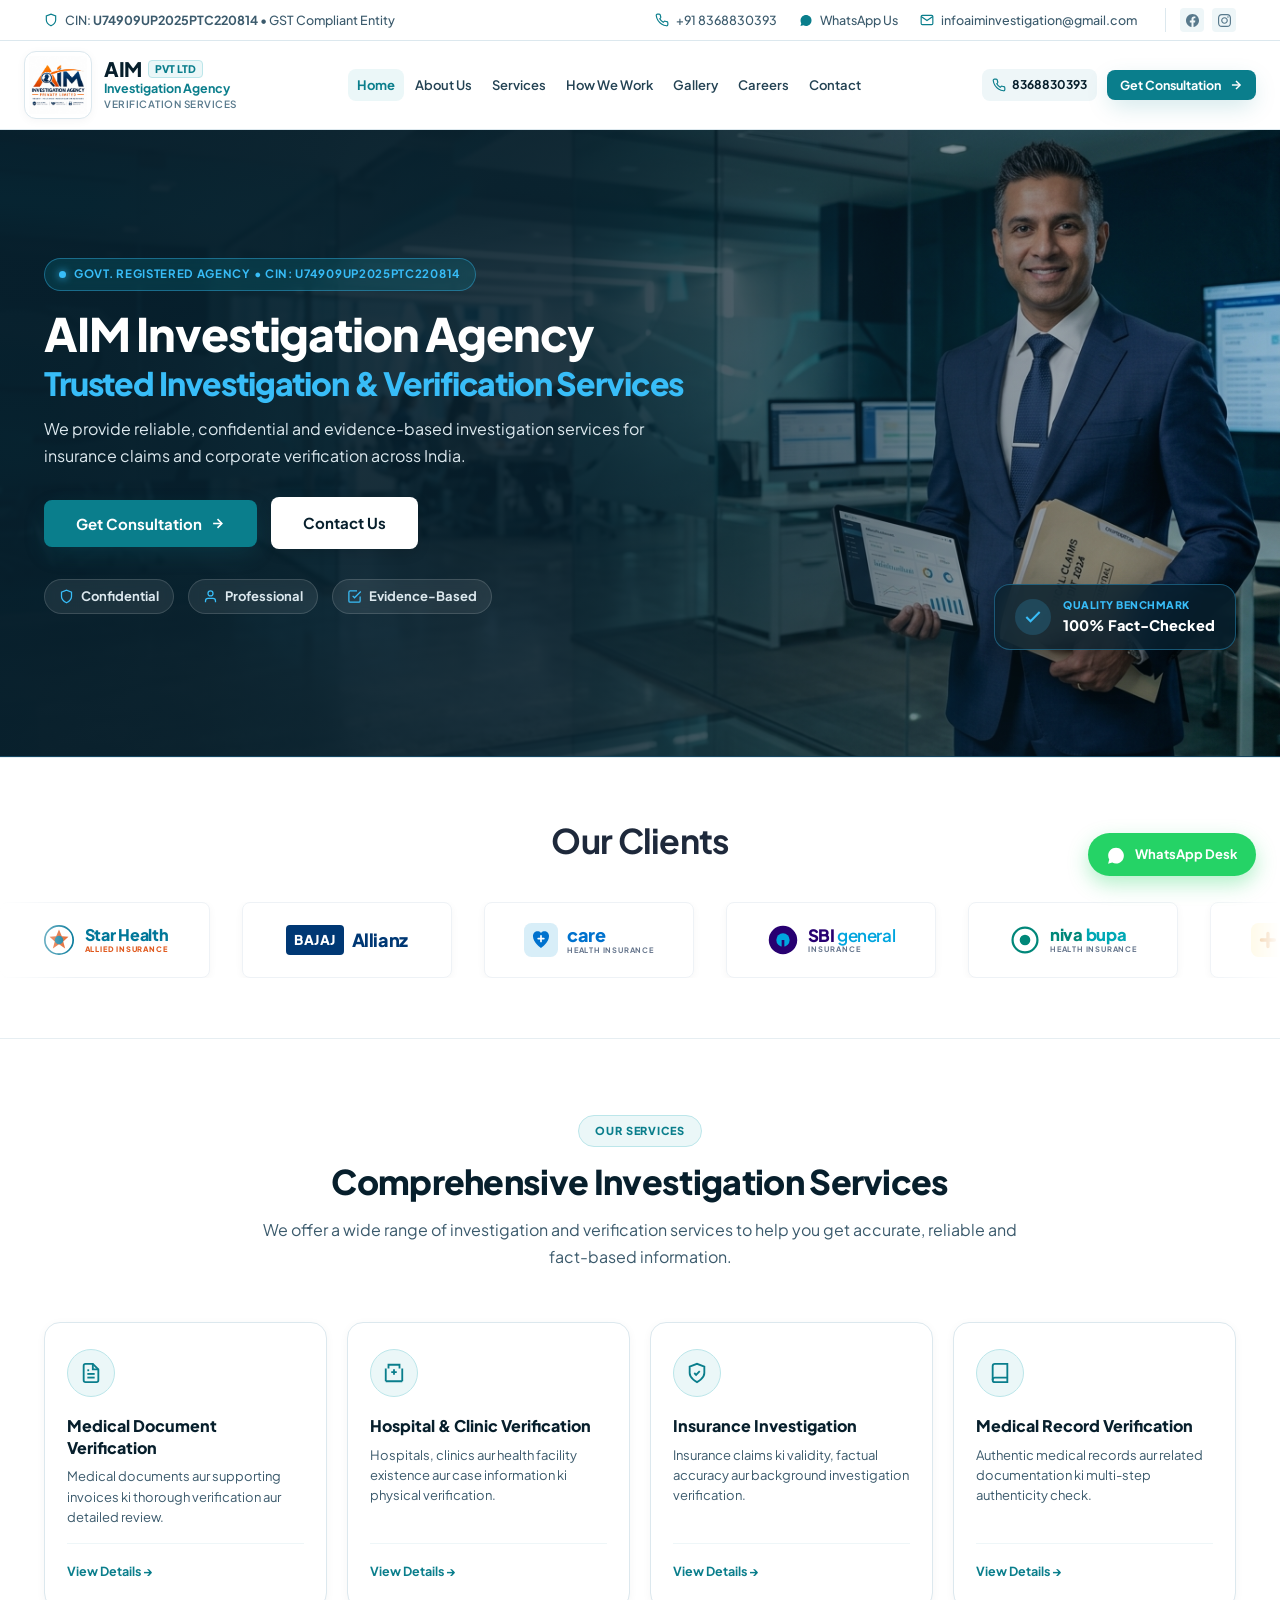
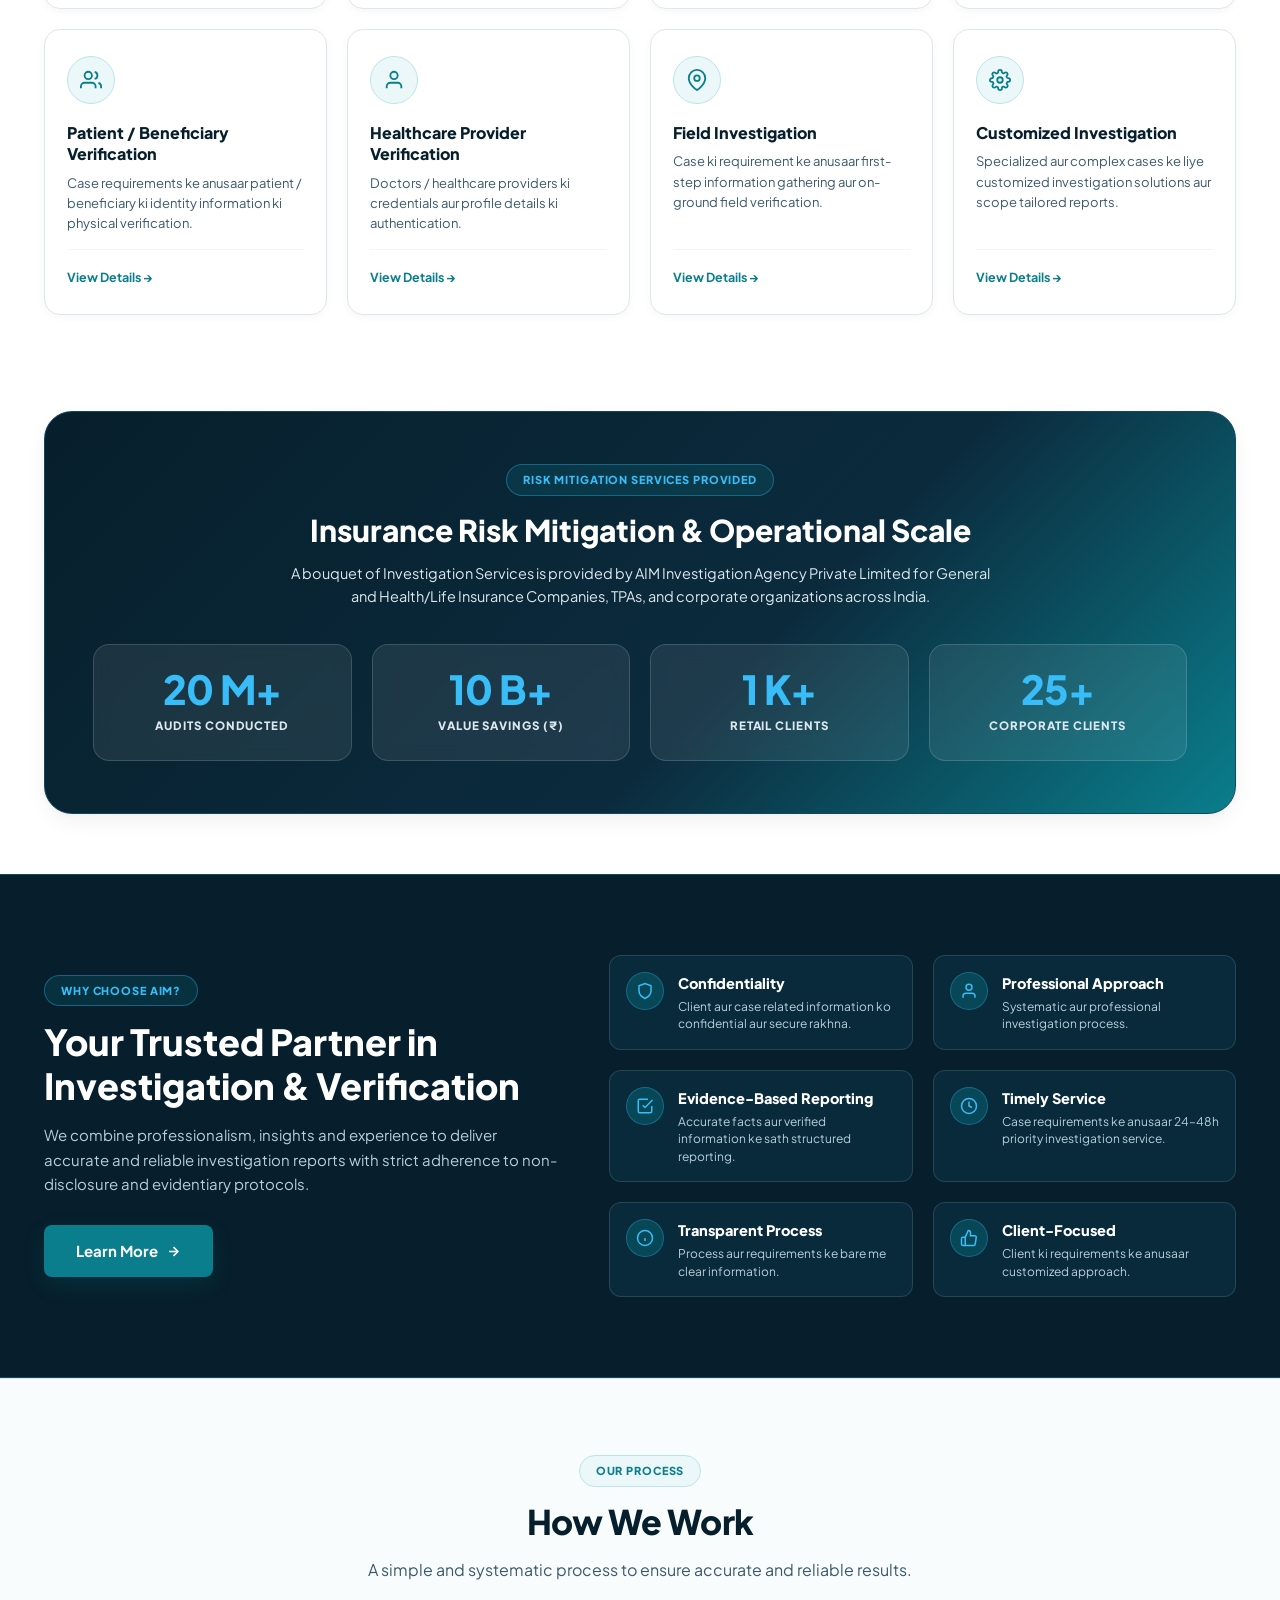
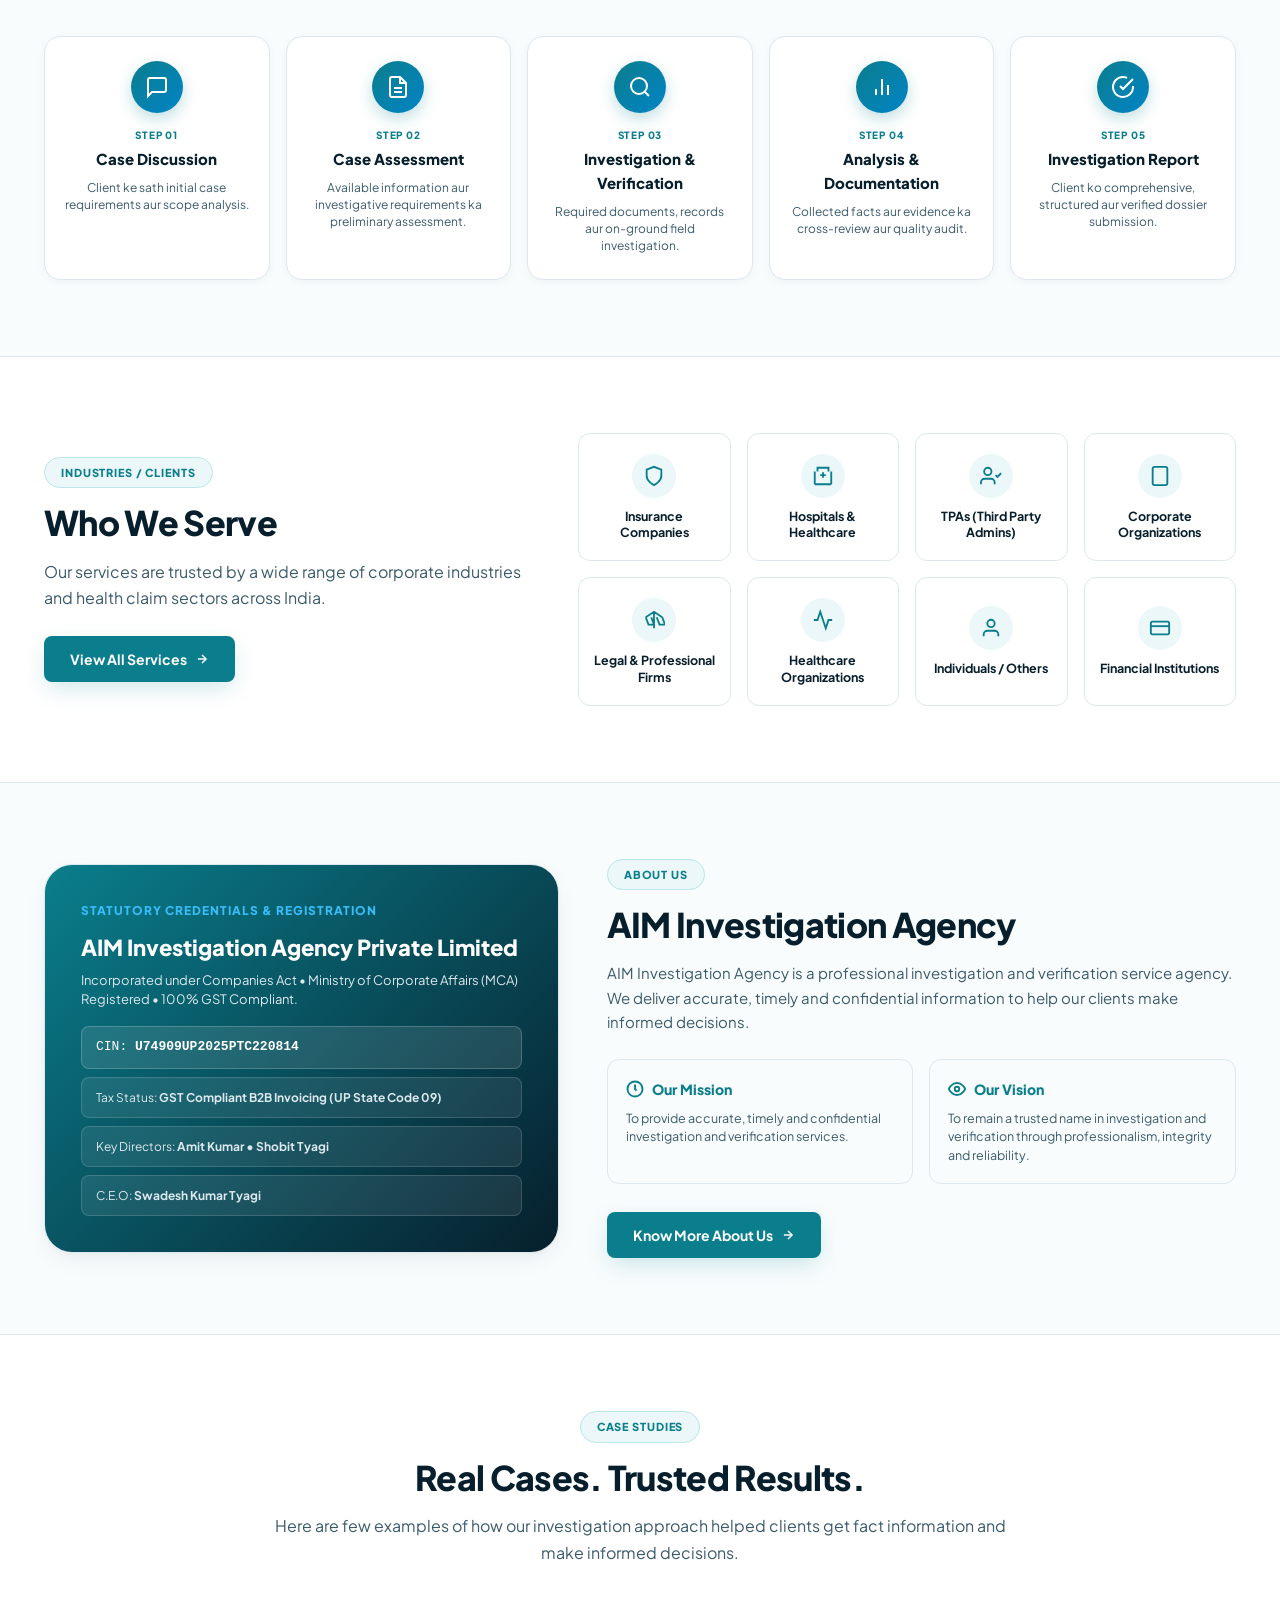
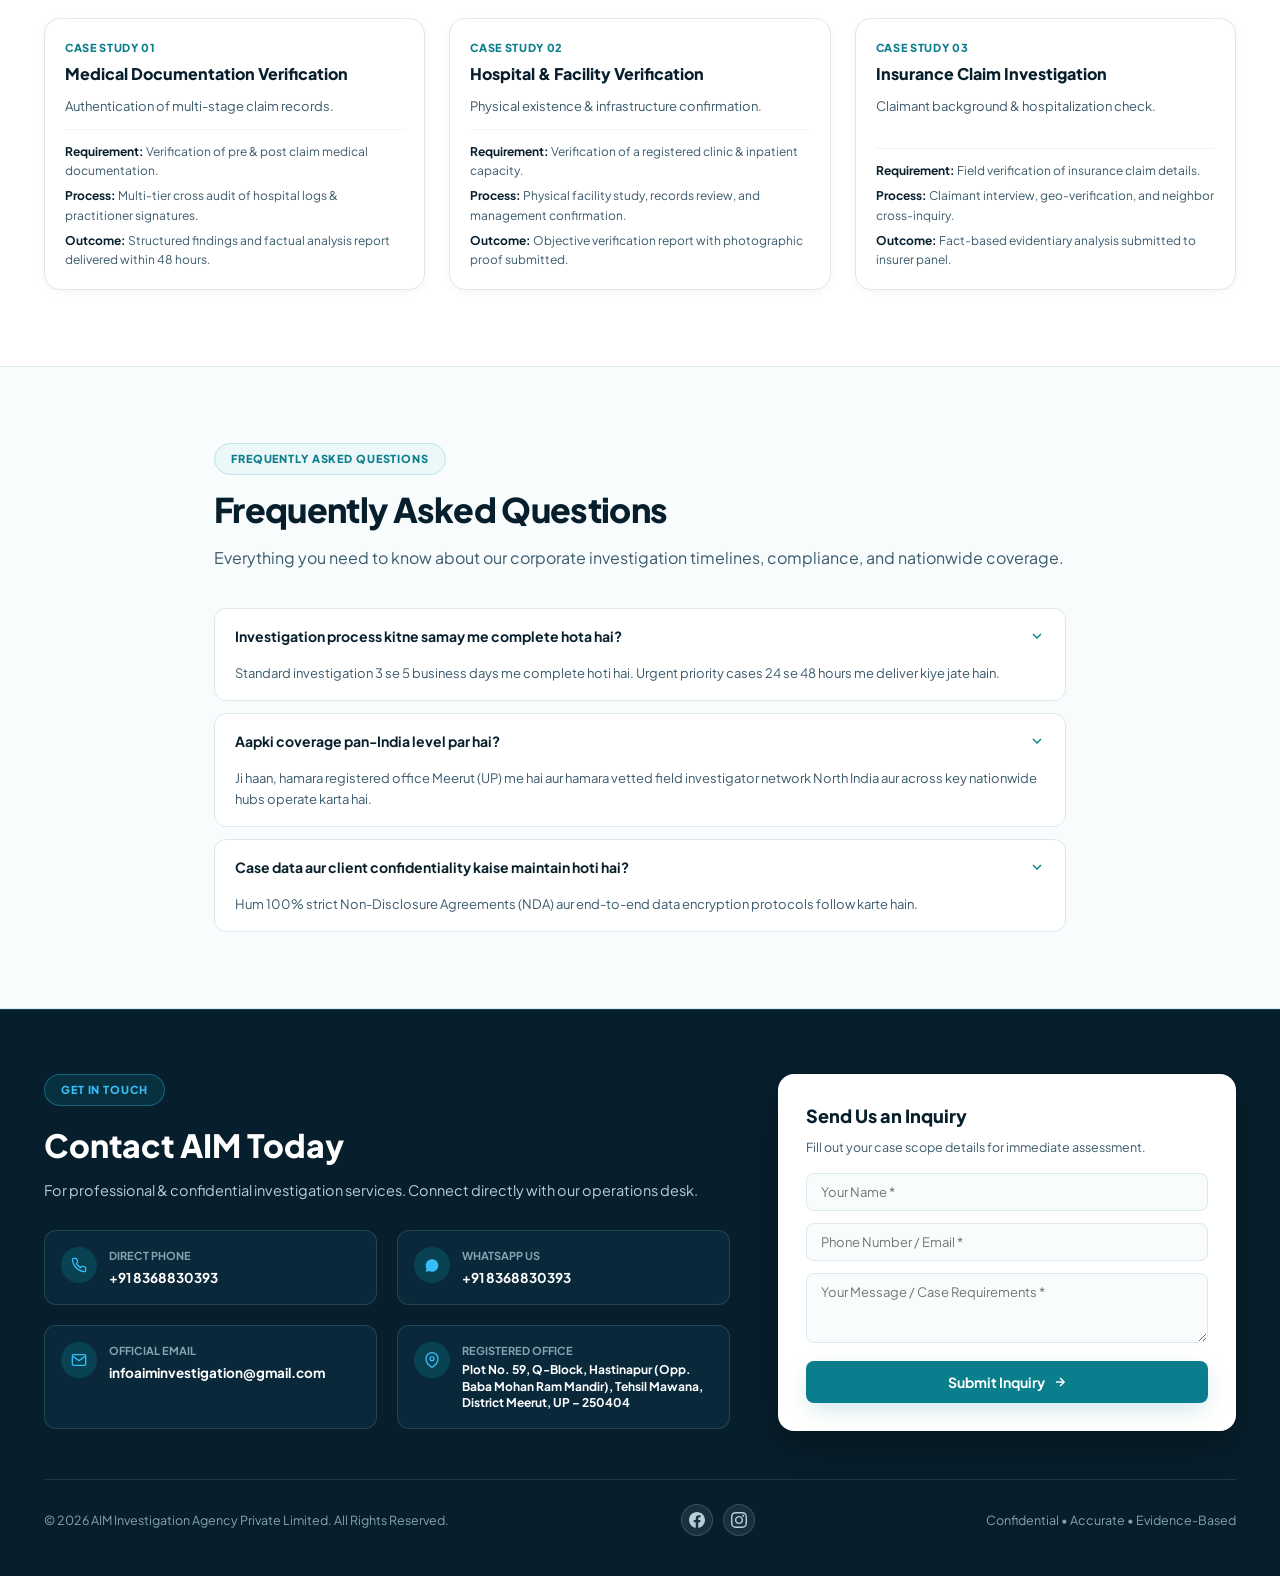
<file: index.html>
<!DOCTYPE html>
<html lang="en">
<head>
  <meta charset="UTF-8">
  <meta name="viewport" content="width=device-width, initial-scale=1.0">
  <title>AIM Investigation Agency | Trusted Investigation & Verification Services India</title>
  <meta name="description" content="AIM Investigation Agency Private Limited (CIN: U74909UP2025PTC220814) — Leading insurance claims investigation, hospital verification, claimant checks, and fraud detection services across India. Direct Desk: +91 8368830393.">
  <meta name="keywords" content="Insurance investigation services, claim fraud investigation India, claimant verification Meerut, hospital record verification, cashless claim audit, corporate fraud detection, AIM Investigation Agency Private Limited">
  <meta name="author" content="AIM Investigation Agency Private Limited">
  <meta name="publisher" content="AIM Investigation Agency Private Limited">
  <meta name="robots" content="index, follow, max-snippet:-1, max-image-preview:large, max-video-preview:-1">
  <meta name="theme-color" content="#071F2C">
  <link rel="canonical" href="https://aiminvestigation.in/">

  <!-- Local SEO & Geo Metadata -->
  <meta name="geo.region" content="IN-UP">
  <meta name="geo.placename" content="Meerut">
  <meta name="geo.position" content="29.1764;77.9942">
  <meta name="ICBM" content="29.1764, 77.9942">

  <!-- Open Graph / Facebook / LinkedIn -->
  <meta property="og:type" content="website">
  <meta property="og:site_name" content="AIM Investigation Agency Private Limited">
  <meta property="og:locale" content="en_IN">
  <meta property="og:url" content="https://aiminvestigation.in/">
  <meta property="og:title" content="AIM Investigation Agency | Trusted Investigation & Verification Services">
  <meta property="og:description" content="We provide reliable, confidential, and evidence-based investigation services for insurance claims, hospital verification, and fraud detection across India.">
  <meta property="og:image" content="https://aiminvestigation.in/assets/images/hero-banner.jpg">
  <meta property="og:image:width" content="1200">
  <meta property="og:image:height" content="630">
  <meta property="og:image:alt" content="AIM Investigation Agency Medical Claim Audit and Fraud Verification Specialists">

  <!-- Twitter Card -->
  <meta name="twitter:card" content="summary_large_image">
  <meta name="twitter:title" content="AIM Investigation Agency | Claims Verification & Investigation Services">
  <meta name="twitter:description" content="Evidence-based hospital record audits, claimant background checks, and fraud prevention across India.">
  <meta name="twitter:image" content="https://aiminvestigation.in/assets/images/hero-banner.jpg">

  <!-- Favicon & Web Manifest -->
  <link rel="icon" type="image/png" sizes="32x32" href="assets/images/favicon.png">
  <link rel="icon" type="image/png" sizes="16x16" href="assets/images/favicon.png">
  <link rel="shortcut icon" href="assets/images/favicon.png" type="image/png">
  <link rel="apple-touch-icon" sizes="180x180" href="assets/images/favicon.png">
  <link rel="manifest" href="site.webmanifest">

  <!-- Google Fonts: Plus Jakarta Sans -->
  <link rel="preconnect" href="https://fonts.googleapis.com">
  <link rel="preconnect" href="https://fonts.gstatic.com" crossorigin>
  <link href="https://fonts.googleapis.com/css2?family=Plus+Jakarta+Sans:wght@400;500;600;700;800;900&display=swap" rel="stylesheet">

  <!-- Main Stylesheet -->
  <link rel="stylesheet" href="assets/css/style.css">

  <!-- JSON-LD Structured Data: Organization & ProfessionalService -->
  <script type="application/ld+json">
  {
    "@context": "https://schema.org",
    "@graph": [
      {
        "@type": "Corporation",
        "@id": "https://aiminvestigation.in/#organization",
        "name": "AIM Investigation Agency Private Limited",
        "alternateName": ["AIM Investigation Agency", "AIM Agency"],
        "url": "https://aiminvestigation.in/",
        "logo": "https://aiminvestigation.in/assets/images/logo.png",
        "image": "https://aiminvestigation.in/assets/images/hero-banner.jpg",
        "description": "Government registered corporate investigation and evidence verification agency operating across India.",
        "telephone": "+918368830393",
        "email": "infoaiminvestigation@gmail.com",
        "address": {
          "@type": "PostalAddress",
          "streetAddress": "Plot No. 59, Q-Block, Hastinapur, Opposite Baba Mohan Ram Mandir, Tehsil Mawana",
          "addressLocality": "Meerut",
          "addressRegion": "Uttar Pradesh",
          "postalCode": "250404",
          "addressCountry": "IN"
        },
        "geo": {
          "@type": "GeoCoordinates",
          "latitude": 29.1764,
          "longitude": 77.9942
        },
        "founder": [
          {
            "@type": "Person",
            "name": "Amit Kumar",
            "jobTitle": "Director"
          },
          {
            "@type": "Person",
            "name": "Swadesh Kumar Tyagi",
            "jobTitle": "Chief Executive Officer"
          }
        ],
        "identifier": {
          "@type": "PropertyValue",
          "name": "Corporate Identification Number (CIN)",
          "value": "U74909UP2025PTC220814"
        },
        "taxID": "09AAKCA1234F1Z5",
        "priceRange": "$$",
        "openingHoursSpecification": {
          "@type": "OpeningHoursSpecification",
          "dayOfWeek": ["Monday", "Tuesday", "Wednesday", "Thursday", "Friday", "Saturday"],
          "opens": "09:00",
          "closes": "19:00"
        }
      },
      {
        "@type": "WebSite",
        "@id": "https://aiminvestigation.in/#website",
        "url": "https://aiminvestigation.in/",
        "name": "AIM Investigation Agency",
        "publisher": {
          "@id": "https://aiminvestigation.in/#organization"
        },
        "inLanguage": "en-IN"
      },
      {
        "@type": "FAQPage",
        "@id": "https://aiminvestigation.in/#faq",
        "mainEntity": [
          {
            "@type": "Question",
            "name": "What services does AIM Investigation Agency provide?",
            "acceptedAnswer": {
              "@type": "Answer",
              "text": "AIM Investigation Agency Private Limited provides comprehensive health insurance claims investigation, inpatient and outpatient hospital verification, claimant identity authentication, pre-existing disease (PED) records audit, cashless fraud mitigation, and legally admissible evidentiary reporting across India."
            }
          },
          {
            "@type": "Question",
            "name": "Is AIM Investigation Agency Private Limited a government registered entity?",
            "acceptedAnswer": {
              "@type": "Answer",
              "text": "Yes, AIM Investigation Agency Private Limited is incorporated under the Companies Act, 2013 with CIN: U74909UP2025PTC220814 and is a fully GST-compliant corporate entity based in Meerut, Uttar Pradesh."
            }
          },
          {
            "@type": "Question",
            "name": "How fast does AIM complete field investigations and verification reports?",
            "acceptedAnswer": {
              "@type": "Answer",
              "text": "Our typical turnaround time for local verification ranges from 24 to 72 hours, with rapid emergency turnaround available for critical cashless hospital authorization investigations."
            }
          },
          {
            "@type": "Question",
            "name": "How can insurance companies and TPAs initiate a case inquiry?",
            "acceptedAnswer": {
              "@type": "Answer",
              "text": "Corporate insurers and TPAs can contact our direct desk via phone at +91 8368830393, WhatsApp at +91 8368830393, or by emailing infoaiminvestigation@gmail.com."
            }
          }
        ]
      }
    ]
  }
  </script>
</head>
<body>

  <!-- Top Corporate Utility Bar -->
  <div class="top-bar">
    <div class="container top-bar-inner">
      <div class="top-bar-left">
        <div class="top-bar-item">
          <svg viewBox="0 0 24 24" fill="none" stroke="currentColor" stroke-width="2"><path d="M12 22s8-4 8-10V5l-8-3-8 3v7c0 6 8 10 8 10z"/></svg>
          <span>CIN: <strong>U74909UP2025PTC220814</strong> &bull; GST Compliant Entity</span>
        </div>
      </div>
      <div class="top-bar-right">
        <a href="tel:8368830393" class="top-bar-item">
          <svg viewBox="0 0 24 24" fill="none" stroke="currentColor" stroke-width="2"><path d="M22 16.92v3a2 2 0 0 1-2.18 2 19.79 19.79 0 0 1-8.63-3.07 19.5 19.5 0 0 1-6-6 19.79 19.79 0 0 1-3.07-8.67A2 2 0 0 1 4.11 2h3a2 2 0 0 1 2 1.72 12.84 12.84 0 0 0 .7 2.81 2 2 0 0 1-.45 2.11L8.09 9.91a16 16 0 0 0 6 6l1.27-1.27a2 2 0 0 1 2.11-.45 12.84 12.84 0 0 0 2.81.7A2 2 0 0 1 22 16.92z"/></svg>
          <span>+91 8368830393</span>
        </a>
        <a href="https://wa.me/918368830393?text=Hello%20AIM%20Investigation%20Agency%2C%20I%20would%20like%20to%20enquire%20about%20your%20services." target="_blank" rel="noopener noreferrer" class="top-bar-item">
          <svg viewBox="0 0 24 24" fill="currentColor"><path d="M12.031 6.172c-3.181 0-5.767 2.586-5.768 5.766-.001 1.298.38 2.27 1.019 3.287l-.711 2.598 2.664-.699c.971.53 1.954.821 2.796.821 3.18 0 5.767-2.587 5.768-5.766.001-3.182-2.585-5.807-5.768-5.807zm0 10.453c-.767 0-1.583-.223-2.316-.658l-.165-.099-1.722.451.46-1.678-.108-.172c-.49-.781-.749-1.688-.748-2.617 0-2.583 2.102-4.685 4.689-4.685 2.585 0 4.686 2.102 4.686 4.686 0 2.584-2.101 4.692-4.694 4.692zm6.671-10.453c-1.776-1.779-4.137-2.759-6.666-2.759-5.195 0-9.421 4.226-9.423 9.424 0 1.661.433 3.283 1.256 4.708l-1.334 4.872 4.986-1.307c1.373.749 2.923 1.144 4.512 1.145h.004c5.193 0 9.422-4.228 9.424-9.426 0-2.518-.981-4.88-2.759-6.657z"/></svg>
          <span>WhatsApp Us</span>
        </a>
        <a href="mailto:infoaiminvestigation@gmail.com" class="top-bar-item">
          <svg viewBox="0 0 24 24" fill="none" stroke="currentColor" stroke-width="2"><path d="M4 4h16c1.1 0 2 .9 2 2v12c0 1.1-.9 2-2 2H4c-1.1 0-2-.9-2-2V6c0-1.1.9-2 2-2z"/><polyline points="22,6 12,13 2,6"/></svg>
          <span>infoaiminvestigation@gmail.com</span>
        </a>
        <div class="top-bar-socials">
          <a href="https://www.facebook.com/" target="_blank" rel="noopener noreferrer" class="social-icon-link" aria-label="Facebook">
            <svg viewBox="0 0 24 24" width="13" height="13" fill="currentColor"><path d="M24 12.073c0-6.627-5.373-12-12-12s-12 5.373-12 12c0 5.99 4.388 10.954 10.125 11.854v-8.385H7.078v-3.47h3.047V9.43c0-3.007 1.792-4.669 4.533-4.669 1.312 0 2.686.235 2.686.235v2.953H15.83c-1.491 0-1.956.925-1.956 1.874v2.25h3.328l-.532 3.47h-2.796v8.385C19.612 23.027 24 18.062 24 12.073z"/></svg>
          </a>
          <a href="https://www.instagram.com/" target="_blank" rel="noopener noreferrer" class="social-icon-link" aria-label="Instagram">
            <svg viewBox="0 0 24 24" width="13" height="13" fill="currentColor"><path d="M12 2.163c3.204 0 3.584.012 4.85.07 3.252.148 4.771 1.691 4.919 4.919.058 1.265.069 1.645.069 4.849 0 3.205-.012 3.584-.069 4.849-.149 3.225-1.664 4.771-4.919 4.919-1.266.058-1.644.07-4.85.07-3.204 0-3.584-.012-4.849-.07-3.26-.149-4.771-1.699-4.919-4.92-.058-1.265-.07-1.644-.07-4.849 0-3.204.013-3.583.07-4.849.149-3.227 1.664-4.771 4.919-4.919 1.266-.057 1.645-.069 4.849-.069zm0-2.163c-3.259 0-3.667.014-4.947.072-4.358.2-6.78 2.618-6.98 6.98-.059 1.281-.073 1.689-.073 4.948 0 3.259.014 3.668.072 4.948.2 4.358 2.618 6.78 6.98 6.98 1.281.058 1.689.072 4.948.072 3.259 0 3.668-.014 4.948-.072 4.354-.2 6.782-2.618 6.979-6.98.059-1.28.073-1.689.073-4.948 0-3.259-.014-3.667-.072-4.947-.196-4.354-2.617-6.78-6.979-6.98-1.281-.059-1.69-.073-4.949-.073zm0 5.838c-3.403 0-6.162 2.759-6.162 6.162s2.759 6.163 6.162 6.163 6.162-2.759 6.162-6.163c0-3.403-2.759-6.162-6.162-6.162zm0 10.162c-2.209 0-4-1.79-4-4 0-2.209 1.791-4 4-4s4 1.791 4 4c0 2.21-1.791 4-4 4zm6.406-11.845c-.796 0-1.441.645-1.441 1.44s.645 1.44 1.441 1.44c.795 0 1.439-.645 1.439-1.44s-.644-1.44-1.439-1.44z"/></svg>
          </a>
        </div>
      </div>
    </div>
  </div>

  <!-- Main Sticky Header -->
  <header class="main-header">
    <div class="container nav-container">
      <a href="index.html" class="brand-logo" aria-label="AIM Investigation Agency Home">
        <div class="logo-icon-box">
          <img src="assets/images/logo.png" alt="AIM Investigation Agency Logo">
        </div>
        <div class="brand-text">
          <div class="brand-title-row">
            <span class="brand-title">AIM</span>
            <span class="brand-badge">Pvt Ltd</span>
          </div>
          <span class="brand-subtitle">Investigation Agency</span>
          <span class="brand-focus">Verification Services</span>
        </div>
      </a>

      <!-- Desktop Navigation -->
      <nav>
        <ul class="nav-menu">
          <li><a href="index.html" class="nav-link active">Home</a></li>
          <li><a href="about.html" class="nav-link">About Us</a></li>
          <li><a href="services.html" class="nav-link">Services</a></li>
          <li><a href="process.html" class="nav-link">How We Work</a></li>
          <li><a href="gallery.html" class="nav-link">Gallery</a></li>
          <li><a href="careers.html" class="nav-link">Careers</a></li>
          <li><a href="contact.html" class="nav-link">Contact</a></li>
        </ul>
      </nav>

      <!-- Right CTAs -->
      <div class="nav-actions">
        <a href="tel:8368830393" class="nav-phone-pill">
          <svg viewBox="0 0 24 24" fill="none" stroke="currentColor" stroke-width="2"><path d="M22 16.92v3a2 2 0 0 1-2.18 2 19.79 19.79 0 0 1-8.63-3.07 19.5 19.5 0 0 1-6-6 19.79 19.79 0 0 1-3.07-8.67A2 2 0 0 1 4.11 2h3a2 2 0 0 1 2 1.72 12.84 12.84 0 0 0 .7 2.81 2 2 0 0 1-.45 2.11L8.09 9.91a16 16 0 0 0 6 6l1.27-1.27a2 2 0 0 1 2.11-.45 12.84 12.84 0 0 0 2.81.7A2 2 0 0 1 22 16.92z"/></svg>
          <span>8368830393</span>
        </a>
        <button class="btn btn-primary btn-sm" data-open-modal>
          <span>Get Consultation</span>
          <svg width="14" height="14" viewBox="0 0 24 24" fill="none" stroke="currentColor" stroke-width="2.5"><line x1="5" y1="12" x2="19" y2="12"></line><polyline points="12 5 19 12 12 19"></polyline></svg>
        </button>
      </div>

      <!-- Mobile Hamburger Button -->
      <button class="mobile-toggle" id="mobileToggleBtn" aria-label="Toggle Navigation Menu" aria-expanded="false">
        <svg viewBox="0 0 24 24" fill="none" stroke="currentColor" stroke-width="2"><line x1="3" y1="12" x2="21" y2="12"></line><line x1="3" y1="6" x2="21" y2="6"></line><line x1="3" y1="18" x2="21" y2="18"></line></svg>
      </button>
    </div>

    <!-- Mobile Slide Drawer -->
    <div class="mobile-drawer" id="mobileDrawer">
      <ul class="mobile-menu-list">
        <li><a href="index.html" class="mobile-nav-link active">Home</a></li>
        <li><a href="about.html" class="mobile-nav-link">About Us</a></li>
        <li><a href="services.html" class="mobile-nav-link">Services</a></li>
        <li><a href="process.html" class="mobile-nav-link">How We Work</a></li>
        <li><a href="gallery.html" class="mobile-nav-link">Gallery</a></li>
        <li><a href="careers.html" class="mobile-nav-link">Careers</a></li>
        <li><a href="contact.html" class="mobile-nav-link">Contact</a></li>
      </ul>
      <div class="mobile-nav-actions">
        <button class="btn btn-primary" style="width:100%;" data-open-modal>Get Consultation</button>
        <a href="tel:8368830393" class="btn btn-outline" style="width:100%;">Call: 8368830393</a>
      </div>
    </div>
  </header>

  <!-- 1. HERO BANNER SECTION (Male Auditor Background Banner) -->
  <section class="hero-section">
    <div class="container">
      <div class="hero-grid">
        <div class="hero-content">
          <div class="hero-badge-pill">
            <span class="hero-badge-dot"></span>
            Govt. Registered Agency &bull; CIN: U74909UP2025PTC220814
          </div>
          <h1 class="hero-headline">
            AIM Investigation Agency
            <span class="highlight">Trusted Investigation &amp; Verification Services</span>
          </h1>
          <p class="hero-subheading">
            We provide reliable, confidential and evidence-based investigation services for insurance claims and corporate verification across India.
          </p>
          <div class="hero-cta-group">
            <button class="btn btn-primary btn-lg" data-open-modal>
              <span>Get Consultation</span>
              <svg width="15" height="15" viewBox="0 0 24 24" fill="none" stroke="currentColor" stroke-width="2.5"><line x1="5" y1="12" x2="19" y2="12"></line><polyline points="12 5 19 12 12 19"></polyline></svg>
            </button>
            <a href="contact.html" class="btn btn-white btn-lg">Contact Us</a>
          </div>
          <div class="hero-trust-pills">
            <div class="hero-trust-item">
              <svg viewBox="0 0 24 24" fill="none" stroke="currentColor" stroke-width="2"><path d="M12 22s8-4 8-10V5l-8-3-8 3v7c0 6 8 10 8 10z"/></svg>
              <span>Confidential</span>
            </div>
            <div class="hero-trust-item">
              <svg viewBox="0 0 24 24" fill="none" stroke="currentColor" stroke-width="2"><path d="M20 21v-2a4 4 0 0 0-4-4H8a4 4 0 0 0-4 4v2"></path><circle cx="12" cy="7" r="4"></circle></svg>
              <span>Professional</span>
            </div>
            <div class="hero-trust-item">
              <svg viewBox="0 0 24 24" fill="none" stroke="currentColor" stroke-width="2"><polyline points="9 11 12 14 22 4"></polyline><path d="M21 12v7a2 2 0 0 1-2 2H5a2 2 0 0 1-2-2V5a2 2 0 0 1 2-2h11"></path></svg>
              <span>Evidence-Based</span>
            </div>
          </div>
        </div>

        <div class="hero-floating-glass-pill">
          <div class="badge-icon">
            <svg viewBox="0 0 24 24" width="20" height="20" fill="none" stroke="currentColor" stroke-width="2.5"><polyline points="20 6 9 17 4 12"></polyline></svg>
          </div>
          <div>
            <div class="badge-text-top">Quality Benchmark</div>
            <div class="badge-text-main">100% Fact-Checked</div>
          </div>
        </div>
      </div>
    </div>
  </section>

  <!-- 1.5 OUR CLIENTS MOVING MARQUEE (Moving Left to Right) -->
  <section class="clients-marquee-section" aria-label="Our Clients">
    <div class="container">
      <h2 class="clients-marquee-title">Our Clients</h2>
    </div>

    <div class="clients-marquee-wrap">
      <div class="clients-marquee-row">
        <!-- FIRST SET OF LOGOS -->
        <div class="clients-marquee-track">
          <!-- 1. Star Health -->
          <div class="client-logo-card" title="Star Health and Allied Insurance">
            <div style="display:flex; align-items:center; gap:9px;">
              <svg width="34" height="34" viewBox="0 0 36 36" fill="none">
                <circle cx="18" cy="18" r="15" stroke="#007799" stroke-width="1.8" fill="#FFFFFF"/>
                <polygon points="18,7 21,14 28,14.5 22.5,19.5 24.5,27 18,22.5 11.5,27 13.5,19.5 8,14.5 15,14" fill="#E05A1F"/>
                <circle cx="18" cy="18" r="4.5" fill="#007799"/>
              </svg>
              <div style="text-align:left; line-height:1.15;">
                <div style="font-size:16px; font-weight:800; color:#007799; letter-spacing:-0.3px;">Star Health</div>
                <div style="font-size:7.5px; font-weight:800; color:#E05A1F; letter-spacing:0.8px; text-transform:uppercase;">ALLIED INSURANCE</div>
              </div>
            </div>
          </div>

          <!-- 2. Bajaj Allianz -->
          <div class="client-logo-card" title="Bajaj Allianz General Insurance">
            <div style="display:flex; align-items:center; gap:8px;">
              <div style="background:#003874; color:#FFFFFF; font-size:13.5px; font-weight:900; padding:4px 8px; border-radius:4px; letter-spacing:0.5px; font-family:inherit;">
                BAJAJ
              </div>
              <div style="color:#003874; font-size:18px; font-weight:800; letter-spacing:-0.4px;">
                Allianz
              </div>
            </div>
          </div>

          <!-- 3. Care Health Insurance -->
          <div class="client-logo-card" title="Care Health Insurance">
            <div style="display:flex; align-items:center; gap:9px;">
              <svg width="34" height="34" viewBox="0 0 36 36" fill="none">
                <rect width="36" height="36" rx="8" fill="#D8EEF8"/>
                <path d="M18 10.5C14.5 7 9.5 9.5 9.5 14C9.5 20.5 18 26.5 18 26.5C18 26.5 26.5 20.5 26.5 14C26.5 9.5 21.5 7 18 10.5Z" fill="#0072CE"/>
                <path d="M18 13.5V19.5M15 16.5H21" stroke="#FFFFFF" stroke-width="1.8" stroke-linecap="round"/>
              </svg>
              <div style="text-align:left; line-height:1.15;">
                <div style="font-size:18px; font-weight:800; color:#0072CE; letter-spacing:-0.3px;">care</div>
                <div style="font-size:7.5px; font-weight:700; color:#64748B; letter-spacing:0.8px; text-transform:uppercase;">HEALTH INSURANCE</div>
              </div>
            </div>
          </div>

          <!-- 4. SBI General Insurance -->
          <div class="client-logo-card" title="SBI General Insurance">
            <div style="display:flex; align-items:center; gap:9px;">
              <svg width="32" height="32" viewBox="0 0 36 36" fill="none">
                <circle cx="18" cy="18" r="16" fill="#280071"/>
                <circle cx="18" cy="18" r="7.5" fill="#00A5DF"/>
                <rect x="16.5" y="18" width="3" height="10" fill="#280071"/>
              </svg>
              <div style="text-align:left; line-height:1.15;">
                <div style="font-size:17px; font-weight:900; color:#280071; letter-spacing:-0.4px;">SBI <span style="color:#00A5DF; font-weight:600;">general</span></div>
                <div style="font-size:7.5px; font-weight:700; color:#64748B; letter-spacing:1px; text-transform:uppercase;">INSURANCE</div>
              </div>
            </div>
          </div>

          <!-- 5. Niva Bupa Health Insurance -->
          <div class="client-logo-card" title="Niva Bupa Health Insurance">
            <div style="display:flex; align-items:center; gap:9px;">
              <svg width="32" height="32" viewBox="0 0 36 36" fill="none">
                <circle cx="18" cy="18" r="14" stroke="#008779" stroke-width="2.5" fill="none"/>
                <circle cx="18" cy="18" r="6" fill="#008779"/>
              </svg>
              <div style="text-align:left; line-height:1.15;">
                <div style="font-size:16.5px; font-weight:900; color:#008779; letter-spacing:-0.3px;">niva <span style="color:#00A8B5;">bupa</span></div>
                <div style="font-size:7.5px; font-weight:700; color:#64748B; letter-spacing:0.8px; text-transform:uppercase;">HEALTH INSURANCE</div>
              </div>
            </div>
          </div>

          <!-- 6. MediAssist Insurance TPA -->
          <div class="client-logo-card" title="Medi Assist Insurance TPA">
            <div style="display:flex; align-items:center; gap:9px;">
              <svg width="34" height="34" viewBox="0 0 36 36" fill="none">
                <rect width="36" height="36" rx="8" fill="#FEF3C7"/>
                <path d="M18 11V25M11 18H25" stroke="#D97706" stroke-width="3.5" stroke-linecap="round"/>
              </svg>
              <div style="text-align:left; line-height:1.15;">
                <div style="font-size:16px; font-weight:800; color:#1E293B; letter-spacing:-0.2px;">Medi<span style="color:#D97706;">Assist</span></div>
                <div style="font-size:7.5px; font-weight:800; color:#64748B; letter-spacing:1px; text-transform:uppercase;">INSURANCE TPA</div>
              </div>
            </div>
          </div>
        </div>

        <!-- DUPLICATE SET OF LOGOS FOR SEAMLESS INFINITE LOOP -->
        <div class="clients-marquee-track" aria-hidden="true">
          <!-- 1. Star Health -->
          <div class="client-logo-card" title="Star Health and Allied Insurance">
            <div style="display:flex; align-items:center; gap:9px;">
              <svg width="34" height="34" viewBox="0 0 36 36" fill="none">
                <circle cx="18" cy="18" r="15" stroke="#007799" stroke-width="1.8" fill="#FFFFFF"/>
                <polygon points="18,7 21,14 28,14.5 22.5,19.5 24.5,27 18,22.5 11.5,27 13.5,19.5 8,14.5 15,14" fill="#E05A1F"/>
                <circle cx="18" cy="18" r="4.5" fill="#007799"/>
              </svg>
              <div style="text-align:left; line-height:1.15;">
                <div style="font-size:16px; font-weight:800; color:#007799; letter-spacing:-0.3px;">Star Health</div>
                <div style="font-size:7.5px; font-weight:800; color:#E05A1F; letter-spacing:0.8px; text-transform:uppercase;">ALLIED INSURANCE</div>
              </div>
            </div>
          </div>

          <!-- 2. Bajaj Allianz -->
          <div class="client-logo-card" title="Bajaj Allianz General Insurance">
            <div style="display:flex; align-items:center; gap:8px;">
              <div style="background:#003874; color:#FFFFFF; font-size:13.5px; font-weight:900; padding:4px 8px; border-radius:4px; letter-spacing:0.5px; font-family:inherit;">
                BAJAJ
              </div>
              <div style="color:#003874; font-size:18px; font-weight:800; letter-spacing:-0.4px;">
                Allianz
              </div>
            </div>
          </div>

          <!-- 3. Care Health Insurance -->
          <div class="client-logo-card" title="Care Health Insurance">
            <div style="display:flex; align-items:center; gap:9px;">
              <svg width="34" height="34" viewBox="0 0 36 36" fill="none">
                <rect width="36" height="36" rx="8" fill="#D8EEF8"/>
                <path d="M18 10.5C14.5 7 9.5 9.5 9.5 14C9.5 20.5 18 26.5 18 26.5C18 26.5 26.5 20.5 26.5 14C26.5 9.5 21.5 7 18 10.5Z" fill="#0072CE"/>
                <path d="M18 13.5V19.5M15 16.5H21" stroke="#FFFFFF" stroke-width="1.8" stroke-linecap="round"/>
              </svg>
              <div style="text-align:left; line-height:1.15;">
                <div style="font-size:18px; font-weight:800; color:#0072CE; letter-spacing:-0.3px;">care</div>
                <div style="font-size:7.5px; font-weight:700; color:#64748B; letter-spacing:0.8px; text-transform:uppercase;">HEALTH INSURANCE</div>
              </div>
            </div>
          </div>

          <!-- 4. SBI General Insurance -->
          <div class="client-logo-card" title="SBI General Insurance">
            <div style="display:flex; align-items:center; gap:9px;">
              <svg width="32" height="32" viewBox="0 0 36 36" fill="none">
                <circle cx="18" cy="18" r="16" fill="#280071"/>
                <circle cx="18" cy="18" r="7.5" fill="#00A5DF"/>
                <rect x="16.5" y="18" width="3" height="10" fill="#280071"/>
              </svg>
              <div style="text-align:left; line-height:1.15;">
                <div style="font-size:17px; font-weight:900; color:#280071; letter-spacing:-0.4px;">SBI <span style="color:#00A5DF; font-weight:600;">general</span></div>
                <div style="font-size:7.5px; font-weight:700; color:#64748B; letter-spacing:1px; text-transform:uppercase;">INSURANCE</div>
              </div>
            </div>
          </div>

          <!-- 5. Niva Bupa Health Insurance -->
          <div class="client-logo-card" title="Niva Bupa Health Insurance">
            <div style="display:flex; align-items:center; gap:9px;">
              <svg width="32" height="32" viewBox="0 0 36 36" fill="none">
                <circle cx="18" cy="18" r="14" stroke="#008779" stroke-width="2.5" fill="none"/>
                <circle cx="18" cy="18" r="6" fill="#008779"/>
              </svg>
              <div style="text-align:left; line-height:1.15;">
                <div style="font-size:16.5px; font-weight:900; color:#008779; letter-spacing:-0.3px;">niva <span style="color:#00A8B5;">bupa</span></div>
                <div style="font-size:7.5px; font-weight:700; color:#64748B; letter-spacing:0.8px; text-transform:uppercase;">HEALTH INSURANCE</div>
              </div>
            </div>
          </div>

          <!-- 6. MediAssist Insurance TPA -->
          <div class="client-logo-card" title="Medi Assist Insurance TPA">
            <div style="display:flex; align-items:center; gap:9px;">
              <svg width="34" height="34" viewBox="0 0 36 36" fill="none">
                <rect width="36" height="36" rx="8" fill="#FEF3C7"/>
                <path d="M18 11V25M11 18H25" stroke="#D97706" stroke-width="3.5" stroke-linecap="round"/>
              </svg>
              <div style="text-align:left; line-height:1.15;">
                <div style="font-size:16px; font-weight:800; color:#1E293B; letter-spacing:-0.2px;">Medi<span style="color:#D97706;">Assist</span></div>
                <div style="font-size:7.5px; font-weight:800; color:#64748B; letter-spacing:1px; text-transform:uppercase;">INSURANCE TPA</div>
              </div>
            </div>
          </div>
        </div>
      </div>
    </div>
  </section>

  <!-- 2. OUR SERVICES (8 Grid Cards) -->
  <section class="section" id="services">
    <div class="container">
      <div class="section-header">
        <span class="section-badge">OUR SERVICES</span>
        <h2 class="section-title">Comprehensive Investigation Services</h2>
        <p class="section-subtitle">We offer a wide range of investigation and verification services to help you get accurate, reliable and fact-based information.</p>
      </div>

      <div class="services-grid">
        <!-- 1. Medical Document Verification -->
        <div class="service-card">
          <div>
            <div class="service-icon-box">
              <svg viewBox="0 0 24 24" fill="none" stroke="currentColor" stroke-width="2"><path d="M14 2H6a2 2 0 0 0-2 2v16a2 2 0 0 0 2 2h12a2 2 0 0 0 2-2V8z"></path><polyline points="14 2 14 8 20 8"></polyline><line x1="16" y1="13" x2="8" y2="13"></line><line x1="16" y1="17" x2="8" y2="17"></line><polyline points="10 9 9 9 8 9"></polyline></svg>
            </div>
            <h3 class="service-card-title">Medical Document Verification</h3>
            <p class="service-card-desc">Medical documents aur supporting invoices ki thorough verification aur detailed review.</p>
          </div>
          <div class="service-card-bottom">
            <a href="services.html#medical-document" class="service-link">View Details &rarr;</a>
          </div>
        </div>

        <!-- 2. Hospital & Clinic Verification -->
        <div class="service-card">
          <div>
            <div class="service-icon-box">
              <svg viewBox="0 0 24 24" fill="none" stroke="currentColor" stroke-width="2"><path d="M3 21h18M3 7v14M21 7v14M6 7V3h12v4M9 11h6M12 8v6"/></svg>
            </div>
            <h3 class="service-card-title">Hospital &amp; Clinic Verification</h3>
            <p class="service-card-desc">Hospitals, clinics aur health facility existence aur case information ki physical verification.</p>
          </div>
          <div class="service-card-bottom">
            <a href="services.html#hospital-verification" class="service-link">View Details &rarr;</a>
          </div>
        </div>

        <!-- 3. Insurance Investigation -->
        <div class="service-card">
          <div>
            <div class="service-icon-box">
              <svg viewBox="0 0 24 24" fill="none" stroke="currentColor" stroke-width="2"><path d="M12 22s8-4 8-10V5l-8-3-8 3v7c0 6 8 10 8 10z"/><polyline points="9 12 11 14 15 10"/></svg>
            </div>
            <h3 class="service-card-title">Insurance Investigation</h3>
            <p class="service-card-desc">Insurance claims ki validity, factual accuracy aur background investigation verification.</p>
          </div>
          <div class="service-card-bottom">
            <a href="services.html#health-insurance" class="service-link">View Details &rarr;</a>
          </div>
        </div>

        <!-- 4. Medical Record Verification -->
        <div class="service-card">
          <div>
            <div class="service-icon-box">
              <svg viewBox="0 0 24 24" fill="none" stroke="currentColor" stroke-width="2"><path d="M4 19.5A2.5 2.5 0 0 1 6.5 17H20"></path><path d="M6.5 2H20v20H6.5A2.5 2.5 0 0 1 4 19.5v-15A2.5 2.5 0 0 1 6.5 2z"></path></svg>
            </div>
            <h3 class="service-card-title">Medical Record Verification</h3>
            <p class="service-card-desc">Authentic medical records aur related documentation ki multi-step authenticity check.</p>
          </div>
          <div class="service-card-bottom">
            <a href="services.html#document-verification" class="service-link">View Details &rarr;</a>
          </div>
        </div>

        <!-- 5. Patient / Beneficiary Verification -->
        <div class="service-card">
          <div>
            <div class="service-icon-box">
              <svg viewBox="0 0 24 24" fill="none" stroke="currentColor" stroke-width="2"><path d="M17 21v-2a4 4 0 0 0-4-4H5a4 4 0 0 0-4 4v2"></path><circle cx="9" cy="7" r="4"></circle><path d="M23 21v-2a4 4 0 0 0-3-3.87"></path><path d="M16 3.13a4 4 0 0 1 0 7.75"></path></svg>
            </div>
            <h3 class="service-card-title">Patient / Beneficiary Verification</h3>
            <p class="service-card-desc">Case requirements ke anusaar patient / beneficiary ki identity information ki physical verification.</p>
          </div>
          <div class="service-card-bottom">
            <a href="services.html#claimant-verification" class="service-link">View Details &rarr;</a>
          </div>
        </div>

        <!-- 6. Healthcare Provider Verification -->
        <div class="service-card">
          <div>
            <div class="service-icon-box">
              <svg viewBox="0 0 24 24" fill="none" stroke="currentColor" stroke-width="2"><path d="M20 21v-2a4 4 0 0 0-4-4H8a4 4 0 0 0-4 4v2"></path><circle cx="12" cy="7" r="4"></circle></svg>
            </div>
            <h3 class="service-card-title">Healthcare Provider Verification</h3>
            <p class="service-card-desc">Doctors / healthcare providers ki credentials aur profile details ki authentication.</p>
          </div>
          <div class="service-card-bottom">
            <a href="services.html#provider-verification" class="service-link">View Details &rarr;</a>
          </div>
        </div>

        <!-- 7. Field Investigation -->
        <div class="service-card">
          <div>
            <div class="service-icon-box">
              <svg viewBox="0 0 24 24" fill="none" stroke="currentColor" stroke-width="2"><path d="M21 10c0 7-9 13-9 13s-9-6-9-13a9 9 0 0 1 18 0z"/><circle cx="12" cy="10" r="3"/></svg>
            </div>
            <h3 class="service-card-title">Field Investigation</h3>
            <p class="service-card-desc">Case ki requirement ke anusaar first-step information gathering aur on-ground field verification.</p>
          </div>
          <div class="service-card-bottom">
            <a href="services.html#field-investigation" class="service-link">View Details &rarr;</a>
          </div>
        </div>

        <!-- 8. Customized Investigation -->
        <div class="service-card">
          <div>
            <div class="service-icon-box">
              <svg viewBox="0 0 24 24" fill="none" stroke="currentColor" stroke-width="2"><circle cx="12" cy="12" r="3"></circle><path d="M19.4 15a1.65 1.65 0 0 0 .33 1.82l.06.06a2 2 0 0 1 0 2.83 2 2 0 0 1-2.83 0l-.06-.06a1.65 1.65 0 0 0-1.82-.33 1.65 1.65 0 0 0-1 1.51V21a2 2 0 0 1-2 2 2 2 0 0 1-2-2v-.09A1.65 1.65 0 0 0 9 19.4a1.65 1.65 0 0 0-1.82.33l-.06.06a2 2 0 0 1-2.83 0 2 2 0 0 1 0-2.83l.06-.06a1.65 1.65 0 0 0 .33-1.82 1.65 1.65 0 0 0-1.51-1H3a2 2 0 0 1-2-2 2 2 0 0 1 2-2h.09A1.65 1.65 0 0 0 4.6 9a1.65 1.65 0 0 0-.33-1.82l-.06-.06a2 2 0 0 1 0-2.83 2 2 0 0 1 2.83 0l.06.06a1.65 1.65 0 0 0 1.82.33H9a1.65 1.65 0 0 0 1-1.51V3a2 2 0 0 1 2-2 2 2 0 0 1 2 2v.09a1.65 1.65 0 0 0 1 1.51 1.65 1.65 0 0 0 1.82-.33l.06-.06a2 2 0 0 1 2.83 0 2 2 0 0 1 0 2.83l-.06.06a1.65 1.65 0 0 0-.33 1.82V9a1.65 1.65 0 0 0 1.51 1H21a2 2 0 0 1 2 2 2 2 0 0 1-2 2h-.09a1.65 1.65 0 0 0-1.51 1z"></path></svg>
            </div>
            <h3 class="service-card-title">Customized Investigation</h3>
            <p class="service-card-desc">Specialized aur complex cases ke liye customized investigation solutions aur scope tailored reports.</p>
          </div>
          <div class="service-card-bottom">
            <a href="services.html#customized" class="service-link">View Details &rarr;</a>
          </div>
        </div>
      </div>
    </div>
  </section>

  <!-- RISK MITIGATION SERVICES & AUDIT STATS (Reference Image Match) -->
  <section class="section" style="padding-top:0; padding-bottom:40px;">
    <div class="container">
      <div class="risk-stats-box">
        <div class="risk-stats-header">
          <span class="section-badge dark" style="margin-bottom:10px;">RISK MITIGATION SERVICES PROVIDED</span>
          <h2 style="font-size:30px; font-weight:900; color:#FFF; margin-bottom:8px;">Insurance Risk Mitigation &amp; Operational Scale</h2>
          <p style="color:var(--slate-200); font-size:14.5px; margin-bottom:0;">
            A bouquet of Investigation Services is provided by AIM Investigation Agency Private Limited for General and Health/Life Insurance Companies, TPAs, and corporate organizations across India.
          </p>
        </div>

        <div class="risk-stats-grid">
          <div class="risk-stat-card">
            <div class="risk-stat-num">20 M+</div>
            <div class="risk-stat-label">Audits Conducted</div>
          </div>
          <div class="risk-stat-card">
            <div class="risk-stat-num">10 B+</div>
            <div class="risk-stat-label">Value Savings (₹)</div>
          </div>
          <div class="risk-stat-card">
            <div class="risk-stat-num">1 K+</div>
            <div class="risk-stat-label">Retail Clients</div>
          </div>
          <div class="risk-stat-card">
            <div class="risk-stat-num">25+</div>
            <div class="risk-stat-label">Corporate Clients</div>
          </div>
        </div>
      </div>
    </div>
  </section>

  <!-- 3. WHY CHOOSE AIM? (Dark Petrol Theme Section) -->
  <section class="why-choose-section" id="why-choose">
    <div class="container">
      <div class="why-choose-grid">
        <div class="why-choose-left">
          <span class="section-badge dark">WHY CHOOSE AIM?</span>
          <h2>Your Trusted Partner in Investigation &amp; Verification</h2>
          <p>We combine professionalism, insights and experience to deliver accurate and reliable investigation reports with strict adherence to non-disclosure and evidentiary protocols.</p>
          <a href="about.html" class="btn btn-primary btn-lg">
            <span>Learn More</span>
            <svg width="15" height="15" viewBox="0 0 24 24" fill="none" stroke="currentColor" stroke-width="2.5"><line x1="5" y1="12" x2="19" y2="12"></line><polyline points="12 5 19 12 12 19"></polyline></svg>
          </a>
        </div>

        <div class="features-2col-grid">
          <!-- 1. Confidentiality -->
          <div class="feature-pill-item">
            <div class="feature-pill-icon">
              <svg viewBox="0 0 24 24" fill="none" stroke="currentColor" stroke-width="2"><path d="M12 22s8-4 8-10V5l-8-3-8 3v7c0 6 8 10 8 10z"/></svg>
            </div>
            <div>
              <div class="feature-pill-title">Confidentiality</div>
              <div class="feature-pill-desc">Client aur case related information ko confidential aur secure rakhna.</div>
            </div>
          </div>

          <!-- 2. Professional Approach -->
          <div class="feature-pill-item">
            <div class="feature-pill-icon">
              <svg viewBox="0 0 24 24" fill="none" stroke="currentColor" stroke-width="2"><path d="M20 21v-2a4 4 0 0 0-4-4H8a4 4 0 0 0-4 4v2"></path><circle cx="12" cy="7" r="4"></circle></svg>
            </div>
            <div>
              <div class="feature-pill-title">Professional Approach</div>
              <div class="feature-pill-desc">Systematic aur professional investigation process.</div>
            </div>
          </div>

          <!-- 3. Evidence-Based Reporting -->
          <div class="feature-pill-item">
            <div class="feature-pill-icon">
              <svg viewBox="0 0 24 24" fill="none" stroke="currentColor" stroke-width="2"><polyline points="9 11 12 14 22 4"></polyline><path d="M21 12v7a2 2 0 0 1-2 2H5a2 2 0 0 1-2-2V5a2 2 0 0 1 2-2h11"></path></svg>
            </div>
            <div>
              <div class="feature-pill-title">Evidence-Based Reporting</div>
              <div class="feature-pill-desc">Accurate facts aur verified information ke sath structured reporting.</div>
            </div>
          </div>

          <!-- 4. Timely Service -->
          <div class="feature-pill-item">
            <div class="feature-pill-icon">
              <svg viewBox="0 0 24 24" fill="none" stroke="currentColor" stroke-width="2"><circle cx="12" cy="12" r="10"></circle><polyline points="12 6 12 12 16 14"></polyline></svg>
            </div>
            <div>
              <div class="feature-pill-title">Timely Service</div>
              <div class="feature-pill-desc">Case requirements ke anusaar 24–48h priority investigation service.</div>
            </div>
          </div>

          <!-- 5. Transparent Process -->
          <div class="feature-pill-item">
            <div class="feature-pill-icon">
              <svg viewBox="0 0 24 24" fill="none" stroke="currentColor" stroke-width="2"><circle cx="12" cy="12" r="10"></circle><line x1="12" y1="16" x2="12" y2="12"></line><line x1="12" y1="8" x2="12.01" y2="8"></line></svg>
            </div>
            <div>
              <div class="feature-pill-title">Transparent Process</div>
              <div class="feature-pill-desc">Process aur requirements ke bare me clear information.</div>
            </div>
          </div>

          <!-- 6. Client-Focused -->
          <div class="feature-pill-item">
            <div class="feature-pill-icon">
              <svg viewBox="0 0 24 24" fill="none" stroke="currentColor" stroke-width="2"><path d="M14 9V5a3 3 0 0 0-3-3l-4 9v11h11.28a2 2 0 0 0 2-1.7l1.38-9a2 2 0 0 0-2-2.3zM7 22H4a2 2 0 0 1-2-2v-7a2 2 0 0 1 2-2h3"></path></svg>
            </div>
            <div>
              <div class="feature-pill-title">Client-Focused</div>
              <div class="feature-pill-desc">Client ki requirements ke anusaar customized approach.</div>
            </div>
          </div>
        </div>
      </div>
    </div>
  </section>

  <!-- 4. OUR PROCESS (How We Work) -->
  <section class="section section-bg-slate" id="process">
    <div class="container">
      <div class="section-header">
        <span class="section-badge">OUR PROCESS</span>
        <h2 class="section-title">How We Work</h2>
        <p class="section-subtitle">A simple and systematic process to ensure accurate and reliable results.</p>
      </div>

      <div class="process-5step-grid">
        <!-- Step 1 -->
        <div class="process-step-box">
          <div class="process-step-icon-wrap">
            <svg viewBox="0 0 24 24" fill="none" stroke="currentColor" stroke-width="2"><path d="M21 15a2 2 0 0 1-2 2H7l-4 4V5a2 2 0 0 1 2-2h14a2 2 0 0 1 2 2z"></path></svg>
          </div>
          <div class="process-step-num">Step 01</div>
          <div class="process-step-name">Case Discussion</div>
          <p class="process-step-info">Client ke sath initial case requirements aur scope analysis.</p>
        </div>

        <!-- Step 2 -->
        <div class="process-step-box">
          <div class="process-step-icon-wrap">
            <svg viewBox="0 0 24 24" fill="none" stroke="currentColor" stroke-width="2"><path d="M14 2H6a2 2 0 0 0-2 2v16a2 2 0 0 0 2 2h12a2 2 0 0 0 2-2V8z"></path><polyline points="14 2 14 8 20 8"></polyline><line x1="16" y1="13" x2="8" y2="13"></line><line x1="16" y1="17" x2="8" y2="17"></line></svg>
          </div>
          <div class="process-step-num">Step 02</div>
          <div class="process-step-name">Case Assessment</div>
          <div class="process-step-info">Available information aur investigative requirements ka preliminary assessment.</div>
        </div>

        <!-- Step 3 -->
        <div class="process-step-box">
          <div class="process-step-icon-wrap">
            <svg viewBox="0 0 24 24" fill="none" stroke="currentColor" stroke-width="2"><circle cx="11" cy="11" r="8"></circle><line x1="21" y1="21" x2="16.65" y2="16.65"></line></svg>
          </div>
          <div class="process-step-num">Step 03</div>
          <div class="process-step-name">Investigation &amp; Verification</div>
          <div class="process-step-info">Required documents, records aur on-ground field investigation.</div>
        </div>

        <!-- Step 4 -->
        <div class="process-step-box">
          <div class="process-step-icon-wrap">
            <svg viewBox="0 0 24 24" fill="none" stroke="currentColor" stroke-width="2"><line x1="18" y1="20" x2="18" y2="10"></line><line x1="12" y1="20" x2="12" y2="4"></line><line x1="6" y1="20" x2="6" y2="14"></line></svg>
          </div>
          <div class="process-step-num">Step 04</div>
          <div class="process-step-name">Analysis &amp; Documentation</div>
          <div class="process-step-info">Collected facts aur evidence ka cross-review aur quality audit.</div>
        </div>

        <!-- Step 5 -->
        <div class="process-step-box">
          <div class="process-step-icon-wrap">
            <svg viewBox="0 0 24 24" fill="none" stroke="currentColor" stroke-width="2"><path d="M22 11.08V12a10 10 0 1 1-5.93-9.14"></path><polyline points="22 4 12 14.01 9 11.01"></polyline></svg>
          </div>
          <div class="process-step-num">Step 05</div>
          <div class="process-step-name">Investigation Report</div>
          <div class="process-step-info">Client ko comprehensive, structured aur verified dossier submission.</div>
        </div>
      </div>
    </div>
  </section>

  <!-- 5. INDUSTRIES / CLIENTS (Who We Serve) -->
  <section class="section" id="industries">
    <div class="container">
      <div class="clients-section-grid">
        <div>
          <span class="section-badge">INDUSTRIES / CLIENTS</span>
          <h2 class="section-title">Who We Serve</h2>
          <p class="section-subtitle" style="margin-bottom:24px;">Our services are trusted by a wide range of corporate industries and health claim sectors across India.</p>
          <a href="services.html" class="btn btn-primary">
            <span>View All Services</span>
            <svg width="14" height="14" viewBox="0 0 24 24" fill="none" stroke="currentColor" stroke-width="2.5"><line x1="5" y1="12" x2="19" y2="12"></line><polyline points="12 5 19 12 12 19"></polyline></svg>
          </a>
        </div>

        <div class="clients-icons-grid">
          <!-- 1. Insurance Companies -->
          <div class="client-category-card">
            <div class="client-category-icon">
              <svg viewBox="0 0 24 24" fill="none" stroke="currentColor" stroke-width="2"><path d="M12 22s8-4 8-10V5l-8-3-8 3v7c0 6 8 10 8 10z"/></svg>
            </div>
            <div class="client-category-title">Insurance Companies</div>
          </div>

          <!-- 2. Hospitals & Healthcare -->
          <div class="client-category-card">
            <div class="client-category-icon">
              <svg viewBox="0 0 24 24" fill="none" stroke="currentColor" stroke-width="2"><path d="M3 21h18M3 7v14M21 7v14M6 7V3h12v4M9 11h6M12 8v6"/></svg>
            </div>
            <div class="client-category-title">Hospitals &amp; Healthcare</div>
          </div>

          <!-- 3. TPAs -->
          <div class="client-category-card">
            <div class="client-category-icon">
              <svg viewBox="0 0 24 24" fill="none" stroke="currentColor" stroke-width="2"><path d="M16 21v-2a4 4 0 0 0-4-4H5a4 4 0 0 0-4 4v2"></path><circle cx="8.5" cy="7" r="4"></circle><polyline points="17 11 19 13 23 9"></polyline></svg>
            </div>
            <div class="client-category-title">TPAs (Third Party Admins)</div>
          </div>

          <!-- 4. Corporate Organizations -->
          <div class="client-category-card">
            <div class="client-category-icon">
              <svg viewBox="0 0 24 24" fill="none" stroke="currentColor" stroke-width="2"><rect x="4" y="2" width="16" height="20" rx="2" ry="2"></rect><line x1="9" y1="22" x2="9" y2="22.01"></line><line x1="15" y1="22" x2="15" y2="22.01"></line><line x1="9" y1="6" x2="9" y2="6.01"></line><line x1="15" y1="6" x2="15" y2="6.01"></line><line x1="9" y1="10" x2="9" y2="10.01"></line><line x1="15" y1="10" x2="15" y2="10.01"></line><line x1="9" y1="14" x2="9" y2="14.01"></line><line x1="15" y1="14" x2="15" y2="14.01"></line><line x1="9" y1="18" x2="9" y2="18.01"></line><line x1="15" y1="18" x2="15" y2="18.01"></line></svg>
            </div>
            <div class="client-category-title">Corporate Organizations</div>
          </div>

          <!-- 5. Legal & Professional Firms -->
          <div class="client-category-card">
            <div class="client-category-icon">
              <svg viewBox="0 0 24 24" fill="none" stroke="currentColor" stroke-width="2"><path d="M12 3v18M3 9l9-6 9 6M3 9l3 8h6l-3-8M15 9l3 8h6l-3-8"/></svg>
            </div>
            <div class="client-category-title">Legal &amp; Professional Firms</div>
          </div>

          <!-- 6. Healthcare-related Org -->
          <div class="client-category-card">
            <div class="client-category-icon">
              <svg viewBox="0 0 24 24" fill="none" stroke="currentColor" stroke-width="2"><path d="M22 12h-4l-3 9L9 3l-3 9H2"></path></svg>
            </div>
            <div class="client-category-title">Healthcare Organizations</div>
          </div>

          <!-- 7. Individuals / Others -->
          <div class="client-category-card">
            <div class="client-category-icon">
              <svg viewBox="0 0 24 24" fill="none" stroke="currentColor" stroke-width="2"><path d="M20 21v-2a4 4 0 0 0-4-4H8a4 4 0 0 0-4 4v2"></path><circle cx="12" cy="7" r="4"></circle></svg>
            </div>
            <div class="client-category-title">Individuals / Others</div>
          </div>

          <!-- 8. Financial Institutions -->
          <div class="client-category-card">
            <div class="client-category-icon">
              <svg viewBox="0 0 24 24" fill="none" stroke="currentColor" stroke-width="2"><rect x="2" y="5" width="20" height="14" rx="2"></rect><line x1="2" y1="10" x2="22" y2="10"></line></svg>
            </div>
            <div class="client-category-title">Financial Institutions</div>
          </div>
        </div>
      </div>
    </div>
  </section>

  <!-- 6. ABOUT US PREVIEW -->
  <section class="section section-bg-slate" id="about-preview">
    <div class="container">
      <div class="about-preview-grid">
        <div class="about-photo-wrap">
          <div style="background: linear-gradient(135deg, #0A7E8C 0%, #071F2C 100%); padding:36px; color:#FFF; height:100%; min-height:360px; display:flex; flex-direction:column; justify-content:center;">
            <div style="font-size:12px; font-weight:800; color:#38BDF8; text-transform:uppercase; letter-spacing:1px; margin-bottom:10px;">Statutory Credentials &amp; Registration</div>
            <h3 style="font-size:22px; font-weight:800; color:#FFF; margin-bottom:6px;">AIM Investigation Agency Private Limited</h3>
            <p style="color:var(--slate-200); font-size:13px; line-height:1.5; margin-bottom:16px;">
              Incorporated under Companies Act &bull; Ministry of Corporate Affairs (MCA) Registered &bull; 100% GST Compliant.
            </p>
            <div style="display:flex; flex-direction:column; gap:8px;">
              <div style="background:rgba(255,255,255,0.1); border:1px solid rgba(255,255,255,0.2); border-radius:var(--radius-sm); padding:10px 14px; font-family:monospace; font-size:13px; color:#FFF;">
                CIN: <strong>U74909UP2025PTC220814</strong>
              </div>
              <div style="background:rgba(255,255,255,0.08); border:1px solid rgba(255,255,255,0.15); border-radius:var(--radius-sm); padding:10px 14px; font-size:12px; color:var(--slate-200);">
                Tax Status: <strong>GST Compliant B2B Invoicing (UP State Code 09)</strong>
              </div>
              <div style="background:rgba(255,255,255,0.08); border:1px solid rgba(255,255,255,0.15); border-radius:var(--radius-sm); padding:10px 14px; font-size:12px; color:var(--slate-200);">
                Key Directors: <strong>Amit Kumar &bull; Shobit Tyagi</strong>
              </div>
              <div style="background:rgba(255,255,255,0.08); border:1px solid rgba(255,255,255,0.15); border-radius:var(--radius-sm); padding:10px 14px; font-size:12px; color:var(--slate-200);">
                C.E.O: <strong>Swadesh Kumar Tyagi</strong>
              </div>
            </div>
          </div>
        </div>

        <div>
          <span class="section-badge">ABOUT US</span>
          <h2 class="section-title">AIM Investigation Agency</h2>
          <p style="color:var(--slate-600); line-height:1.65; margin-bottom:20px;">
            AIM Investigation Agency is a professional investigation and verification service agency. We deliver accurate, timely and confidential information to help our clients make informed decisions.
          </p>

          <div class="mission-vision-grid">
            <div class="mission-box">
              <div class="mission-box-header">
                <svg viewBox="0 0 24 24" fill="none" stroke="currentColor" stroke-width="2.5"><circle cx="12" cy="12" r="10"></circle><polyline points="12 6 12 12 14 14"></polyline></svg>
                <span>Our Mission</span>
              </div>
              <p>To provide accurate, timely and confidential investigation and verification services.</p>
            </div>

            <div class="mission-box">
              <div class="mission-box-header">
                <svg viewBox="0 0 24 24" fill="none" stroke="currentColor" stroke-width="2.5"><path d="M1 12s4-8 11-8 11 8 11 8-4 8-11 8-11-8-11-8z"></path><circle cx="12" cy="12" r="3"></circle></svg>
                <span>Our Vision</span>
              </div>
              <p>To remain a trusted name in investigation and verification through professionalism, integrity and reliability.</p>
            </div>
          </div>

          <a href="about.html" class="btn btn-primary">
            <span>Know More About Us</span>
            <svg width="14" height="14" viewBox="0 0 24 24" fill="none" stroke="currentColor" stroke-width="2.5"><line x1="5" y1="12" x2="19" y2="12"></line><polyline points="12 5 19 12 12 19"></polyline></svg>
          </a>
        </div>
      </div>
    </div>
  </section>

  <!-- 7. CASE STUDIES (Real Cases. Trusted Results.) -->
  <section class="section" id="case-studies">
    <div class="container">
      <div class="section-header">
        <span class="section-badge">CASE STUDIES</span>
        <h2 class="section-title">Real Cases. Trusted Results.</h2>
        <p class="section-subtitle">Here are few examples of how our investigation approach helped clients get fact information and make informed decisions.</p>
      </div>

      <div class="case-studies-grid">
        <!-- Case 1 -->
        <div class="case-card">
          <div class="case-card-body">
            <span class="case-card-tag">Case Study 01</span>
            <h3 class="case-card-title">Medical Documentation Verification</h3>
            <p style="font-size:13px; color:var(--slate-600); margin-bottom:12px;">Authentication of multi-stage claim records.</p>
            <div class="case-meta-list">
              <div><strong>Requirement:</strong> Verification of pre &amp; post claim medical documentation.</div>
              <div><strong>Process:</strong> Multi-tier cross audit of hospital logs &amp; practitioner signatures.</div>
              <div><strong>Outcome:</strong> Structured findings and factual analysis report delivered within 48 hours.</div>
            </div>
          </div>
        </div>

        <!-- Case 2 -->
        <div class="case-card">
          <div class="case-card-body">
            <span class="case-card-tag">Case Study 02</span>
            <h3 class="case-card-title">Hospital &amp; Facility Verification</h3>
            <p style="font-size:13px; color:var(--slate-600); margin-bottom:12px;">Physical existence &amp; infrastructure confirmation.</p>
            <div class="case-meta-list">
              <div><strong>Requirement:</strong> Verification of a registered clinic &amp; inpatient capacity.</div>
              <div><strong>Process:</strong> Physical facility study, records review, and management confirmation.</div>
              <div><strong>Outcome:</strong> Objective verification report with photographic proof submitted.</div>
            </div>
          </div>
        </div>

        <!-- Case 3 -->
        <div class="case-card">
          <div class="case-card-body">
            <span class="case-card-tag">Case Study 03</span>
            <h3 class="case-card-title">Insurance Claim Investigation</h3>
            <p style="font-size:13px; color:var(--slate-600); margin-bottom:12px;">Claimant background &amp; hospitalization check.</p>
            <div class="case-meta-list">
              <div><strong>Requirement:</strong> Field verification of insurance claim details.</div>
              <div><strong>Process:</strong> Claimant interview, geo-verification, and neighbor cross-inquiry.</div>
              <div><strong>Outcome:</strong> Fact-based evidentiary analysis submitted to insurer panel.</div>
            </div>
          </div>
        </div>
      </div>
    </div>
  </section>

  <!-- 8. FREQUENTLY ASKED QUESTIONS SECTION -->
  <section class="section section-bg-slate">
    <div class="container" style="max-width: 900px;">
      <div class="text-center" style="margin-bottom: 36px;">
        <span class="section-badge">FREQUENTLY ASKED QUESTIONS</span>
        <h2 class="section-title">Frequently Asked Questions</h2>
        <p class="section-subtitle" style="margin: 0 auto;">Everything you need to know about our corporate investigation timelines, compliance, and nationwide coverage.</p>
      </div>

      <div class="faq-accordion">
        <div class="faq-item">
          <div class="faq-question">
            <span>Investigation process kitne samay me complete hota hai?</span>
            <svg viewBox="0 0 24 24" fill="none" stroke="currentColor" stroke-width="2"><polyline points="6 9 12 15 18 9"></polyline></svg>
          </div>
          <div class="faq-answer">
            Standard investigation 3 se 5 business days me complete hoti hai. Urgent priority cases 24 se 48 hours me deliver kiye jate hain.
          </div>
        </div>

        <div class="faq-item">
          <div class="faq-question">
            <span>Aapki coverage pan-India level par hai?</span>
            <svg viewBox="0 0 24 24" fill="none" stroke="currentColor" stroke-width="2"><polyline points="6 9 12 15 18 9"></polyline></svg>
          </div>
          <div class="faq-answer">
            Ji haan, hamara registered office Meerut (UP) me hai aur hamara vetted field investigator network North India aur across key nationwide hubs operate karta hai.
          </div>
        </div>

        <div class="faq-item">
          <div class="faq-question">
            <span>Case data aur client confidentiality kaise maintain hoti hai?</span>
            <svg viewBox="0 0 24 24" fill="none" stroke="currentColor" stroke-width="2"><polyline points="6 9 12 15 18 9"></polyline></svg>
          </div>
          <div class="faq-answer">
            Hum 100% strict Non-Disclosure Agreements (NDA) aur end-to-end data encryption protocols follow karte hain.
          </div>
        </div>
      </div>
    </div>
  </section>

  <!-- 9. GET IN TOUCH / FOOTER CONTACT BANNER (Dark Petrol Match) -->
  <footer class="footer-contact-banner">
    <div class="container">
      <div class="footer-contact-grid">
        <!-- Left: Channels -->
        <div>
          <span class="section-badge dark">GET IN TOUCH</span>
          <h2 style="font-size:32px; font-weight:900; color:#FFF; margin-bottom:8px;">Contact AIM Today</h2>
          <p style="color:var(--slate-300); font-size:14.5px; line-height:1.6;">For professional &amp; confidential investigation services. Connect directly with our operations desk.</p>

          <div class="contact-channels-list">
            <!-- Phone -->
            <div class="channel-card">
              <div class="channel-icon">
                <svg viewBox="0 0 24 24" fill="none" stroke="currentColor" stroke-width="2"><path d="M22 16.92v3a2 2 0 0 1-2.18 2 19.79 19.79 0 0 1-8.63-3.07 19.5 19.5 0 0 1-6-6 19.79 19.79 0 0 1-3.07-8.67A2 2 0 0 1 4.11 2h3a2 2 0 0 1 2 1.72 12.84 12.84 0 0 0 .7 2.81 2 2 0 0 1-.45 2.11L8.09 9.91a16 16 0 0 0 6 6l1.27-1.27a2 2 0 0 1 2.11-.45 12.84 12.84 0 0 0 2.81.7A2 2 0 0 1 22 16.92z"/></svg>
              </div>
              <div>
                <div class="channel-label">Direct Phone</div>
                <div class="channel-val"><a href="tel:8368830393">+91 8368830393</a></div>
              </div>
            </div>

            <!-- WhatsApp -->
            <div class="channel-card">
              <div class="channel-icon">
                <svg viewBox="0 0 24 24" fill="currentColor"><path d="M12.031 6.172c-3.181 0-5.767 2.586-5.768 5.766-.001 1.298.38 2.27 1.019 3.287l-.711 2.598 2.664-.699c.971.53 1.954.821 2.796.821 3.18 0 5.767-2.587 5.768-5.766.001-3.182-2.585-5.807-5.768-5.807zm0 10.453c-.767 0-1.583-.223-2.316-.658l-.165-.099-1.722.451.46-1.678-.108-.172c-.49-.781-.749-1.688-.748-2.617 0-2.583 2.102-4.685 4.689-4.685 2.585 0 4.686 2.102 4.686 4.686 0 2.584-2.101 4.692-4.694 4.692zm6.671-10.453c-1.776-1.779-4.137-2.759-6.666-2.759-5.195 0-9.421 4.226-9.423 9.424 0 1.661.433 3.283 1.256 4.708l-1.334 4.872 4.986-1.307c1.373.749 2.923 1.144 4.512 1.145h.004c5.193 0 9.422-4.228 9.424-9.426 0-2.518-.981-4.88-2.759-6.657z"/></svg>
              </div>
              <div>
                <div class="channel-label">WhatsApp Us</div>
                <div class="channel-val"><a href="https://wa.me/918368830393" target="_blank" rel="noopener noreferrer">+91 8368830393</a></div>
              </div>
            </div>

            <!-- Email -->
            <div class="channel-card">
              <div class="channel-icon">
                <svg viewBox="0 0 24 24" fill="none" stroke="currentColor" stroke-width="2"><path d="M4 4h16c1.1 0 2 .9 2 2v12c0 1.1-.9 2-2 2H4c-1.1 0-2-.9-2-2V6c0-1.1.9-2 2-2z"/><polyline points="22,6 12,13 2,6"/></svg>
              </div>
              <div>
                <div class="channel-label">Official Email</div>
                <div class="channel-val"><a href="mailto:infoaiminvestigation@gmail.com" style="word-break:break-all;">infoaiminvestigation@gmail.com</a></div>
              </div>
            </div>

            <!-- Address -->
            <div class="channel-card">
              <div class="channel-icon">
                <svg viewBox="0 0 24 24" fill="none" stroke="currentColor" stroke-width="2"><path d="M21 10c0 7-9 13-9 13s-9-6-9-13a9 9 0 0 1 18 0z"/><circle cx="12" cy="10" r="3"/></svg>
              </div>
              <div>
                <div class="channel-label">Registered Office</div>
                <div class="channel-val" style="font-size:12px; line-height:1.4;">Plot No. 59, Q-Block, Hastinapur (Opp. Baba Mohan Ram Mandir), Tehsil Mawana, District Meerut, UP – 250404</div>
              </div>
            </div>
          </div>
        </div>

        <!-- Right: Quick Inquiry Form -->
        <div>
          <div class="quick-inquiry-box">
            <h3>Send Us an Inquiry</h3>
            <p>Fill out your case scope details for immediate assessment.</p>
            <form id="mainContactForm" novalidate>
              <div class="quick-form-group">
                <input type="text" name="fullName" class="quick-input" placeholder="Your Name *">
                <span class="error-msg"></span>
              </div>
              <div class="quick-form-group">
                <input type="tel" name="phone" class="quick-input" placeholder="Phone Number / Email *">
                <span class="error-msg"></span>
              </div>
              <div class="quick-form-group">
                <textarea name="message" rows="3" class="quick-input" placeholder="Your Message / Case Requirements *"></textarea>
                <span class="error-msg"></span>
              </div>
              <button type="submit" class="btn btn-primary" style="width:100%;">
                <span>Submit Inquiry</span>
                <svg width="14" height="14" viewBox="0 0 24 24" fill="none" stroke="currentColor" stroke-width="2.5"><line x1="5" y1="12" x2="19" y2="12"></line><polyline points="12 5 19 12 12 19"></polyline></svg>
              </button>
            </form>

            <div class="form-success-box" id="mainContactSuccess">
              <div class="success-icon-wrap">
                <svg viewBox="0 0 24 24" fill="none" stroke="currentColor" stroke-width="2.5"><polyline points="20 6 9 17 4 12"></polyline></svg>
              </div>
              <h4 style="font-size:16px; font-weight:800; color:var(--navy-950);">Inquiry Sent Successfully</h4>
              <p style="font-size:12px; margin-bottom:0;">Our operations team will contact you shortly.</p>
            </div>
          </div>
        </div>
      </div>

      <!-- Bottom Bar -->
      <div class="footer-bottom-bar">
        <div>&copy; <span class="current-year">2026</span> AIM Investigation Agency Private Limited. All Rights Reserved.</div>
        <div class="footer-social-links">
          <a href="https://www.facebook.com/" target="_blank" rel="noopener noreferrer" class="footer-social-btn" aria-label="Facebook">
            <svg viewBox="0 0 24 24" width="16" height="16" fill="currentColor"><path d="M24 12.073c0-6.627-5.373-12-12-12s-12 5.373-12 12c0 5.99 4.388 10.954 10.125 11.854v-8.385H7.078v-3.47h3.047V9.43c0-3.007 1.792-4.669 4.533-4.669 1.312 0 2.686.235 2.686.235v2.953H15.83c-1.491 0-1.956.925-1.956 1.874v2.25h3.328l-.532 3.47h-2.796v8.385C19.612 23.027 24 18.062 24 12.073z"/></svg>
          </a>
          <a href="https://www.instagram.com/" target="_blank" rel="noopener noreferrer" class="footer-social-btn" aria-label="Instagram">
            <svg viewBox="0 0 24 24" width="16" height="16" fill="currentColor"><path d="M12 2.163c3.204 0 3.584.012 4.85.07 3.252.148 4.771 1.691 4.919 4.919.058 1.265.069 1.645.069 4.849 0 3.205-.012 3.584-.069 4.849-.149 3.225-1.664 4.771-4.919 4.919-1.266.058-1.644.07-4.85.07-3.204 0-3.584-.012-4.849-.07-3.26-.149-4.771-1.699-4.919-4.92-.058-1.265-.07-1.644-.07-4.849 0-3.204.013-3.583.07-4.849.149-3.227 1.664-4.771 4.919-4.919 1.266-.057 1.645-.069 4.849-.069zm0-2.163c-3.259 0-3.667.014-4.947.072-4.358.2-6.78 2.618-6.98 6.98-.059 1.281-.073 1.689-.073 4.948 0 3.259.014 3.668.072 4.948.2 4.358 2.618 6.78 6.98 6.98 1.281.058 1.689.072 4.948.072 3.259 0 3.668-.014 4.948-.072 4.354-.2 6.782-2.618 6.979-6.98.059-1.28.073-1.689.073-4.948 0-3.259-.014-3.667-.072-4.947-.196-4.354-2.617-6.78-6.979-6.98-1.281-.059-1.69-.073-4.949-.073zm0 5.838c-3.403 0-6.162 2.759-6.162 6.162s2.759 6.163 6.162 6.163 6.162-2.759 6.162-6.163c0-3.403-2.759-6.162-6.162-6.162zm0 10.162c-2.209 0-4-1.79-4-4 0-2.209 1.791-4 4-4s4 1.791 4 4c0 2.21-1.791 4-4 4zm6.406-11.845c-.796 0-1.441.645-1.441 1.44s.645 1.44 1.441 1.44c.795 0 1.439-.645 1.439-1.44s-.644-1.44-1.439-1.44z"/></svg>
          </a>
        </div>
        <div><span>Confidential &bull; Accurate &bull; Evidence-Based</span></div>
      </div>
    </div>
  </footer>

  <!-- Floating Actions Widget -->
  <div class="floating-actions-wrap">
    <button class="btn-scroll-top" id="scrollTopBtn" aria-label="Scroll to top">
      <svg width="18" height="18" viewBox="0 0 24 24" fill="none" stroke="currentColor" stroke-width="2.5"><polyline points="18 15 12 9 6 15"></polyline></svg>
    </button>
    <a href="https://wa.me/918368830393?text=Hello%20AIM%20Investigation%20Agency%2C%20I%20would%20like%20to%20enquire%20about%20your%20investigation%20and%20verification%20services." target="_blank" rel="noopener noreferrer" class="btn-whatsapp-float">
      <svg viewBox="0 0 24 24"><path d="M12.031 6.172c-3.181 0-5.767 2.586-5.768 5.766-.001 1.298.38 2.27 1.019 3.287l-.711 2.598 2.664-.699c.971.53 1.954.821 2.796.821 3.18 0 5.767-2.587 5.768-5.766.001-3.182-2.585-5.807-5.768-5.807zm0 10.453c-.767 0-1.583-.223-2.316-.658l-.165-.099-1.722.451.46-1.678-.108-.172c-.49-.781-.749-1.688-.748-2.617 0-2.583 2.102-4.685 4.689-4.685 2.585 0 4.686 2.102 4.686 4.686 0 2.584-2.101 4.692-4.694 4.692zm6.671-10.453c-1.776-1.779-4.137-2.759-6.666-2.759-5.195 0-9.421 4.226-9.423 9.424 0 1.661.433 3.283 1.256 4.708l-1.334 4.872 4.986-1.307c1.373.749 2.923 1.144 4.512 1.145h.004c5.193 0 9.422-4.228 9.424-9.426 0-2.518-.981-4.88-2.759-6.657z"/></svg>
      <span>WhatsApp Desk</span>
    </a>
  </div>

  <!-- Mobile Sticky Bar -->
  <div class="mobile-sticky-bar">
    <a href="tel:8368830393" class="btn btn-secondary" style="flex:1; padding:10px 12px; font-size:13px;">Call Now</a>
    <button class="btn btn-primary" style="flex:1; padding:10px 12px; font-size:13px;" data-open-modal>Get Consultation</button>
  </div>

  <!-- Intake Modal -->
  <div class="modal-overlay" id="investigationModal">
    <div class="modal-dialog">
      <div class="modal-header">
        <strong style="font-size:14px;">AIM Investigation Intake Desk</strong>
        <button class="modal-close-btn" id="modalCloseBtn">&times;</button>
      </div>
      <div class="modal-body">
        <div class="form-header" style="border-bottom:none; padding-bottom:0; margin-bottom:16px;">
          <span class="form-header-badge">Confidential Intake</span>
          <h3 style="font-size:20px;">Request Investigation / Consultation</h3>
          <p>Submit your verification parameters. Handled under strict non-disclosure.</p>
        </div>
        <form id="modalContactForm" novalidate>
          <div class="form-row">
            <div class="form-group">
              <label class="form-label">Full Name <span class="req">*</span></label>
              <input type="text" name="fullName" class="form-input">
              <span class="error-msg"></span>
            </div>
            <div class="form-group">
              <label class="form-label">Phone Number <span class="req">*</span></label>
              <input type="tel" name="phone" class="form-input">
              <span class="error-msg"></span>
            </div>
          </div>
          <div class="form-row">
            <div class="form-group">
              <label class="form-label">Corporate Email <span class="req">*</span></label>
              <input type="email" name="email" class="form-input">
              <span class="error-msg"></span>
            </div>
            <div class="form-group">
              <label class="form-label">Investigation Type</label>
              <select name="investigationType" id="modalInvestigationType" class="form-select">
                <option value="Health Insurance Investigations">Health Insurance Investigations</option>
                <option value="Medical Document Verification">Medical Document Verification</option>
                <option value="Hospital & Clinic Verification">Hospital &amp; Clinic Verification</option>
                <option value="Patient / Beneficiary Verification">Patient / Beneficiary Verification</option>
                <option value="Healthcare Provider Verification">Healthcare Provider Verification</option>
                <option value="Field Investigation">Field Investigation</option>
                <option value="Customized Investigation">Customized Investigation</option>
              </select>
            </div>
          </div>
          <div class="form-group full">
            <label class="form-label">Case Requirements <span class="req">*</span></label>
            <textarea name="message" rows="3" class="form-textarea"></textarea>
            <span class="error-msg"></span>
          </div>
          <label class="form-checkbox-label">
            <input type="checkbox" name="terms" checked>
            <span>I agree to corporate data confidentiality guidelines.</span>
          </label>
          <span class="error-msg" id="termsError" style="margin-top:-16px; margin-bottom:16px;"></span>
          <button type="submit" class="btn btn-primary" style="width:100%;">Submit Consultation Request</button>
        </form>

        <div class="form-success-box" id="modalContactSuccess">
          <div class="success-icon-wrap">
            <svg viewBox="0 0 24 24" fill="none" stroke="currentColor" stroke-width="2.5"><polyline points="20 6 9 17 4 12"></polyline></svg>
          </div>
          <h3>Enquiry Successfully Received</h3>
          <p>Thank you. A lead coordinator will connect with you shortly.</p>
        </div>
      </div>
    </div>
  </div>

  <script src="assets/js/main.js"></script>
</body>
</html>
</file>
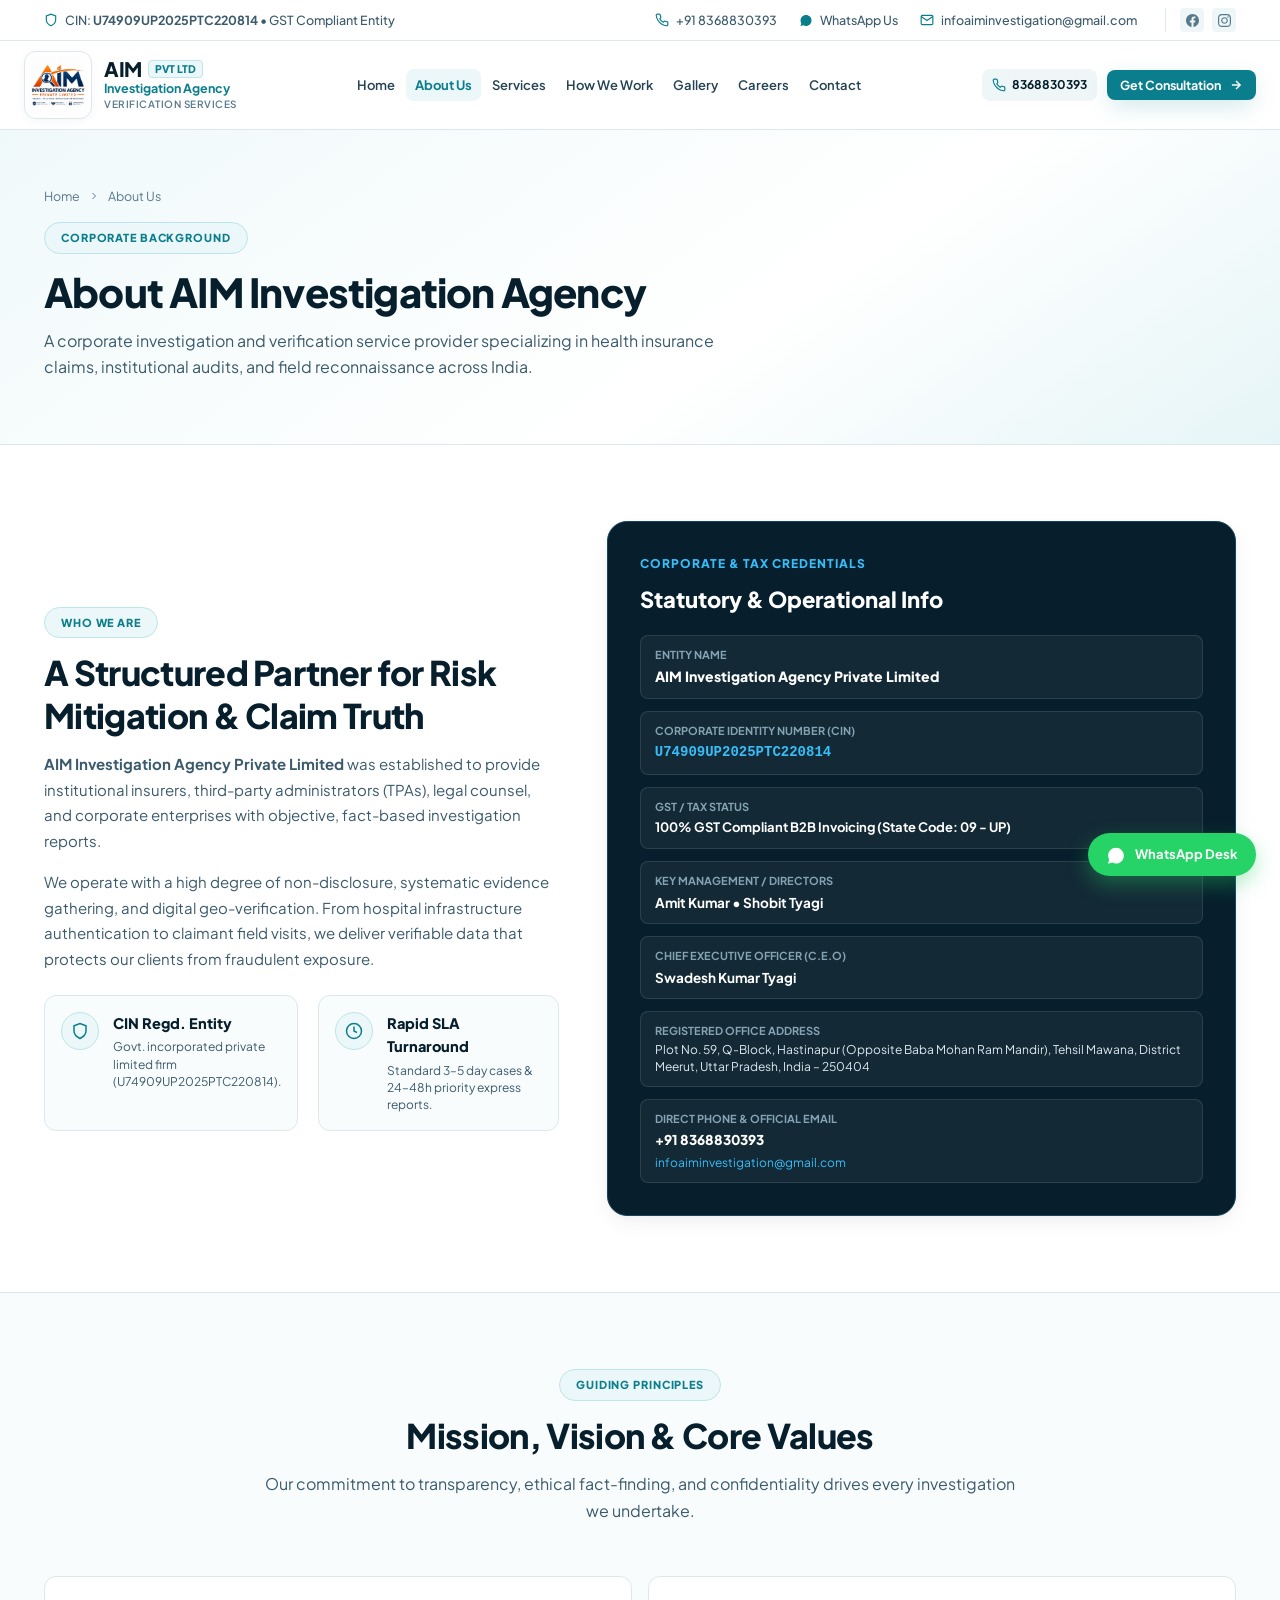
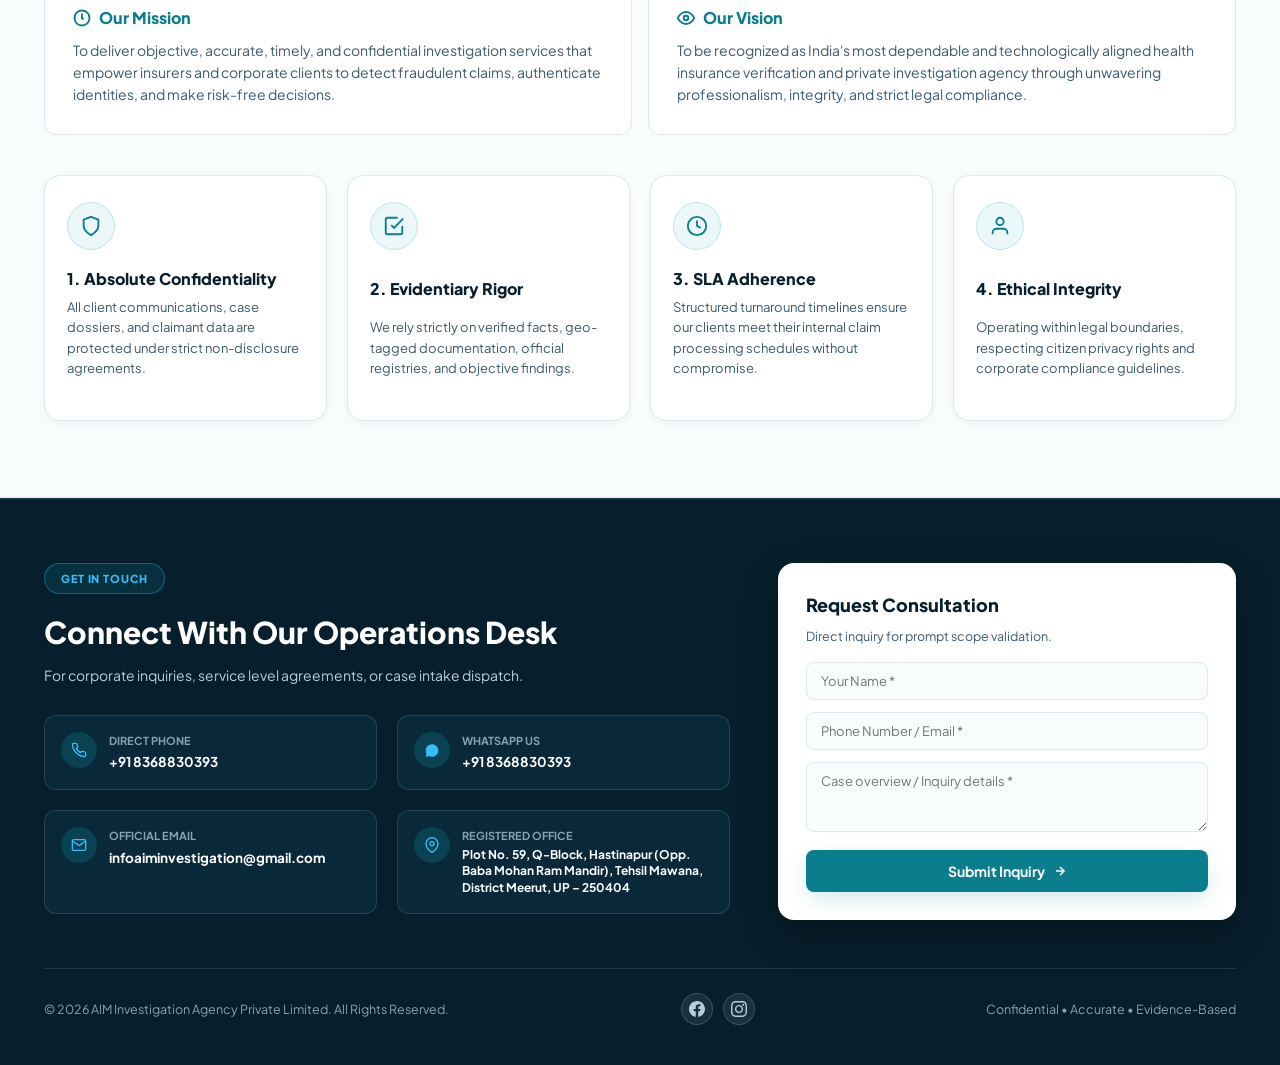
<file: about.html>
<!DOCTYPE html>
<html lang="en">
<head>
  <meta charset="UTF-8">
  <meta name="viewport" content="width=device-width, initial-scale=1.0">
  <title>About Us | AIM Investigation Agency Private Limited &bull; Leaders in Health Insurance Audits</title>
  <meta name="description" content="Discover AIM Investigation Agency Private Limited (CIN: U74909UP2025PTC220814) — leadership, mission, ethics, and pan-India health claims verification network.">
  <meta name="keywords" content="About AIM Investigation Agency, medical insurance fraud investigators, healthcare claims audit company, Amit Kumar director, Swadesh Kumar Tyagi CEO, Meerut investigation agency">
  <meta name="author" content="AIM Investigation Agency Private Limited">
  <meta name="robots" content="index, follow, max-snippet:-1, max-image-preview:large, max-video-preview:-1">
  <meta name="theme-color" content="#071F2C">
  <link rel="canonical" href="https://aiminvestigation.in/about.html">

  <!-- Local SEO & Geo Metadata -->
  <meta name="geo.region" content="IN-UP">
  <meta name="geo.placename" content="Meerut">
  <meta name="geo.position" content="29.1764;77.9942">
  <meta name="ICBM" content="29.1764, 77.9942">

  <!-- Open Graph / Facebook / LinkedIn -->
  <meta property="og:type" content="article">
  <meta property="og:site_name" content="AIM Investigation Agency Private Limited">
  <meta property="og:locale" content="en_IN">
  <meta property="og:url" content="https://aiminvestigation.in/about.html">
  <meta property="og:title" content="About Us | AIM Investigation Agency Private Limited">
  <meta property="og:description" content="Learn about our corporate mission, leadership team, and dedication to delivering accurate, confidential investigation and verification services across India.">
  <meta property="og:image" content="https://aiminvestigation.in/assets/images/hero-banner.jpg">
  <meta property="og:image:width" content="1200">
  <meta property="og:image:height" content="630">

  <!-- Twitter Card -->
  <meta name="twitter:card" content="summary_large_image">
  <meta name="twitter:title" content="About Us | AIM Investigation Agency Private Limited">
  <meta name="twitter:description" content="Pan-India health insurance fraud detection, hospital verification, and evidence auditing experts.">
  <meta name="twitter:image" content="https://aiminvestigation.in/assets/images/hero-banner.jpg">

  <!-- Favicon & Web Manifest -->
  <link rel="icon" type="image/png" sizes="32x32" href="assets/images/favicon.png">
  <link rel="icon" type="image/png" sizes="16x16" href="assets/images/favicon.png">
  <link rel="shortcut icon" href="assets/images/favicon.png" type="image/png">
  <link rel="apple-touch-icon" sizes="180x180" href="assets/images/favicon.png">
  <link rel="manifest" href="site.webmanifest">

  <!-- Google Fonts: Plus Jakarta Sans -->
  <link rel="preconnect" href="https://fonts.googleapis.com">
  <link rel="preconnect" href="https://fonts.gstatic.com" crossorigin>
  <link href="https://fonts.googleapis.com/css2?family=Plus+Jakarta+Sans:wght@400;500;600;700;800;900&display=swap" rel="stylesheet">

  <!-- Main Stylesheet -->
  <link rel="stylesheet" href="assets/css/style.css">

  <!-- JSON-LD Structured Data: AboutPage & BreadcrumbList -->
  <script type="application/ld+json">
  {
    "@context": "https://schema.org",
    "@graph": [
      {
        "@type": "AboutPage",
        "@id": "https://aiminvestigation.in/about.html#webpage",
        "url": "https://aiminvestigation.in/about.html",
        "name": "About Us - AIM Investigation Agency Private Limited",
        "description": "Information about AIM Investigation Agency Private Limited, corporate governance, key directors, and health claims audit capabilities.",
        "breadcrumb": {
          "@id": "https://aiminvestigation.in/about.html#breadcrumb"
        }
      },
      {
        "@type": "BreadcrumbList",
        "@id": "https://aiminvestigation.in/about.html#breadcrumb",
        "itemListElement": [
          {
            "@type": "ListItem",
            "position": 1,
            "name": "Home",
            "item": "https://aiminvestigation.in/"
          },
          {
            "@type": "ListItem",
            "position": 2,
            "name": "About Us",
            "item": "https://aiminvestigation.in/about.html"
          }
        ]
      }
    ]
  }
  </script>
</head>
<body>

  <!-- Top Corporate Utility Bar -->
  <div class="top-bar">
    <div class="container top-bar-inner">
      <div class="top-bar-left">
        <div class="top-bar-item">
          <svg viewBox="0 0 24 24" fill="none" stroke="currentColor" stroke-width="2"><path d="M12 22s8-4 8-10V5l-8-3-8 3v7c0 6 8 10 8 10z"/></svg>
          <span>CIN: <strong>U74909UP2025PTC220814</strong> &bull; GST Compliant Entity</span>
        </div>
      </div>
      <div class="top-bar-right">
        <a href="tel:8368830393" class="top-bar-item">
          <svg viewBox="0 0 24 24" fill="none" stroke="currentColor" stroke-width="2"><path d="M22 16.92v3a2 2 0 0 1-2.18 2 19.79 19.79 0 0 1-8.63-3.07 19.5 19.5 0 0 1-6-6 19.79 19.79 0 0 1-3.07-8.67A2 2 0 0 1 4.11 2h3a2 2 0 0 1 2 1.72 12.84 12.84 0 0 0 .7 2.81 2 2 0 0 1-.45 2.11L8.09 9.91a16 16 0 0 0 6 6l1.27-1.27a2 2 0 0 1 2.11-.45 12.84 12.84 0 0 0 2.81.7A2 2 0 0 1 22 16.92z"/></svg>
          <span>+91 8368830393</span>
        </a>
        <a href="https://wa.me/918368830393?text=Hello%20AIM%20Investigation%20Agency%2C%20I%20would%20like%20to%20enquire%20about%20your%20services." target="_blank" rel="noopener noreferrer" class="top-bar-item">
          <svg viewBox="0 0 24 24" fill="currentColor"><path d="M12.031 6.172c-3.181 0-5.767 2.586-5.768 5.766-.001 1.298.38 2.27 1.019 3.287l-.711 2.598 2.664-.699c.971.53 1.954.821 2.796.821 3.18 0 5.767-2.587 5.768-5.766.001-3.182-2.585-5.807-5.768-5.807zm0 10.453c-.767 0-1.583-.223-2.316-.658l-.165-.099-1.722.451.46-1.678-.108-.172c-.49-.781-.749-1.688-.748-2.617 0-2.583 2.102-4.685 4.689-4.685 2.585 0 4.686 2.102 4.686 4.686 0 2.584-2.101 4.692-4.694 4.692zm6.671-10.453c-1.776-1.779-4.137-2.759-6.666-2.759-5.195 0-9.421 4.226-9.423 9.424 0 1.661.433 3.283 1.256 4.708l-1.334 4.872 4.986-1.307c1.373.749 2.923 1.144 4.512 1.145h.004c5.193 0 9.422-4.228 9.424-9.426 0-2.518-.981-4.88-2.759-6.657z"/></svg>
          <span>WhatsApp Us</span>
        </a>
        <a href="mailto:infoaiminvestigation@gmail.com" class="top-bar-item">
          <svg viewBox="0 0 24 24" fill="none" stroke="currentColor" stroke-width="2"><path d="M4 4h16c1.1 0 2 .9 2 2v12c0 1.1-.9 2-2 2H4c-1.1 0-2-.9-2-2V6c0-1.1.9-2 2-2z"/><polyline points="22,6 12,13 2,6"/></svg>
          <span>infoaiminvestigation@gmail.com</span>
        </a>
        <div class="top-bar-socials">
          <a href="https://www.facebook.com/" target="_blank" rel="noopener noreferrer" class="social-icon-link" aria-label="Facebook">
            <svg viewBox="0 0 24 24" width="13" height="13" fill="currentColor"><path d="M24 12.073c0-6.627-5.373-12-12-12s-12 5.373-12 12c0 5.99 4.388 10.954 10.125 11.854v-8.385H7.078v-3.47h3.047V9.43c0-3.007 1.792-4.669 4.533-4.669 1.312 0 2.686.235 2.686.235v2.953H15.83c-1.491 0-1.956.925-1.956 1.874v2.25h3.328l-.532 3.47h-2.796v8.385C19.612 23.027 24 18.062 24 12.073z"/></svg>
          </a>
          <a href="https://www.instagram.com/" target="_blank" rel="noopener noreferrer" class="social-icon-link" aria-label="Instagram">
            <svg viewBox="0 0 24 24" width="13" height="13" fill="currentColor"><path d="M12 2.163c3.204 0 3.584.012 4.85.07 3.252.148 4.771 1.691 4.919 4.919.058 1.265.069 1.645.069 4.849 0 3.205-.012 3.584-.069 4.849-.149 3.225-1.664 4.771-4.919 4.919-1.266.058-1.644.07-4.85.07-3.204 0-3.584-.012-4.849-.07-3.26-.149-4.771-1.699-4.919-4.92-.058-1.265-.07-1.644-.07-4.849 0-3.204.013-3.583.07-4.849.149-3.227 1.664-4.771 4.919-4.919 1.266-.057 1.645-.069 4.849-.069zm0-2.163c-3.259 0-3.667.014-4.947.072-4.358.2-6.78 2.618-6.98 6.98-.059 1.281-.073 1.689-.073 4.948 0 3.259.014 3.668.072 4.948.2 4.358 2.618 6.78 6.98 6.98 1.281.058 1.689.072 4.948.072 3.259 0 3.668-.014 4.948-.072 4.354-.2 6.782-2.618 6.979-6.98.059-1.28.073-1.689.073-4.948 0-3.259-.014-3.667-.072-4.947-.196-4.354-2.617-6.78-6.979-6.98-1.281-.059-1.69-.073-4.949-.073zm0 5.838c-3.403 0-6.162 2.759-6.162 6.162s2.759 6.163 6.162 6.163 6.162-2.759 6.162-6.163c0-3.403-2.759-6.162-6.162-6.162zm0 10.162c-2.209 0-4-1.79-4-4 0-2.209 1.791-4 4-4s4 1.791 4 4c0 2.21-1.791 4-4 4zm6.406-11.845c-.796 0-1.441.645-1.441 1.44s.645 1.44 1.441 1.44c.795 0 1.439-.645 1.439-1.44s-.644-1.44-1.439-1.44z"/></svg>
          </a>
        </div>
      </div>
    </div>
  </div>

  <!-- Main Sticky Header -->
  <header class="main-header">
    <div class="container nav-container">
      <a href="index.html" class="brand-logo" aria-label="AIM Investigation Agency Home">
        <div class="logo-icon-box">
          <img src="assets/images/logo.png" alt="AIM Investigation Agency Logo">
        </div>
        <div class="brand-text">
          <div class="brand-title-row">
            <span class="brand-title">AIM</span>
            <span class="brand-badge">Pvt Ltd</span>
          </div>
          <span class="brand-subtitle">Investigation Agency</span>
          <span class="brand-focus">Verification Services</span>
        </div>
      </a>

      <!-- Desktop Navigation -->
      <nav>
        <ul class="nav-menu">
          <li><a href="index.html" class="nav-link">Home</a></li>
          <li><a href="about.html" class="nav-link active">About Us</a></li>
          <li><a href="services.html" class="nav-link">Services</a></li>
          <li><a href="process.html" class="nav-link">How We Work</a></li>
          <li><a href="gallery.html" class="nav-link">Gallery</a></li>
          <li><a href="careers.html" class="nav-link">Careers</a></li>
          <li><a href="contact.html" class="nav-link">Contact</a></li>
        </ul>
      </nav>

      <!-- Right CTAs -->
      <div class="nav-actions">
        <a href="tel:8368830393" class="nav-phone-pill">
          <svg viewBox="0 0 24 24" fill="none" stroke="currentColor" stroke-width="2"><path d="M22 16.92v3a2 2 0 0 1-2.18 2 19.79 19.79 0 0 1-8.63-3.07 19.5 19.5 0 0 1-6-6 19.79 19.79 0 0 1-3.07-8.67A2 2 0 0 1 4.11 2h3a2 2 0 0 1 2 1.72 12.84 12.84 0 0 0 .7 2.81 2 2 0 0 1-.45 2.11L8.09 9.91a16 16 0 0 0 6 6l1.27-1.27a2 2 0 0 1 2.11-.45 12.84 12.84 0 0 0 2.81.7A2 2 0 0 1 22 16.92z"/></svg>
          <span>8368830393</span>
        </a>
        <button class="btn btn-primary btn-sm" data-open-modal>
          <span>Get Consultation</span>
          <svg width="14" height="14" viewBox="0 0 24 24" fill="none" stroke="currentColor" stroke-width="2.5"><line x1="5" y1="12" x2="19" y2="12"></line><polyline points="12 5 19 12 12 19"></polyline></svg>
        </button>
      </div>

      <!-- Mobile Hamburger Button -->
      <button class="mobile-toggle" id="mobileToggleBtn" aria-label="Toggle Navigation Menu">
        <svg viewBox="0 0 24 24" fill="none" stroke="currentColor" stroke-width="2"><line x1="3" y1="12" x2="21" y2="12"></line><line x1="3" y1="6" x2="21" y2="6"></line><line x1="3" y1="18" x2="21" y2="18"></line></svg>
      </button>
    </div>

    <!-- Mobile Drawer -->
    <div class="mobile-drawer" id="mobileDrawer">
      <ul class="mobile-menu-list">
        <li><a href="index.html" class="mobile-nav-link">Home</a></li>
        <li><a href="about.html" class="mobile-nav-link active">About Us</a></li>
        <li><a href="services.html" class="mobile-nav-link">Services</a></li>
        <li><a href="process.html" class="mobile-nav-link">How We Work</a></li>
        <li><a href="gallery.html" class="mobile-nav-link">Gallery</a></li>
        <li><a href="careers.html" class="mobile-nav-link">Careers</a></li>
        <li><a href="contact.html" class="mobile-nav-link">Contact</a></li>
      </ul>
      <div class="mobile-nav-actions">
        <button class="btn btn-primary" style="width:100%;" data-open-modal>Get Consultation</button>
        <a href="tel:8368830393" class="btn btn-outline" style="width:100%;">Call: 8368830393</a>
      </div>
    </div>
  </header>

  <!-- Page Header / Breadcrumb -->
  <section class="page-header">
    <div class="container">
      <div class="breadcrumb">
        <a href="index.html">Home</a>
        <svg viewBox="0 0 24 24" fill="none" stroke="currentColor" stroke-width="2"><polyline points="9 18 15 12 9 6"/></svg>
        <span>About Us</span>
      </div>
      <span class="section-badge">Corporate Background</span>
      <h1 class="page-title">About AIM Investigation Agency</h1>
      <p class="page-subtitle">A corporate investigation and verification service provider specializing in health insurance claims, institutional audits, and field reconnaissance across India.</p>
    </div>
  </section>

  <!-- Corporate Profile Section -->
  <section class="section" style="background:#FFF;">
    <div class="container">
      <div class="about-preview-grid">
        <div>
          <span class="section-badge">Who We Are</span>
          <h2 class="section-title">A Structured Partner for Risk Mitigation &amp; Claim Truth</h2>
          <p style="color:var(--slate-600); line-height:1.7; margin-bottom:16px;">
            <strong>AIM Investigation Agency Private Limited</strong> was established to provide institutional insurers, third-party administrators (TPAs), legal counsel, and corporate enterprises with objective, fact-based investigation reports.
          </p>
          <p style="color:var(--slate-600); line-height:1.7; margin-bottom:24px;">
            We operate with a high degree of non-disclosure, systematic evidence gathering, and digital geo-verification. From hospital infrastructure authentication to claimant field visits, we deliver verifiable data that protects our clients from fraudulent exposure.
          </p>

          <div class="features-2col-grid">
            <div class="feature-pill-item" style="background:var(--slate-50); border-color:var(--slate-200);">
              <div class="feature-pill-icon" style="background:var(--teal-light); color:var(--teal-primary); border-color:var(--teal-border);">
                <svg viewBox="0 0 24 24" fill="none" stroke="currentColor" stroke-width="2"><path d="M12 22s8-4 8-10V5l-8-3-8 3v7c0 6 8 10 8 10z"/></svg>
              </div>
              <div>
                <div class="feature-pill-title" style="color:var(--navy-950);">CIN Regd. Entity</div>
                <div class="feature-pill-desc" style="color:var(--slate-600);">Govt. incorporated private limited firm (U74909UP2025PTC220814).</div>
              </div>
            </div>

            <div class="feature-pill-item" style="background:var(--slate-50); border-color:var(--slate-200);">
              <div class="feature-pill-icon" style="background:var(--teal-light); color:var(--teal-primary); border-color:var(--teal-border);">
                <svg viewBox="0 0 24 24" fill="none" stroke="currentColor" stroke-width="2"><circle cx="12" cy="12" r="10"></circle><polyline points="12 6 12 12 16 14"></polyline></svg>
              </div>
              <div>
                <div class="feature-pill-title" style="color:var(--navy-950);">Rapid SLA Turnaround</div>
                <div class="feature-pill-desc" style="color:var(--slate-600);">Standard 3–5 day cases &amp; 24–48h priority express reports.</div>
              </div>
            </div>
          </div>
        </div>

        <div>
          <div style="background:var(--navy-950); color:#FFF; border-radius:var(--radius-xl); padding:32px; border:1px solid var(--navy-800); box-shadow:var(--shadow-card);">
            <div style="color:#38BDF8; font-size:12px; font-weight:800; text-transform:uppercase; letter-spacing:1px; margin-bottom:8px;">Corporate &amp; Tax Credentials</div>
            <h3 style="font-size:22px; font-weight:800; color:#FFF; margin-bottom:18px;">Statutory &amp; Operational Info</h3>
            
            <div style="display:flex; flex-direction:column; gap:12px; font-size:13px;">
              <div style="padding:10px 14px; background:rgba(255,255,255,0.05); border-radius:var(--radius-sm); border:1px solid rgba(255,255,255,0.1);">
                <div style="color:var(--slate-400); font-size:11px; text-transform:uppercase; font-weight:700;">Entity Name</div>
                <div style="color:#FFF; font-weight:800; font-size:14px; margin-top:2px;">AIM Investigation Agency Private Limited</div>
              </div>

              <div style="padding:10px 14px; background:rgba(255,255,255,0.05); border-radius:var(--radius-sm); border:1px solid rgba(255,255,255,0.1);">
                <div style="color:var(--slate-400); font-size:11px; text-transform:uppercase; font-weight:700;">Corporate Identity Number (CIN)</div>
                <div style="color:#38BDF8; font-weight:800; font-family:monospace; font-size:14px; margin-top:2px;">U74909UP2025PTC220814</div>
              </div>

              <div style="padding:10px 14px; background:rgba(255,255,255,0.05); border-radius:var(--radius-sm); border:1px solid rgba(255,255,255,0.1);">
                <div style="color:var(--slate-400); font-size:11px; text-transform:uppercase; font-weight:700;">GST / Tax Status</div>
                <div style="color:#FFF; font-weight:700; font-size:13px; margin-top:2px;">100% GST Compliant B2B Invoicing (State Code: 09 - UP)</div>
              </div>

              <div style="padding:10px 14px; background:rgba(255,255,255,0.05); border-radius:var(--radius-sm); border:1px solid rgba(255,255,255,0.1);">
                <div style="color:var(--slate-400); font-size:11px; text-transform:uppercase; font-weight:700;">Key Management / Directors</div>
                <div style="color:#FFF; font-weight:700; font-size:13.5px; margin-top:2px;">Amit Kumar &bull; Shobit Tyagi</div>
              </div>

              <div style="padding:10px 14px; background:rgba(255,255,255,0.05); border-radius:var(--radius-sm); border:1px solid rgba(255,255,255,0.1);">
                <div style="color:var(--slate-400); font-size:11px; text-transform:uppercase; font-weight:700;">Chief Executive Officer (C.E.O)</div>
                <div style="color:#FFF; font-weight:700; font-size:13.5px; margin-top:2px;">Swadesh Kumar Tyagi</div>
              </div>

              <div style="padding:10px 14px; background:rgba(255,255,255,0.05); border-radius:var(--radius-sm); border:1px solid rgba(255,255,255,0.1);">
                <div style="color:var(--slate-400); font-size:11px; text-transform:uppercase; font-weight:700;">Registered Office Address</div>
                <div style="color:var(--slate-200); font-size:12px; line-height:1.4; margin-top:2px;">
                  Plot No. 59, Q-Block, Hastinapur (Opposite Baba Mohan Ram Mandir), Tehsil Mawana, District Meerut, Uttar Pradesh, India – 250404
                </div>
              </div>

              <div style="padding:10px 14px; background:rgba(255,255,255,0.05); border-radius:var(--radius-sm); border:1px solid rgba(255,255,255,0.1);">
                <div style="color:var(--slate-400); font-size:11px; text-transform:uppercase; font-weight:700;">Direct Phone &amp; Official Email</div>
                <div style="color:#FFF; font-weight:800; font-size:13.5px; margin-top:2px;">+91 8368830393</div>
                <div style="color:#38BDF8; font-size:12px; margin-top:2px;">infoaiminvestigation@gmail.com</div>
              </div>
            </div>
          </div>
        </div>
      </div>
    </div>
  </section>

  <!-- Mission, Vision & Values -->
  <section class="section section-bg-slate">
    <div class="container">
      <div class="section-header">
        <span class="section-badge">Guiding Principles</span>
        <h2 class="section-title">Mission, Vision &amp; Core Values</h2>
        <p class="section-subtitle">Our commitment to transparency, ethical fact-finding, and confidentiality drives every investigation we undertake.</p>
      </div>

      <div class="mission-vision-grid" style="margin-bottom:40px;">
        <div class="mission-box" style="padding:28px; background:#FFF;">
          <div class="mission-box-header" style="font-size:16px;">
            <svg viewBox="0 0 24 24" fill="none" stroke="currentColor" stroke-width="2.5"><circle cx="12" cy="12" r="10"></circle><polyline points="12 6 12 12 14 14"></polyline></svg>
            <span>Our Mission</span>
          </div>
          <p style="font-size:14px; line-height:1.6;">
            To deliver objective, accurate, timely, and confidential investigation services that empower insurers and corporate clients to detect fraudulent claims, authenticate identities, and make risk-free decisions.
          </p>
        </div>

        <div class="mission-box" style="padding:28px; background:#FFF;">
          <div class="mission-box-header" style="font-size:16px;">
            <svg viewBox="0 0 24 24" fill="none" stroke="currentColor" stroke-width="2.5"><path d="M1 12s4-8 11-8 11 8 11 8-4 8-11 8-11-8-11-8z"></path><circle cx="12" cy="12" r="3"></circle></svg>
            <span>Our Vision</span>
          </div>
          <p style="font-size:14px; line-height:1.6;">
            To be recognized as India's most dependable and technologically aligned health insurance verification and private investigation agency through unwavering professionalism, integrity, and strict legal compliance.
          </p>
        </div>
      </div>

      <div class="services-grid">
        <div class="service-card">
          <div class="service-icon-box">
            <svg viewBox="0 0 24 24" fill="none" stroke="currentColor" stroke-width="2"><path d="M12 22s8-4 8-10V5l-8-3-8 3v7c0 6 8 10 8 10z"/></svg>
          </div>
          <h3 class="service-card-title">1. Absolute Confidentiality</h3>
          <p class="service-card-desc">All client communications, case dossiers, and claimant data are protected under strict non-disclosure agreements.</p>
        </div>

        <div class="service-card">
          <div class="service-icon-box">
            <svg viewBox="0 0 24 24" fill="none" stroke="currentColor" stroke-width="2"><polyline points="9 11 12 14 22 4"></polyline><path d="M21 12v7a2 2 0 0 1-2 2H5a2 2 0 0 1-2-2V5a2 2 0 0 1 2-2h11"></path></svg>
          </div>
          <h3 class="service-card-title">2. Evidentiary Rigor</h3>
          <p class="service-card-desc">We rely strictly on verified facts, geo-tagged documentation, official registries, and objective findings.</p>
        </div>

        <div class="service-card">
          <div class="service-icon-box">
            <svg viewBox="0 0 24 24" fill="none" stroke="currentColor" stroke-width="2"><circle cx="12" cy="12" r="10"></circle><polyline points="12 6 12 12 16 14"></polyline></svg>
          </div>
          <h3 class="service-card-title">3. SLA Adherence</h3>
          <p class="service-card-desc">Structured turnaround timelines ensure our clients meet their internal claim processing schedules without compromise.</p>
        </div>

        <div class="service-card">
          <div class="service-icon-box">
            <svg viewBox="0 0 24 24" fill="none" stroke="currentColor" stroke-width="2"><path d="M20 21v-2a4 4 0 0 0-4-4H8a4 4 0 0 0-4 4v2"></path><circle cx="12" cy="7" r="4"></circle></svg>
          </div>
          <h3 class="service-card-title">4. Ethical Integrity</h3>
          <p class="service-card-desc">Operating within legal boundaries, respecting citizen privacy rights and corporate compliance guidelines.</p>
        </div>
      </div>
    </div>
  </section>

  <!-- Footer Contact Banner -->
  <footer class="footer-contact-banner">
    <div class="container">
      <div class="footer-contact-grid">
        <div>
          <span class="section-badge dark">GET IN TOUCH</span>
          <h2 style="font-size:30px; font-weight:900; color:#FFF; margin-bottom:8px;">Connect With Our Operations Desk</h2>
          <p style="color:var(--slate-300); font-size:14px; line-height:1.6;">For corporate inquiries, service level agreements, or case intake dispatch.</p>

          <div class="contact-channels-list">
            <div class="channel-card">
              <div class="channel-icon">
                <svg viewBox="0 0 24 24" fill="none" stroke="currentColor" stroke-width="2"><path d="M22 16.92v3a2 2 0 0 1-2.18 2 19.79 19.79 0 0 1-8.63-3.07 19.5 19.5 0 0 1-6-6 19.79 19.79 0 0 1-3.07-8.67A2 2 0 0 1 4.11 2h3a2 2 0 0 1 2 1.72 12.84 12.84 0 0 0 .7 2.81 2 2 0 0 1-.45 2.11L8.09 9.91a16 16 0 0 0 6 6l1.27-1.27a2 2 0 0 1 2.11-.45 12.84 12.84 0 0 0 2.81.7A2 2 0 0 1 22 16.92z"/></svg>
              </div>
              <div>
                <div class="channel-label">Direct Phone</div>
                <div class="channel-val"><a href="tel:8368830393">+91 8368830393</a></div>
              </div>
            </div>

            <div class="channel-card">
              <div class="channel-icon">
                <svg viewBox="0 0 24 24" fill="currentColor"><path d="M12.031 6.172c-3.181 0-5.767 2.586-5.768 5.766-.001 1.298.38 2.27 1.019 3.287l-.711 2.598 2.664-.699c.971.53 1.954.821 2.796.821 3.18 0 5.767-2.587 5.768-5.766.001-3.182-2.585-5.807-5.768-5.807zm0 10.453c-.767 0-1.583-.223-2.316-.658l-.165-.099-1.722.451.46-1.678-.108-.172c-.49-.781-.749-1.688-.748-2.617 0-2.583 2.102-4.685 4.689-4.685 2.585 0 4.686 2.102 4.686 4.686 0 2.584-2.101 4.692-4.694 4.692zm6.671-10.453c-1.776-1.779-4.137-2.759-6.666-2.759-5.195 0-9.421 4.226-9.423 9.424 0 1.661.433 3.283 1.256 4.708l-1.334 4.872 4.986-1.307c1.373.749 2.923 1.144 4.512 1.145h.004c5.193 0 9.422-4.228 9.424-9.426 0-2.518-.981-4.88-2.759-6.657z"/></svg>
              </div>
              <div>
                <div class="channel-label">WhatsApp Us</div>
                <div class="channel-val"><a href="https://wa.me/918368830393" target="_blank" rel="noopener noreferrer">+91 8368830393</a></div>
              </div>
            </div>

            <div class="channel-card">
              <div class="channel-icon">
                <svg viewBox="0 0 24 24" fill="none" stroke="currentColor" stroke-width="2"><path d="M4 4h16c1.1 0 2 .9 2 2v12c0 1.1-.9 2-2 2H4c-1.1 0-2-.9-2-2V6c0-1.1.9-2 2-2z"/><polyline points="22,6 12,13 2,6"/></svg>
              </div>
              <div>
                <div class="channel-label">Official Email</div>
                <div class="channel-val"><a href="mailto:infoaiminvestigation@gmail.com" style="word-break:break-all;">infoaiminvestigation@gmail.com</a></div>
              </div>
            </div>

            <div class="channel-card">
              <div class="channel-icon">
                <svg viewBox="0 0 24 24" fill="none" stroke="currentColor" stroke-width="2"><path d="M21 10c0 7-9 13-9 13s-9-6-9-13a9 9 0 0 1 18 0z"/><circle cx="12" cy="10" r="3"/></svg>
              </div>
              <div>
                <div class="channel-label">Registered Office</div>
                <div class="channel-val" style="font-size:12px; line-height:1.4;">Plot No. 59, Q-Block, Hastinapur (Opp. Baba Mohan Ram Mandir), Tehsil Mawana, District Meerut, UP – 250404</div>
              </div>
            </div>
          </div>
        </div>

        <div>
          <div class="quick-inquiry-box">
            <h3>Request Consultation</h3>
            <p>Direct inquiry for prompt scope validation.</p>
            <form id="mainContactForm" novalidate>
              <div class="quick-form-group">
                <input type="text" name="fullName" class="quick-input" placeholder="Your Name *">
                <span class="error-msg"></span>
              </div>
              <div class="quick-form-group">
                <input type="tel" name="phone" class="quick-input" placeholder="Phone Number / Email *">
                <span class="error-msg"></span>
              </div>
              <div class="quick-form-group">
                <textarea name="message" rows="3" class="quick-input" placeholder="Case overview / Inquiry details *"></textarea>
                <span class="error-msg"></span>
              </div>
              <button type="submit" class="btn btn-primary" style="width:100%;">
                <span>Submit Inquiry</span>
                <svg width="14" height="14" viewBox="0 0 24 24" fill="none" stroke="currentColor" stroke-width="2.5"><line x1="5" y1="12" x2="19" y2="12"></line><polyline points="12 5 19 12 12 19"></polyline></svg>
              </button>
            </form>
            <div class="form-success-box" id="mainContactSuccess">
              <div class="success-icon-wrap">
                <svg viewBox="0 0 24 24" fill="none" stroke="currentColor" stroke-width="2.5"><polyline points="20 6 9 17 4 12"></polyline></svg>
              </div>
              <h4 style="font-size:16px; font-weight:800; color:var(--navy-950);">Inquiry Received</h4>
              <p style="font-size:12px;">We will connect with you shortly.</p>
            </div>
          </div>
        </div>
      </div>

      <div class="footer-bottom-bar">
        <div>&copy; <span class="current-year">2026</span> AIM Investigation Agency Private Limited. All Rights Reserved.</div>
        <div class="footer-social-links">
          <a href="https://www.facebook.com/" target="_blank" rel="noopener noreferrer" class="footer-social-btn" aria-label="Facebook">
            <svg viewBox="0 0 24 24" width="16" height="16" fill="currentColor"><path d="M24 12.073c0-6.627-5.373-12-12-12s-12 5.373-12 12c0 5.99 4.388 10.954 10.125 11.854v-8.385H7.078v-3.47h3.047V9.43c0-3.007 1.792-4.669 4.533-4.669 1.312 0 2.686.235 2.686.235v2.953H15.83c-1.491 0-1.956.925-1.956 1.874v2.25h3.328l-.532 3.47h-2.796v8.385C19.612 23.027 24 18.062 24 12.073z"/></svg>
          </a>
          <a href="https://www.instagram.com/" target="_blank" rel="noopener noreferrer" class="footer-social-btn" aria-label="Instagram">
            <svg viewBox="0 0 24 24" width="16" height="16" fill="currentColor"><path d="M12 2.163c3.204 0 3.584.012 4.85.07 3.252.148 4.771 1.691 4.919 4.919.058 1.265.069 1.645.069 4.849 0 3.205-.012 3.584-.069 4.849-.149 3.225-1.664 4.771-4.919 4.919-1.266.058-1.644.07-4.85.07-3.204 0-3.584-.012-4.849-.07-3.26-.149-4.771-1.699-4.919-4.92-.058-1.265-.07-1.644-.07-4.849 0-3.204.013-3.583.07-4.849.149-3.227 1.664-4.771 4.919-4.919 1.266-.057 1.645-.069 4.849-.069zm0-2.163c-3.259 0-3.667.014-4.947.072-4.358.2-6.78 2.618-6.98 6.98-.059 1.281-.073 1.689-.073 4.948 0 3.259.014 3.668.072 4.948.2 4.358 2.618 6.78 6.98 6.98 1.281.058 1.689.072 4.948.072 3.259 0 3.668-.014 4.948-.072 4.354-.2 6.782-2.618 6.979-6.98.059-1.28.073-1.689.073-4.948 0-3.259-.014-3.667-.072-4.947-.196-4.354-2.617-6.78-6.979-6.98-1.281-.059-1.69-.073-4.949-.073zm0 5.838c-3.403 0-6.162 2.759-6.162 6.162s2.759 6.163 6.162 6.163 6.162-2.759 6.162-6.163c0-3.403-2.759-6.162-6.162-6.162zm0 10.162c-2.209 0-4-1.79-4-4 0-2.209 1.791-4 4-4s4 1.791 4 4c0 2.21-1.791 4-4 4zm6.406-11.845c-.796 0-1.441.645-1.441 1.44s.645 1.44 1.441 1.44c.795 0 1.439-.645 1.439-1.44s-.644-1.44-1.439-1.44z"/></svg>
          </a>
        </div>
        <div><span>Confidential &bull; Accurate &bull; Evidence-Based</span></div>
      </div>
    </div>
  </footer>

  <!-- Floating Actions Widget -->
  <div class="floating-actions-wrap">
    <button class="btn-scroll-top" id="scrollTopBtn" aria-label="Scroll to top">
      <svg width="18" height="18" viewBox="0 0 24 24" fill="none" stroke="currentColor" stroke-width="2.5"><polyline points="18 15 12 9 6 15"></polyline></svg>
    </button>
    <a href="https://wa.me/918368830393?text=Hello%20AIM%20Investigation%20Agency%2C%20I%20would%20like%20to%20enquire%20about%20your%20investigation%20and%20verification%20services." target="_blank" rel="noopener noreferrer" class="btn-whatsapp-float">
      <svg viewBox="0 0 24 24"><path d="M12.031 6.172c-3.181 0-5.767 2.586-5.768 5.766-.001 1.298.38 2.27 1.019 3.287l-.711 2.598 2.664-.699c.971.53 1.954.821 2.796.821 3.18 0 5.767-2.587 5.768-5.766.001-3.182-2.585-5.807-5.768-5.807zm0 10.453c-.767 0-1.583-.223-2.316-.658l-.165-.099-1.722.451.46-1.678-.108-.172c-.49-.781-.749-1.688-.748-2.617 0-2.583 2.102-4.685 4.689-4.685 2.585 0 4.686 2.102 4.686 4.686 0 2.584-2.101 4.692-4.694 4.692zm6.671-10.453c-1.776-1.779-4.137-2.759-6.666-2.759-5.195 0-9.421 4.226-9.423 9.424 0 1.661.433 3.283 1.256 4.708l-1.334 4.872 4.986-1.307c1.373.749 2.923 1.144 4.512 1.145h.004c5.193 0 9.422-4.228 9.424-9.426 0-2.518-.981-4.88-2.759-6.657z"/></svg>
      <span>WhatsApp Desk</span>
    </a>
  </div>

  <!-- Mobile Sticky Bar -->
  <div class="mobile-sticky-bar">
    <a href="tel:8368830393" class="btn btn-secondary" style="flex:1; padding:10px 12px; font-size:13px;">Call Now</a>
    <button class="btn btn-primary" style="flex:1; padding:10px 12px; font-size:13px;" data-open-modal>Get Consultation</button>
  </div>

  <!-- Intake Modal -->
  <div class="modal-overlay" id="investigationModal">
    <div class="modal-dialog">
      <div class="modal-header">
        <strong style="font-size:14px;">AIM Investigation Intake Desk</strong>
        <button class="modal-close-btn" id="modalCloseBtn">&times;</button>
      </div>
      <div class="modal-body">
        <div class="form-header" style="border-bottom:none; padding-bottom:0; margin-bottom:16px;">
          <span class="form-header-badge">Confidential Intake</span>
          <h3 style="font-size:20px;">Request Investigation / Consultation</h3>
          <p>Submit your verification parameters. Handled under strict non-disclosure.</p>
        </div>
        <form id="modalContactForm" novalidate>
          <div class="form-row">
            <div class="form-group">
              <label class="form-label">Full Name <span class="req">*</span></label>
              <input type="text" name="fullName" class="form-input">
              <span class="error-msg"></span>
            </div>
            <div class="form-group">
              <label class="form-label">Phone Number <span class="req">*</span></label>
              <input type="tel" name="phone" class="form-input">
              <span class="error-msg"></span>
            </div>
          </div>
          <div class="form-row">
            <div class="form-group">
              <label class="form-label">Corporate Email <span class="req">*</span></label>
              <input type="email" name="email" class="form-input">
              <span class="error-msg"></span>
            </div>
            <div class="form-group">
              <label class="form-label">Investigation Type</label>
              <select name="investigationType" id="modalInvestigationType" class="form-select">
                <option value="Health Insurance Investigations">Health Insurance Investigations</option>
                <option value="Claimant Verification">Claimant Verification</option>
                <option value="Hospital & Clinic Verification">Hospital &amp; Clinic Verification</option>
                <option value="Field Investigation">Field Investigation</option>
                <option value="Document Verification">Document Verification</option>
              </select>
            </div>
          </div>
          <div class="form-group full">
            <label class="form-label">Case Requirements <span class="req">*</span></label>
            <textarea name="message" rows="3" class="form-textarea"></textarea>
            <span class="error-msg"></span>
          </div>
          <label class="form-checkbox-label">
            <input type="checkbox" name="terms" checked>
            <span>I agree to corporate data confidentiality guidelines.</span>
          </label>
          <span class="error-msg" id="termsError" style="margin-top:-16px; margin-bottom:16px;"></span>
          <button type="submit" class="btn btn-primary" style="width:100%;">Submit Consultation Request</button>
        </form>

        <div class="form-success-box" id="modalContactSuccess">
          <div class="success-icon-wrap">
            <svg viewBox="0 0 24 24" fill="none" stroke="currentColor" stroke-width="2.5"><polyline points="20 6 9 17 4 12"></polyline></svg>
          </div>
          <h3>Enquiry Successfully Received</h3>
          <p>Thank you. A lead coordinator will connect with you shortly.</p>
        </div>
      </div>
    </div>
  </div>

  <script src="assets/js/main.js"></script>
</body>
</html>
</file>
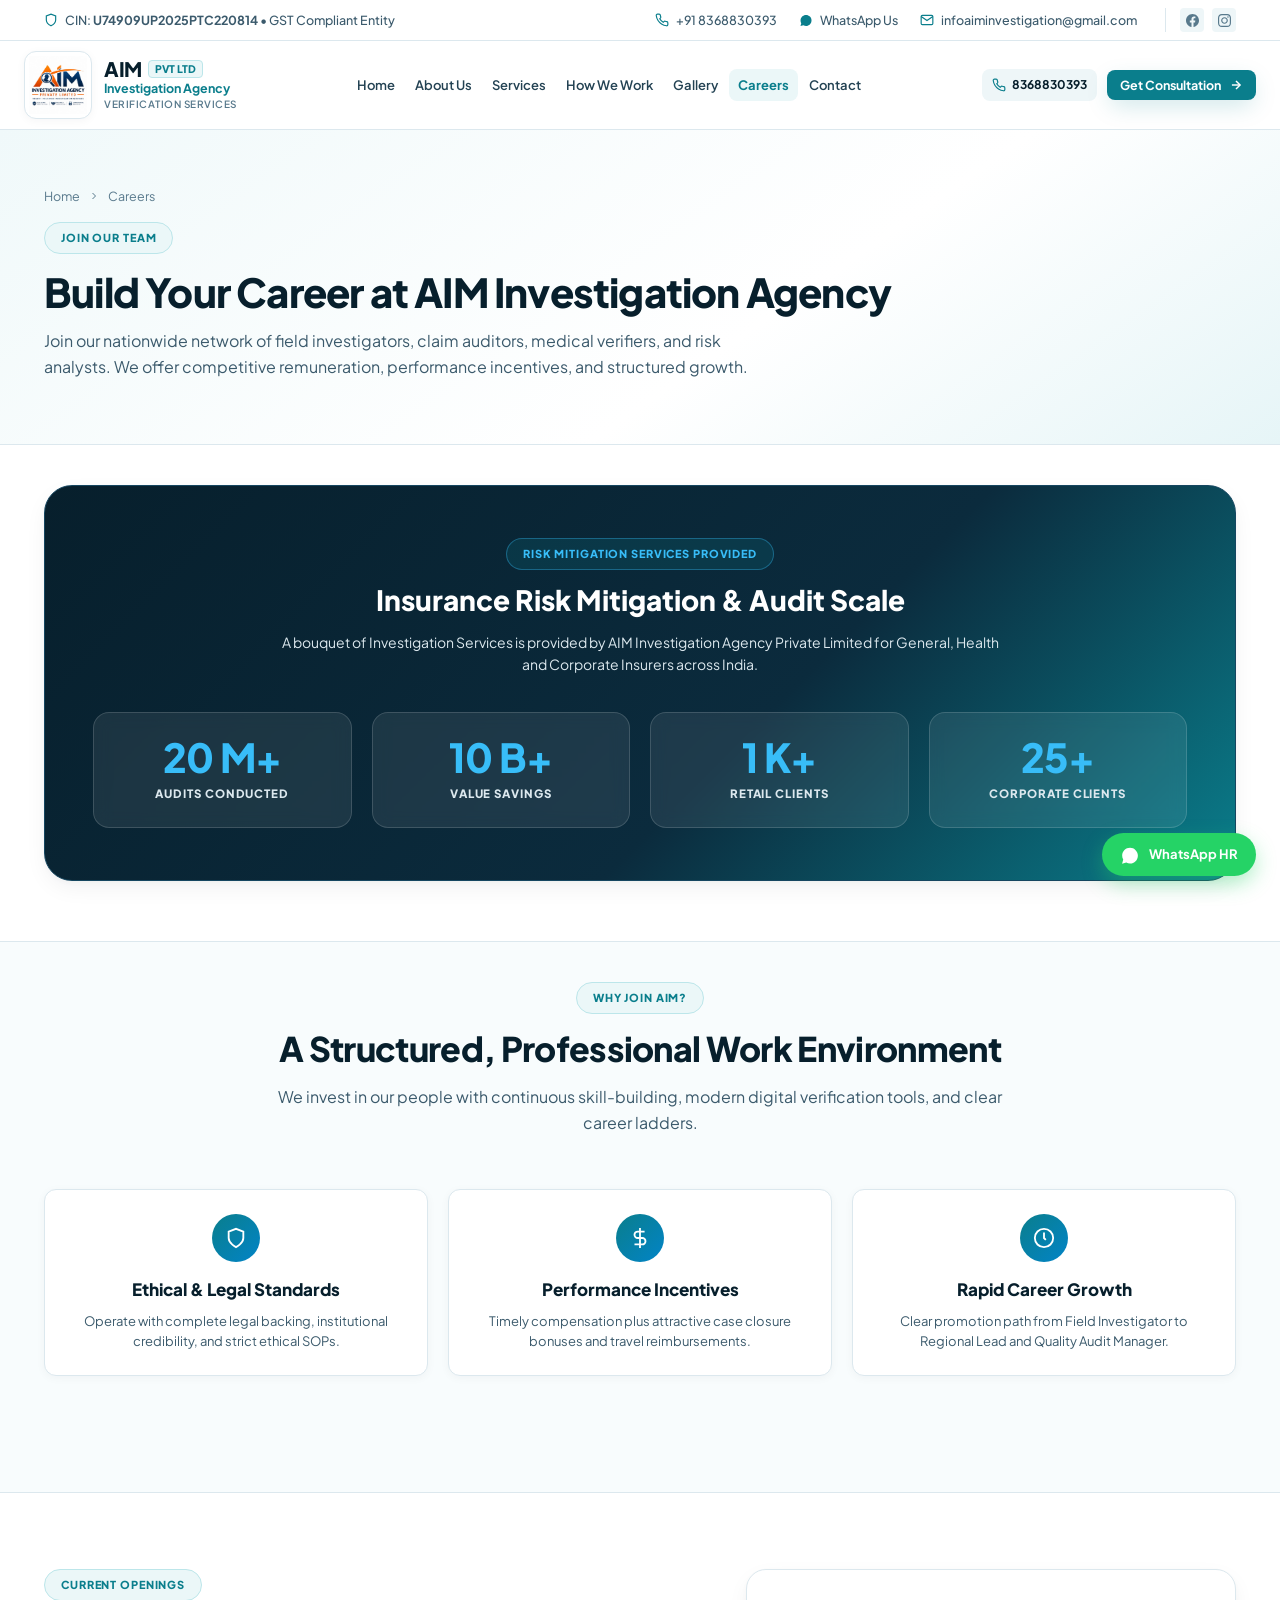
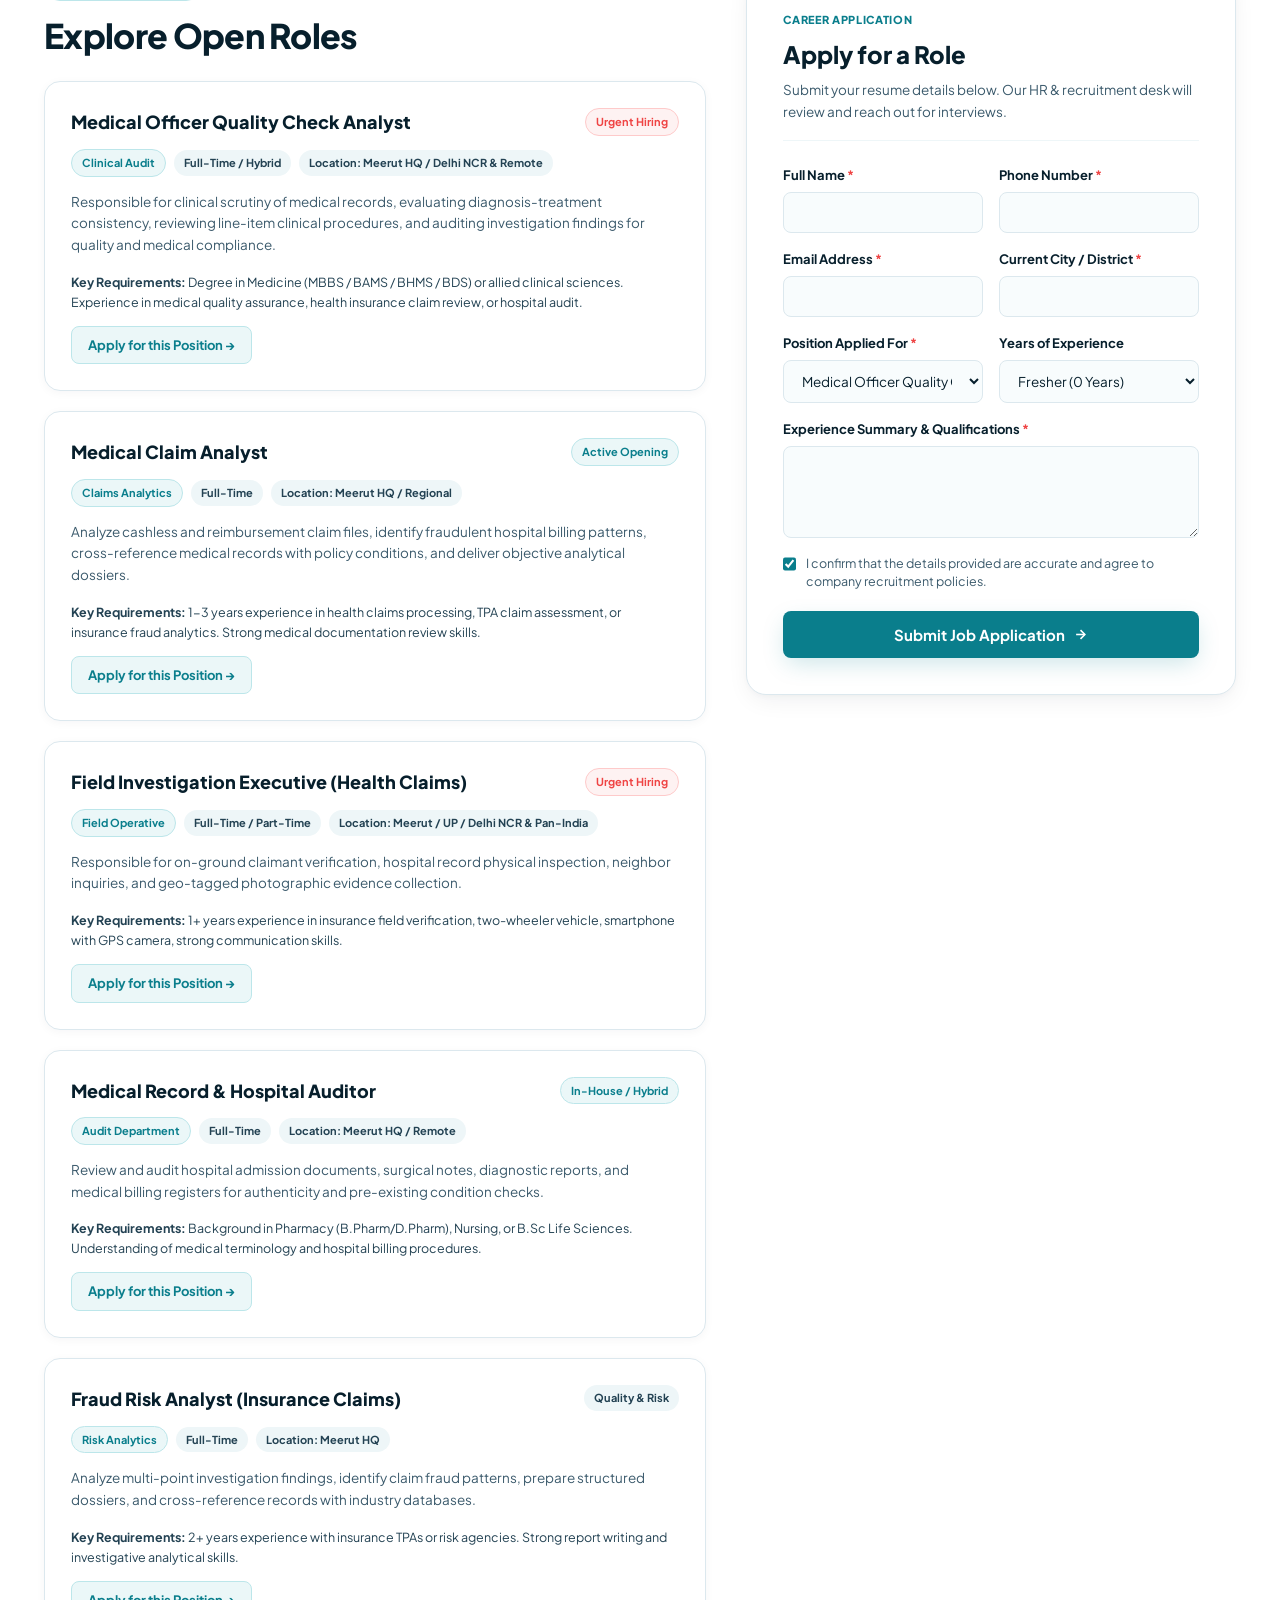
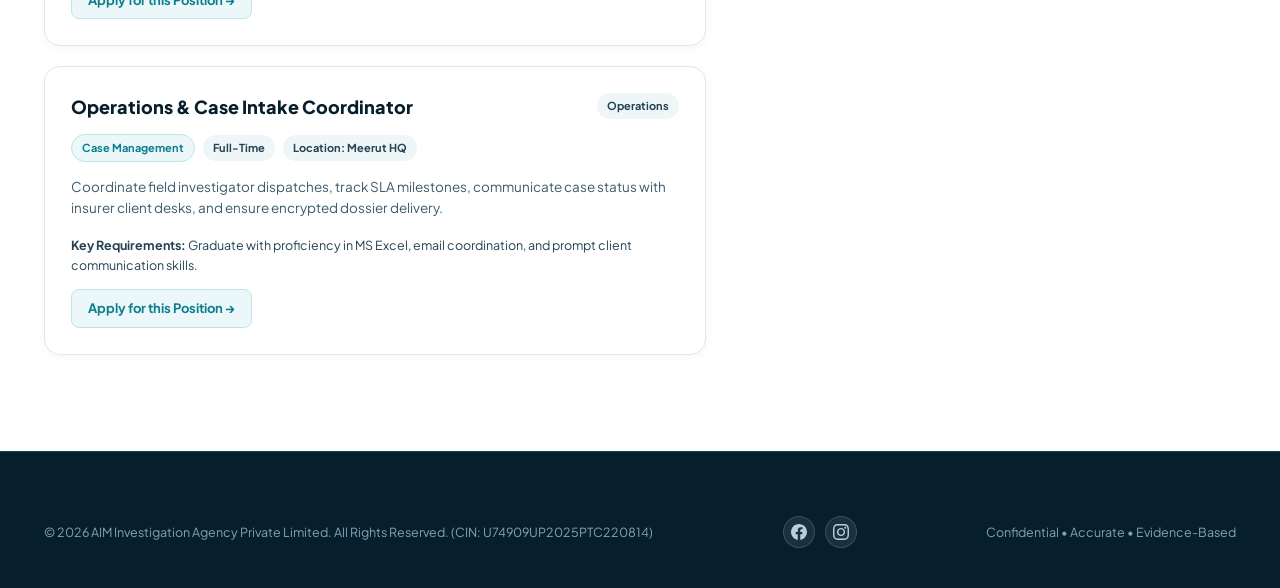
<file: careers.html>
<!DOCTYPE html>
<html lang="en">
<head>
  <meta charset="UTF-8">
  <meta name="viewport" content="width=device-width, initial-scale=1.0">
  <title>Careers &amp; Job Openings | AIM Investigation Agency Private Limited</title>
  <meta name="description" content="Join AIM Investigation Agency Private Limited. We are hiring Medical Officer Quality Check Analysts, Medical Claim Analysts, and Field Investigators across India. Apply online.">
  <meta name="keywords" content="Medical Officer Quality Check Analyst jobs, Medical Claim Analyst careers, healthcare fraud investigator jobs India, insurance claim auditor vacancy, AIM careers">
  <meta name="author" content="AIM Investigation Agency Private Limited">
  <meta name="robots" content="index, follow, max-snippet:-1, max-image-preview:large, max-video-preview:-1">
  <meta name="theme-color" content="#071F2C">
  <link rel="canonical" href="https://aiminvestigation.in/careers.html">

  <!-- Local SEO & Geo Metadata -->
  <meta name="geo.region" content="IN-UP">
  <meta name="geo.placename" content="Meerut">
  <meta name="geo.position" content="29.1764;77.9942">
  <meta name="ICBM" content="29.1764, 77.9942">

  <!-- Open Graph / Facebook / LinkedIn -->
  <meta property="og:type" content="website">
  <meta property="og:site_name" content="AIM Investigation Agency Private Limited">
  <meta property="og:locale" content="en_IN">
  <meta property="og:url" content="https://aiminvestigation.in/careers.html">
  <meta property="og:title" content="Careers & Opportunities | AIM Investigation Agency Private Limited">
  <meta property="og:description" content="Build your career in medical insurance claim auditing and healthcare fraud detection. Explore open roles and apply now.">
  <meta property="og:image" content="https://aiminvestigation.in/assets/images/hero-banner.jpg">
  <meta property="og:image:width" content="1200">
  <meta property="og:image:height" content="630">

  <!-- Twitter Card -->
  <meta name="twitter:card" content="summary_large_image">
  <meta name="twitter:title" content="Careers at AIM Investigation Agency">
  <meta name="twitter:description" content="Apply for Medical Officer QC Analyst and Medical Claim Analyst positions.">
  <meta name="twitter:image" content="https://aiminvestigation.in/assets/images/hero-banner.jpg">

  <!-- Favicon & Web Manifest -->
  <link rel="icon" type="image/png" sizes="32x32" href="assets/images/favicon.png">
  <link rel="icon" type="image/png" sizes="16x16" href="assets/images/favicon.png">
  <link rel="shortcut icon" href="assets/images/favicon.png" type="image/png">
  <link rel="apple-touch-icon" sizes="180x180" href="assets/images/favicon.png">
  <link rel="manifest" href="site.webmanifest">

  <!-- Google Fonts: Plus Jakarta Sans -->
  <link rel="preconnect" href="https://fonts.googleapis.com">
  <link rel="preconnect" href="https://fonts.gstatic.com" crossorigin>
  <link href="https://fonts.googleapis.com/css2?family=Plus+Jakarta+Sans:wght@400;500;600;700;800;900&display=swap" rel="stylesheet">

  <!-- Main Stylesheet -->
  <link rel="stylesheet" href="assets/css/style.css">

  <!-- JSON-LD Structured Data: JobPosting & BreadcrumbList -->
  <script type="application/ld+json">
  {
    "@context": "https://schema.org",
    "@graph": [
      {
        "@type": "JobPosting",
        "@id": "https://aiminvestigation.in/careers.html#job-moqc",
        "title": "Medical Officer Quality Check Analyst",
        "description": "Evaluate inpatient records, surgical bills, diagnostic reports, and hospital records for medical necessity and fraud triggers.",
        "identifier": {
          "@type": "PropertyValue",
          "name": "AIM Investigation Agency",
          "value": "AIM-MOQC-01"
        },
        "datePosted": "2026-09-01",
        "validThrough": "2026-12-31",
        "employmentType": "FULL_TIME",
        "hiringOrganization": {
          "@type": "Corporation",
          "name": "AIM Investigation Agency Private Limited",
          "sameAs": "https://aiminvestigation.in/"
        },
        "jobLocation": {
          "@type": "Place",
          "address": {
            "@type": "PostalAddress",
            "addressLocality": "Meerut",
            "addressRegion": "Uttar Pradesh",
            "addressCountry": "IN"
          }
        }
      },
      {
        "@type": "JobPosting",
        "@id": "https://aiminvestigation.in/careers.html#job-mca",
        "title": "Medical Claim Analyst",
        "description": "Analyze health insurance claims, detect discrepancies, verify hospital admission authenticity, and prepare investigation summaries.",
        "identifier": {
          "@type": "PropertyValue",
          "name": "AIM Investigation Agency",
          "value": "AIM-MCA-02"
        },
        "datePosted": "2026-09-01",
        "validThrough": "2026-12-31",
        "employmentType": "FULL_TIME",
        "hiringOrganization": {
          "@type": "Corporation",
          "name": "AIM Investigation Agency Private Limited",
          "sameAs": "https://aiminvestigation.in/"
        },
        "jobLocation": {
          "@type": "Place",
          "address": {
            "@type": "PostalAddress",
            "addressLocality": "Meerut",
            "addressRegion": "Uttar Pradesh",
            "addressCountry": "IN"
          }
        }
      },
      {
        "@type": "BreadcrumbList",
        "@id": "https://aiminvestigation.in/careers.html#breadcrumb",
        "itemListElement": [
          {
            "@type": "ListItem",
            "position": 1,
            "name": "Home",
            "item": "https://aiminvestigation.in/"
          },
          {
            "@type": "ListItem",
            "position": 2,
            "name": "Careers",
            "item": "https://aiminvestigation.in/careers.html"
          }
        ]
      }
    ]
  }
  </script>
</head>
<body>

  <!-- Top Corporate Utility Bar -->
  <div class="top-bar">
    <div class="container top-bar-inner">
      <div class="top-bar-left">
        <div class="top-bar-item">
          <svg viewBox="0 0 24 24" fill="none" stroke="currentColor" stroke-width="2"><path d="M12 22s8-4 8-10V5l-8-3-8 3v7c0 6 8 10 8 10z"/></svg>
          <span>CIN: <strong>U74909UP2025PTC220814</strong> &bull; GST Compliant Entity</span>
        </div>
      </div>
      <div class="top-bar-right">
        <a href="tel:8368830393" class="top-bar-item">
          <svg viewBox="0 0 24 24" fill="none" stroke="currentColor" stroke-width="2"><path d="M22 16.92v3a2 2 0 0 1-2.18 2 19.79 19.79 0 0 1-8.63-3.07 19.5 19.5 0 0 1-6-6 19.79 19.79 0 0 1-3.07-8.67A2 2 0 0 1 4.11 2h3a2 2 0 0 1 2 1.72 12.84 12.84 0 0 0 .7 2.81 2 2 0 0 1-.45 2.11L8.09 9.91a16 16 0 0 0 6 6l1.27-1.27a2 2 0 0 1 2.11-.45 12.84 12.84 0 0 0 2.81.7A2 2 0 0 1 22 16.92z"/></svg>
          <span>+91 8368830393</span>
        </a>
        <a href="https://wa.me/918368830393?text=Hello%20AIM%20Investigation%20Agency%2C%20I%20am%20interested%20in%20career%20opportunities." target="_blank" rel="noopener noreferrer" class="top-bar-item">
          <svg viewBox="0 0 24 24" fill="currentColor"><path d="M12.031 6.172c-3.181 0-5.767 2.586-5.768 5.766-.001 1.298.38 2.27 1.019 3.287l-.711 2.598 2.664-.699c.971.53 1.954.821 2.796.821 3.18 0 5.767-2.587 5.768-5.766.001-3.182-2.585-5.807-5.768-5.807zm0 10.453c-.767 0-1.583-.223-2.316-.658l-.165-.099-1.722.451.46-1.678-.108-.172c-.49-.781-.749-1.688-.748-2.617 0-2.583 2.102-4.685 4.689-4.685 2.585 0 4.686 2.102 4.686 4.686 0 2.584-2.101 4.692-4.694 4.692zm6.671-10.453c-1.776-1.779-4.137-2.759-6.666-2.759-5.195 0-9.421 4.226-9.423 9.424 0 1.661.433 3.283 1.256 4.708l-1.334 4.872 4.986-1.307c1.373.749 2.923 1.144 4.512 1.145h.004c5.193 0 9.422-4.228 9.424-9.426 0-2.518-.981-4.88-2.759-6.657z"/></svg>
          <span>WhatsApp Us</span>
        </a>
        <a href="mailto:infoaiminvestigation@gmail.com" class="top-bar-item">
          <svg viewBox="0 0 24 24" fill="none" stroke="currentColor" stroke-width="2"><path d="M4 4h16c1.1 0 2 .9 2 2v12c0 1.1-.9 2-2 2H4c-1.1 0-2-.9-2-2V6c0-1.1.9-2 2-2z"/><polyline points="22,6 12,13 2,6"/></svg>
          <span>infoaiminvestigation@gmail.com</span>
        </a>
        <div class="top-bar-socials">
          <a href="https://www.facebook.com/" target="_blank" rel="noopener noreferrer" class="social-icon-link" aria-label="Facebook">
            <svg viewBox="0 0 24 24" width="13" height="13" fill="currentColor"><path d="M24 12.073c0-6.627-5.373-12-12-12s-12 5.373-12 12c0 5.99 4.388 10.954 10.125 11.854v-8.385H7.078v-3.47h3.047V9.43c0-3.007 1.792-4.669 4.533-4.669 1.312 0 2.686.235 2.686.235v2.953H15.83c-1.491 0-1.956.925-1.956 1.874v2.25h3.328l-.532 3.47h-2.796v8.385C19.612 23.027 24 18.062 24 12.073z"/></svg>
          </a>
          <a href="https://www.instagram.com/" target="_blank" rel="noopener noreferrer" class="social-icon-link" aria-label="Instagram">
            <svg viewBox="0 0 24 24" width="13" height="13" fill="currentColor"><path d="M12 2.163c3.204 0 3.584.012 4.85.07 3.252.148 4.771 1.691 4.919 4.919.058 1.265.069 1.645.069 4.849 0 3.205-.012 3.584-.069 4.849-.149 3.225-1.664 4.771-4.919 4.919-1.266.058-1.644.07-4.85.07-3.204 0-3.584-.012-4.849-.07-3.26-.149-4.771-1.699-4.919-4.92-.058-1.265-.07-1.644-.07-4.849 0-3.204.013-3.583.07-4.849.149-3.227 1.664-4.771 4.919-4.919 1.266-.057 1.645-.069 4.849-.069zm0-2.163c-3.259 0-3.667.014-4.947.072-4.358.2-6.78 2.618-6.98 6.98-.059 1.281-.073 1.689-.073 4.948 0 3.259.014 3.668.072 4.948.2 4.358 2.618 6.78 6.98 6.98 1.281.058 1.689.072 4.948.072 3.259 0 3.668-.014 4.948-.072 4.354-.2 6.782-2.618 6.979-6.98.059-1.28.073-1.689.073-4.948 0-3.259-.014-3.667-.072-4.947-.196-4.354-2.617-6.78-6.979-6.98-1.281-.059-1.69-.073-4.949-.073zm0 5.838c-3.403 0-6.162 2.759-6.162 6.162s2.759 6.163 6.162 6.163 6.162-2.759 6.162-6.163c0-3.403-2.759-6.162-6.162-6.162zm0 10.162c-2.209 0-4-1.79-4-4 0-2.209 1.791-4 4-4s4 1.791 4 4c0 2.21-1.791 4-4 4zm6.406-11.845c-.796 0-1.441.645-1.441 1.44s.645 1.44 1.441 1.44c.795 0 1.439-.645 1.439-1.44s-.644-1.44-1.439-1.44z"/></svg>
          </a>
        </div>
      </div>
    </div>
  </div>

  <!-- Main Sticky Header -->
  <header class="main-header">
    <div class="container nav-container">
      <a href="index.html" class="brand-logo" aria-label="AIM Investigation Agency Home">
        <div class="logo-icon-box">
          <img src="assets/images/logo.png" alt="AIM Investigation Agency Logo">
        </div>
        <div class="brand-text">
          <div class="brand-title-row">
            <span class="brand-title">AIM</span>
            <span class="brand-badge">Pvt Ltd</span>
          </div>
          <span class="brand-subtitle">Investigation Agency</span>
          <span class="brand-focus">Verification Services</span>
        </div>
      </a>

      <!-- Desktop Navigation -->
      <nav>
        <ul class="nav-menu">
          <li><a href="index.html" class="nav-link">Home</a></li>
          <li><a href="about.html" class="nav-link">About Us</a></li>
          <li><a href="services.html" class="nav-link">Services</a></li>
          <li><a href="process.html" class="nav-link">How We Work</a></li>
          <li><a href="gallery.html" class="nav-link">Gallery</a></li>
          <li><a href="careers.html" class="nav-link active">Careers</a></li>
          <li><a href="contact.html" class="nav-link">Contact</a></li>
        </ul>
      </nav>

      <!-- Right CTAs -->
      <div class="nav-actions">
        <a href="tel:8368830393" class="nav-phone-pill">
          <svg viewBox="0 0 24 24" fill="none" stroke="currentColor" stroke-width="2"><path d="M22 16.92v3a2 2 0 0 1-2.18 2 19.79 19.79 0 0 1-8.63-3.07 19.5 19.5 0 0 1-6-6 19.79 19.79 0 0 1-3.07-8.67A2 2 0 0 1 4.11 2h3a2 2 0 0 1 2 1.72 12.84 12.84 0 0 0 .7 2.81 2 2 0 0 1-.45 2.11L8.09 9.91a16 16 0 0 0 6 6l1.27-1.27a2 2 0 0 1 2.11-.45 12.84 12.84 0 0 0 2.81.7A2 2 0 0 1 22 16.92z"/></svg>
          <span>8368830393</span>
        </a>
        <button class="btn btn-primary btn-sm" data-open-modal>
          <span>Get Consultation</span>
          <svg width="14" height="14" viewBox="0 0 24 24" fill="none" stroke="currentColor" stroke-width="2.5"><line x1="5" y1="12" x2="19" y2="12"></line><polyline points="12 5 19 12 12 19"></polyline></svg>
        </button>
      </div>

      <!-- Mobile Hamburger Button -->
      <button class="mobile-toggle" id="mobileToggleBtn" aria-label="Toggle Navigation Menu">
        <svg viewBox="0 0 24 24" fill="none" stroke="currentColor" stroke-width="2"><line x1="3" y1="12" x2="21" y2="12"></line><line x1="3" y1="6" x2="21" y2="6"></line><line x1="3" y1="18" x2="21" y2="18"></line></svg>
      </button>
    </div>

    <!-- Mobile Drawer -->
    <div class="mobile-drawer" id="mobileDrawer">
      <ul class="mobile-menu-list">
        <li><a href="index.html" class="mobile-nav-link">Home</a></li>
        <li><a href="about.html" class="mobile-nav-link">About Us</a></li>
        <li><a href="services.html" class="mobile-nav-link">Services</a></li>
        <li><a href="process.html" class="mobile-nav-link">How We Work</a></li>
        <li><a href="gallery.html" class="mobile-nav-link">Gallery</a></li>
        <li><a href="careers.html" class="mobile-nav-link active">Careers</a></li>
        <li><a href="contact.html" class="mobile-nav-link">Contact</a></li>
      </ul>
      <div class="mobile-nav-actions">
        <button class="btn btn-primary" style="width:100%;" data-open-modal>Get Consultation</button>
        <a href="tel:8368830393" class="btn btn-outline" style="width:100%;">Call: 8368830393</a>
      </div>
    </div>
  </header>

  <!-- Page Header -->
  <section class="page-header">
    <div class="container">
      <div class="breadcrumb">
        <a href="index.html">Home</a>
        <svg viewBox="0 0 24 24" fill="none" stroke="currentColor" stroke-width="2"><polyline points="9 18 15 12 9 6"/></svg>
        <span>Careers</span>
      </div>
      <span class="section-badge">Join Our Team</span>
      <h1 class="page-title">Build Your Career at AIM Investigation Agency</h1>
      <p class="page-subtitle">Join our nationwide network of field investigators, claim auditors, medical verifiers, and risk analysts. We offer competitive remuneration, performance incentives, and structured growth.</p>
    </div>
  </section>

  <!-- Risk Mitigation Stats Box (Reference Design Match) -->
  <section class="section" style="padding-top:20px; padding-bottom:40px;">
    <div class="container">
      <div class="risk-stats-box">
        <div class="risk-stats-header">
          <span class="section-badge dark" style="margin-bottom:8px;">RISK MITIGATION SERVICES PROVIDED</span>
          <h2 style="font-size:28px; font-weight:900; color:#FFF; margin-bottom:8px;">Insurance Risk Mitigation &amp; Audit Scale</h2>
          <p style="color:var(--slate-200); font-size:14px; margin-bottom:0;">
            A bouquet of Investigation Services is provided by AIM Investigation Agency Private Limited for General, Health and Corporate Insurers across India.
          </p>
        </div>

        <div class="risk-stats-grid">
          <div class="risk-stat-card">
            <div class="risk-stat-num">20 M+</div>
            <div class="risk-stat-label">Audits Conducted</div>
          </div>
          <div class="risk-stat-card">
            <div class="risk-stat-num">10 B+</div>
            <div class="risk-stat-label">Value Savings</div>
          </div>
          <div class="risk-stat-card">
            <div class="risk-stat-num">1 K+</div>
            <div class="risk-stat-label">Retail Clients</div>
          </div>
          <div class="risk-stat-card">
            <div class="risk-stat-num">25+</div>
            <div class="risk-stat-label">Corporate Clients</div>
          </div>
        </div>
      </div>
    </div>
  </section>

  <!-- Why Work With AIM? Perks Grid -->
  <section class="section section-bg-slate" style="padding-top:40px;">
    <div class="container">
      <div class="section-header">
        <span class="section-badge">Why Join AIM?</span>
        <h2 class="section-title">A Structured, Professional Work Environment</h2>
        <p class="section-subtitle">We invest in our people with continuous skill-building, modern digital verification tools, and clear career ladders.</p>
      </div>

      <div class="job-perks-grid">
        <div class="job-perk-card">
          <div class="job-perk-icon">
            <svg viewBox="0 0 24 24" fill="none" stroke="currentColor" stroke-width="2"><path d="M12 22s8-4 8-10V5l-8-3-8 3v7c0 6 8 10 8 10z"/></svg>
          </div>
          <h3 style="font-size:17px; font-weight:800; color:var(--navy-950); margin-bottom:8px;">Ethical &amp; Legal Standards</h3>
          <p style="font-size:13px; color:var(--slate-600); line-height:1.55;">Operate with complete legal backing, institutional credibility, and strict ethical SOPs.</p>
        </div>

        <div class="job-perk-card">
          <div class="job-perk-icon">
            <svg viewBox="0 0 24 24" fill="none" stroke="currentColor" stroke-width="2"><line x1="12" y1="1" x2="12" y2="23"></line><path d="M17 5H9.5a3.5 3.5 0 0 0 0 7h5a3.5 3.5 0 0 1 0 7H6"></path></svg>
          </div>
          <h3 style="font-size:17px; font-weight:800; color:var(--navy-950); margin-bottom:8px;">Performance Incentives</h3>
          <p style="font-size:13px; color:var(--slate-600); line-height:1.55;">Timely compensation plus attractive case closure bonuses and travel reimbursements.</p>
        </div>

        <div class="job-perk-card">
          <div class="job-perk-icon">
            <svg viewBox="0 0 24 24" fill="none" stroke="currentColor" stroke-width="2"><circle cx="12" cy="12" r="10"></circle><polyline points="12 6 12 12 14 14"></polyline></svg>
          </div>
          <h3 style="font-size:17px; font-weight:800; color:var(--navy-950); margin-bottom:8px;">Rapid Career Growth</h3>
          <p style="font-size:13px; color:var(--slate-600); line-height:1.55;">Clear promotion path from Field Investigator to Regional Lead and Quality Audit Manager.</p>
        </div>
      </div>
    </div>
  </section>

  <!-- Open Positions & Application Section -->
  <section class="section" style="background:#FFF;">
    <div class="container">
      <div class="careers-grid">
        
        <!-- Left: Job Openings List -->
        <div>
          <span class="section-badge">Current Openings</span>
          <h2 class="section-title" style="margin-bottom:24px;">Explore Open Roles</h2>

          <!-- Job 1: Medical Officer Quality Check Analyst -->
          <div class="job-card">
            <div class="job-header">
              <h3 class="job-title">Medical Officer Quality Check Analyst</h3>
              <span class="job-tag urgent">Urgent Hiring</span>
            </div>
            <div class="job-tags-row">
              <span class="job-tag teal">Clinical Audit</span>
              <span class="job-tag">Full-Time / Hybrid</span>
              <span class="job-tag">Location: Meerut HQ / Delhi NCR &amp; Remote</span>
            </div>
            <p class="job-desc">
              Responsible for clinical scrutiny of medical records, evaluating diagnosis-treatment consistency, reviewing line-item clinical procedures, and auditing investigation findings for quality and medical compliance.
            </p>
            <div style="font-size:12.5px; color:var(--slate-700); margin-bottom:14px;">
              <strong>Key Requirements:</strong> Degree in Medicine (MBBS / BAMS / BHMS / BDS) or allied clinical sciences. Experience in medical quality assurance, health insurance claim review, or hospital audit.
            </div>
            <a href="#apply" class="btn btn-secondary btn-sm" onclick="selectRole('Medical Officer Quality Check Analyst')">Apply for this Position &rarr;</a>
          </div>

          <!-- Job 2: Medical Claim Analyst -->
          <div class="job-card">
            <div class="job-header">
              <h3 class="job-title">Medical Claim Analyst</h3>
              <span class="job-tag teal">Active Opening</span>
            </div>
            <div class="job-tags-row">
              <span class="job-tag teal">Claims Analytics</span>
              <span class="job-tag">Full-Time</span>
              <span class="job-tag">Location: Meerut HQ / Regional</span>
            </div>
            <p class="job-desc">
              Analyze cashless and reimbursement claim files, identify fraudulent hospital billing patterns, cross-reference medical records with policy conditions, and deliver objective analytical dossiers.
            </p>
            <div style="font-size:12.5px; color:var(--slate-700); margin-bottom:14px;">
              <strong>Key Requirements:</strong> 1-3 years experience in health claims processing, TPA claim assessment, or insurance fraud analytics. Strong medical documentation review skills.
            </div>
            <a href="#apply" class="btn btn-secondary btn-sm" onclick="selectRole('Medical Claim Analyst')">Apply for this Position &rarr;</a>
          </div>

          <!-- Job 3 -->
          <div class="job-card">
            <div class="job-header">
              <h3 class="job-title">Field Investigation Executive (Health Claims)</h3>
              <span class="job-tag urgent">Urgent Hiring</span>
            </div>
            <div class="job-tags-row">
              <span class="job-tag teal">Field Operative</span>
              <span class="job-tag">Full-Time / Part-Time</span>
              <span class="job-tag">Location: Meerut / UP / Delhi NCR &amp; Pan-India</span>
            </div>
            <p class="job-desc">
              Responsible for on-ground claimant verification, hospital record physical inspection, neighbor inquiries, and geo-tagged photographic evidence collection.
            </p>
            <div style="font-size:12.5px; color:var(--slate-700); margin-bottom:14px;">
              <strong>Key Requirements:</strong> 1+ years experience in insurance field verification, two-wheeler vehicle, smartphone with GPS camera, strong communication skills.
            </div>
            <a href="#apply" class="btn btn-secondary btn-sm" onclick="selectRole('Field Investigation Executive (Health Claims)')">Apply for this Position &rarr;</a>
          </div>

          <!-- Job 4 -->
          <div class="job-card">
            <div class="job-header">
              <h3 class="job-title">Medical Record &amp; Hospital Auditor</h3>
              <span class="job-tag teal">In-House / Hybrid</span>
            </div>
            <div class="job-tags-row">
              <span class="job-tag teal">Audit Department</span>
              <span class="job-tag">Full-Time</span>
              <span class="job-tag">Location: Meerut HQ / Remote</span>
            </div>
            <p class="job-desc">
              Review and audit hospital admission documents, surgical notes, diagnostic reports, and medical billing registers for authenticity and pre-existing condition checks.
            </p>
            <div style="font-size:12.5px; color:var(--slate-700); margin-bottom:14px;">
              <strong>Key Requirements:</strong> Background in Pharmacy (B.Pharm/D.Pharm), Nursing, or B.Sc Life Sciences. Understanding of medical terminology and hospital billing procedures.
            </div>
            <a href="#apply" class="btn btn-secondary btn-sm" onclick="selectRole('Medical Record & Hospital Auditor')">Apply for this Position &rarr;</a>
          </div>

          <!-- Job 5 -->
          <div class="job-card">
            <div class="job-header">
              <h3 class="job-title">Fraud Risk Analyst (Insurance Claims)</h3>
              <span class="job-tag">Quality &amp; Risk</span>
            </div>
            <div class="job-tags-row">
              <span class="job-tag teal">Risk Analytics</span>
              <span class="job-tag">Full-Time</span>
              <span class="job-tag">Location: Meerut HQ</span>
            </div>
            <p class="job-desc">
              Analyze multi-point investigation findings, identify claim fraud patterns, prepare structured dossiers, and cross-reference records with industry databases.
            </p>
            <div style="font-size:12.5px; color:var(--slate-700); margin-bottom:14px;">
              <strong>Key Requirements:</strong> 2+ years experience with insurance TPAs or risk agencies. Strong report writing and investigative analytical skills.
            </div>
            <a href="#apply" class="btn btn-secondary btn-sm" onclick="selectRole('Fraud Risk Analyst (Insurance Claims)')">Apply for this Position &rarr;</a>
          </div>

          <!-- Job 6 -->
          <div class="job-card">
            <div class="job-header">
              <h3 class="job-title">Operations &amp; Case Intake Coordinator</h3>
              <span class="job-tag">Operations</span>
            </div>
            <div class="job-tags-row">
              <span class="job-tag teal">Case Management</span>
              <span class="job-tag">Full-Time</span>
              <span class="job-tag">Location: Meerut HQ</span>
            </div>
            <p class="job-desc">
              Coordinate field investigator dispatches, track SLA milestones, communicate case status with insurer client desks, and ensure encrypted dossier delivery.
            </p>
            <div style="font-size:12.5px; color:var(--slate-700); margin-bottom:14px;">
              <strong>Key Requirements:</strong> Graduate with proficiency in MS Excel, email coordination, and prompt client communication skills.
            </div>
            <a href="#apply" class="btn btn-secondary btn-sm" onclick="selectRole('Operations & Case Intake Coordinator')">Apply for this Position &rarr;</a>
          </div>
        </div>

        <!-- Right: Application Form -->
        <div id="apply">
          <div class="contact-form-container">
            <div class="form-header">
              <span class="form-header-badge">Career Application</span>
              <h2 style="font-size:24px; font-weight:800; color:var(--navy-950); margin-bottom:6px;">Apply for a Role</h2>
              <p style="color:var(--slate-600); font-size:13.5px;">Submit your resume details below. Our HR &amp; recruitment desk will review and reach out for interviews.</p>
            </div>

            <form id="mainContactForm" novalidate>
              <div class="form-row">
                <div class="form-group">
                  <label class="form-label">Full Name <span class="req">*</span></label>
                  <input type="text" name="fullName" class="form-input">
                  <span class="error-msg"></span>
                </div>
                <div class="form-group">
                  <label class="form-label">Phone Number <span class="req">*</span></label>
                  <input type="tel" name="phone" class="form-input">
                  <span class="error-msg"></span>
                </div>
              </div>

              <div class="form-row">
                <div class="form-group">
                  <label class="form-label">Email Address <span class="req">*</span></label>
                  <input type="email" name="email" class="form-input">
                  <span class="error-msg"></span>
                </div>
                <div class="form-group">
                  <label class="form-label">Current City / District <span class="req">*</span></label>
                  <input type="text" name="city" class="form-input">
                </div>
              </div>

              <div class="form-row">
                <div class="form-group">
                  <label class="form-label">Position Applied For <span class="req">*</span></label>
                  <select name="position" id="positionSelect" class="form-select">
                    <option value="Medical Officer Quality Check Analyst">Medical Officer Quality Check Analyst</option>
                    <option value="Medical Claim Analyst">Medical Claim Analyst</option>
                    <option value="Field Investigation Executive (Health Claims)">Field Investigation Executive (Health Claims)</option>
                    <option value="Medical Record & Hospital Auditor">Medical Record &amp; Hospital Auditor</option>
                    <option value="Fraud Risk Analyst (Insurance Claims)">Fraud Risk Analyst (Insurance Claims)</option>
                    <option value="Operations & Case Intake Coordinator">Operations &amp; Case Intake Coordinator</option>
                    <option value="Freelance / Regional Field Operative">Freelance / Regional Field Operative</option>
                  </select>
                </div>
                <div class="form-group">
                  <label class="form-label">Years of Experience</label>
                  <select name="experience" class="form-select">
                    <option value="Fresher">Fresher (0 Years)</option>
                    <option value="1-2 Years">1 – 2 Years</option>
                    <option value="3-5 Years">3 – 5 Years</option>
                    <option value="5+ Years">5+ Years</option>
                  </select>
                </div>
              </div>

              <div class="form-group full">
                <label class="form-label">Experience Summary &amp; Qualifications <span class="req">*</span></label>
                <textarea name="message" rows="4" class="form-textarea"></textarea>
                <span class="error-msg"></span>
              </div>

              <label class="form-checkbox-label">
                <input type="checkbox" name="terms" checked>
                <span>I confirm that the details provided are accurate and agree to company recruitment policies.</span>
              </label>
              <span class="error-msg" id="termsError" style="margin-top:-16px; margin-bottom:16px;"></span>

              <button type="submit" class="btn btn-primary btn-lg" style="width:100%;">
                <span>Submit Job Application</span>
                <svg width="15" height="15" viewBox="0 0 24 24" fill="none" stroke="currentColor" stroke-width="2.5"><line x1="5" y1="12" x2="19" y2="12"></line><polyline points="12 5 19 12 12 19"></polyline></svg>
              </button>
            </form>

            <div class="form-success-box" id="mainContactSuccess">
              <div class="success-icon-wrap">
                <svg viewBox="0 0 24 24" fill="none" stroke="currentColor" stroke-width="2.5"><polyline points="20 6 9 17 4 12"></polyline></svg>
              </div>
              <h3 style="font-size:22px; font-weight:800; color:var(--navy-950); margin-bottom:6px;">Application Received</h3>
              <p>Thank you, <strong class="submitted-name">Applicant</strong>. Our HR coordinator will review your profile and contact you for next steps.</p>
            </div>
          </div>
        </div>

      </div>
    </div>
  </section>

  <!-- Footer Contact Banner -->
  <footer class="footer-contact-banner">
    <div class="container">
      <div class="footer-bottom-bar" style="border-top:none; padding-top:0;">
        <div>&copy; <span class="current-year">2026</span> AIM Investigation Agency Private Limited. All Rights Reserved. (CIN: U74909UP2025PTC220814)</div>
        <div class="footer-social-links">
          <a href="https://www.facebook.com/" target="_blank" rel="noopener noreferrer" class="footer-social-btn" aria-label="Facebook">
            <svg viewBox="0 0 24 24" width="16" height="16" fill="currentColor"><path d="M24 12.073c0-6.627-5.373-12-12-12s-12 5.373-12 12c0 5.99 4.388 10.954 10.125 11.854v-8.385H7.078v-3.47h3.047V9.43c0-3.007 1.792-4.669 4.533-4.669 1.312 0 2.686.235 2.686.235v2.953H15.83c-1.491 0-1.956.925-1.956 1.874v2.25h3.328l-.532 3.47h-2.796v8.385C19.612 23.027 24 18.062 24 12.073z"/></svg>
          </a>
          <a href="https://www.instagram.com/" target="_blank" rel="noopener noreferrer" class="footer-social-btn" aria-label="Instagram">
            <svg viewBox="0 0 24 24" width="16" height="16" fill="currentColor"><path d="M12 2.163c3.204 0 3.584.012 4.85.07 3.252.148 4.771 1.691 4.919 4.919.058 1.265.069 1.645.069 4.849 0 3.205-.012 3.584-.069 4.849-.149 3.225-1.664 4.771-4.919 4.919-1.266.058-1.644.07-4.85.07-3.204 0-3.584-.012-4.849-.07-3.26-.149-4.771-1.699-4.919-4.92-.058-1.265-.07-1.644-.07-4.849 0-3.204.013-3.583.07-4.849.149-3.227 1.664-4.771 4.919-4.919 1.266-.057 1.645-.069 4.849-.069zm0-2.163c-3.259 0-3.667.014-4.947.072-4.358.2-6.78 2.618-6.98 6.98-.059 1.281-.073 1.689-.073 4.948 0 3.259.014 3.668.072 4.948.2 4.358 2.618 6.78 6.98 6.98 1.281.058 1.689.072 4.948.072 3.259 0 3.668-.014 4.948-.072 4.354-.2 6.782-2.618 6.979-6.98.059-1.28.073-1.689.073-4.948 0-3.259-.014-3.667-.072-4.947-.196-4.354-2.617-6.78-6.979-6.98-1.281-.059-1.69-.073-4.949-.073zm0 5.838c-3.403 0-6.162 2.759-6.162 6.162s2.759 6.163 6.162 6.163 6.162-2.759 6.162-6.163c0-3.403-2.759-6.162-6.162-6.162zm0 10.162c-2.209 0-4-1.79-4-4 0-2.209 1.791-4 4-4s4 1.791 4 4c0 2.21-1.791 4-4 4zm6.406-11.845c-.796 0-1.441.645-1.441 1.44s.645 1.44 1.441 1.44c.795 0 1.439-.645 1.439-1.44s-.644-1.44-1.439-1.44z"/></svg>
          </a>
        </div>
        <div><span>Confidential &bull; Accurate &bull; Evidence-Based</span></div>
      </div>
    </div>
  </footer>

  <!-- Floating Actions Widget -->
  <div class="floating-actions-wrap">
    <button class="btn-scroll-top" id="scrollTopBtn" aria-label="Scroll to top">
      <svg width="18" height="18" viewBox="0 0 24 24" fill="none" stroke="currentColor" stroke-width="2.5"><polyline points="18 15 12 9 6 15"></polyline></svg>
    </button>
    <a href="https://wa.me/918368830393?text=Hello%20AIM%20Investigation%20Agency%2C%20I%20am%20enquiring%20about%20career%20opportunities." target="_blank" rel="noopener noreferrer" class="btn-whatsapp-float">
      <svg viewBox="0 0 24 24"><path d="M12.031 6.172c-3.181 0-5.767 2.586-5.768 5.766-.001 1.298.38 2.27 1.019 3.287l-.711 2.598 2.664-.699c.971.53 1.954.821 2.796.821 3.18 0 5.767-2.587 5.768-5.766.001-3.182-2.585-5.807-5.768-5.807zm0 10.453c-.767 0-1.583-.223-2.316-.658l-.165-.099-1.722.451.46-1.678-.108-.172c-.49-.781-.749-1.688-.748-2.617 0-2.583 2.102-4.685 4.689-4.685 2.585 0 4.686 2.102 4.686 4.686 0 2.584-2.101 4.692-4.694 4.692zm6.671-10.453c-1.776-1.779-4.137-2.759-6.666-2.759-5.195 0-9.421 4.226-9.423 9.424 0 1.661.433 3.283 1.256 4.708l-1.334 4.872 4.986-1.307c1.373.749 2.923 1.144 4.512 1.145h.004c5.193 0 9.422-4.228 9.424-9.426 0-2.518-.981-4.88-2.759-6.657z"/></svg>
      <span>WhatsApp HR</span>
    </a>
  </div>

  <!-- Mobile Sticky Bar -->
  <div class="mobile-sticky-bar">
    <a href="tel:8368830393" class="btn btn-secondary" style="flex:1; padding:10px 12px; font-size:13px;">Call HR</a>
    <a href="#apply" class="btn btn-primary" style="flex:1; padding:10px 12px; font-size:13px;">Apply Now</a>
  </div>

  <!-- Intake Modal -->
  <div class="modal-overlay" id="investigationModal">
    <div class="modal-dialog">
      <div class="modal-header">
        <strong style="font-size:14px;">AIM Investigation Intake Desk</strong>
        <button class="modal-close-btn" id="modalCloseBtn">&times;</button>
      </div>
      <div class="modal-body">
        <div class="form-header" style="border-bottom:none; padding-bottom:0; margin-bottom:16px;">
          <span class="form-header-badge">Confidential Intake</span>
          <h3 style="font-size:20px;">Request Investigation / Consultation</h3>
          <p>Submit your verification parameters. Handled under strict non-disclosure.</p>
        </div>
        <form id="modalContactForm" novalidate>
          <div class="form-row">
            <div class="form-group">
              <label class="form-label">Full Name <span class="req">*</span></label>
              <input type="text" name="fullName" class="form-input">
              <span class="error-msg"></span>
            </div>
            <div class="form-group">
              <label class="form-label">Phone Number <span class="req">*</span></label>
              <input type="tel" name="phone" class="form-input">
              <span class="error-msg"></span>
            </div>
          </div>
          <div class="form-row">
            <div class="form-group">
              <label class="form-label">Corporate Email <span class="req">*</span></label>
              <input type="email" name="email" class="form-input">
              <span class="error-msg"></span>
            </div>
            <div class="form-group">
              <label class="form-label">Investigation Type</label>
              <select name="investigationType" id="modalInvestigationType" class="form-select">
                <option value="Health Insurance Investigations">Health Insurance Investigations</option>
                <option value="Medical Document Verification">Medical Document Verification</option>
                <option value="Hospital & Clinic Verification">Hospital &amp; Clinic Verification</option>
                <option value="Patient / Beneficiary Verification">Patient / Beneficiary Verification</option>
                <option value="Field Investigation">Field Investigation</option>
              </select>
            </div>
          </div>
          <div class="form-group full">
            <label class="form-label">Case Requirements <span class="req">*</span></label>
            <textarea name="message" rows="3" class="form-textarea"></textarea>
            <span class="error-msg"></span>
          </div>
          <label class="form-checkbox-label">
            <input type="checkbox" name="terms" checked>
            <span>I agree to corporate data confidentiality guidelines.</span>
          </label>
          <span class="error-msg" id="termsError" style="margin-top:-16px; margin-bottom:16px;"></span>
          <button type="submit" class="btn btn-primary" style="width:100%;">Submit Consultation Request</button>
        </form>

        <div class="form-success-box" id="modalContactSuccess">
          <div class="success-icon-wrap">
            <svg viewBox="0 0 24 24" fill="none" stroke="currentColor" stroke-width="2.5"><polyline points="20 6 9 17 4 12"></polyline></svg>
          </div>
          <h3>Enquiry Successfully Received</h3>
          <p>Thank you. A lead coordinator will connect with you shortly.</p>
        </div>
      </div>
    </div>
  </div>

  <script src="assets/js/main.js"></script>
  <script>
    function selectRole(roleName) {
      var selectEl = document.getElementById('positionSelect');
      if (selectEl) {
        selectEl.value = roleName;
      }
    }
  </script>
</body>
</html>
</file>
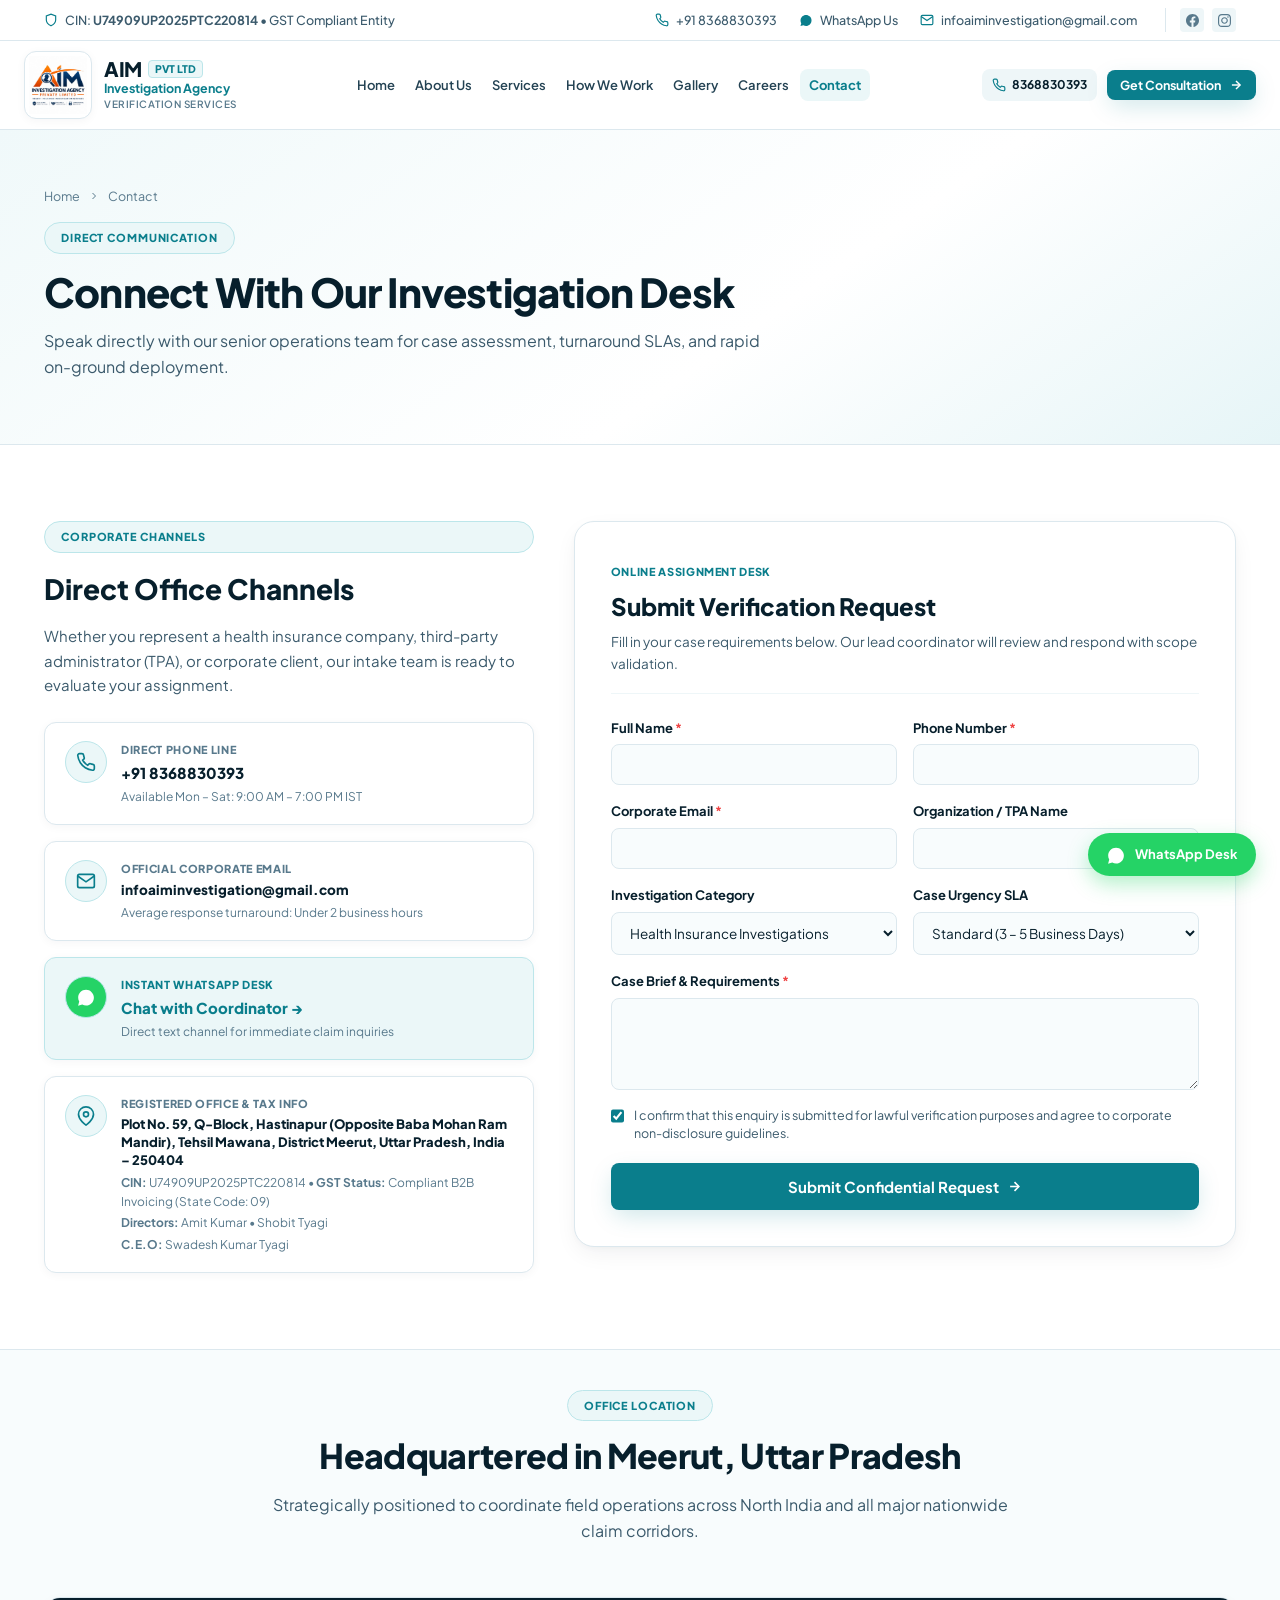
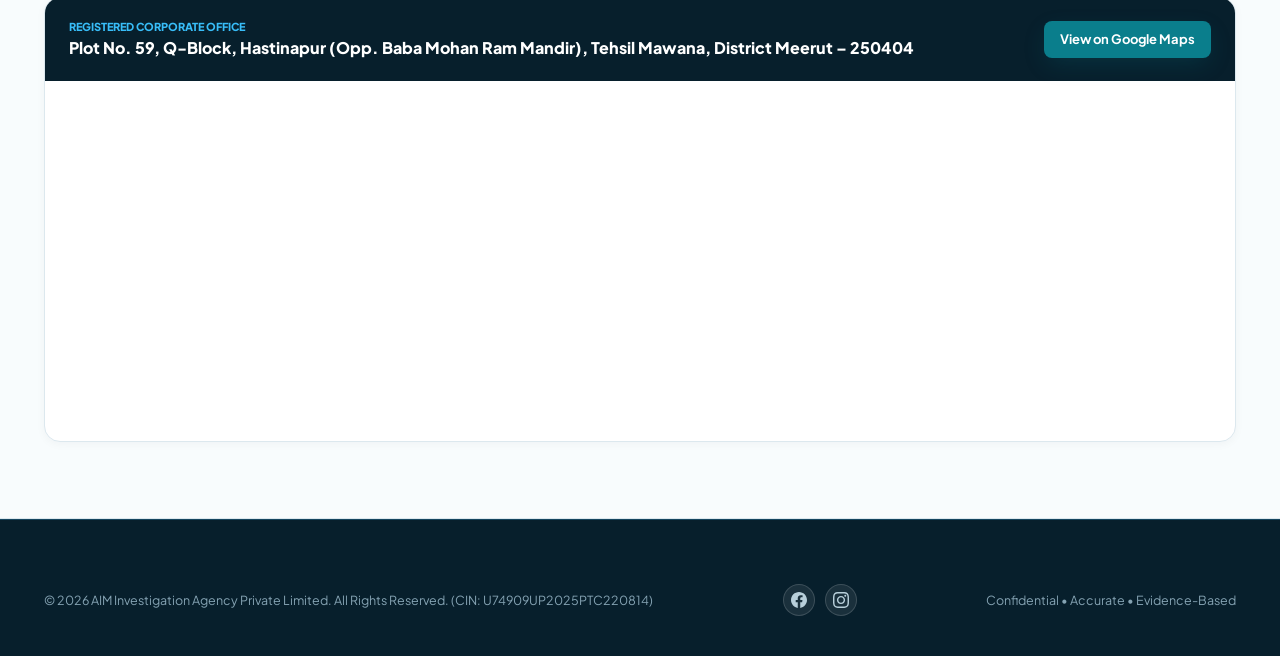
<file: contact.html>
<!DOCTYPE html>
<html lang="en">
<head>
  <meta charset="UTF-8">
  <meta name="viewport" content="width=device-width, initial-scale=1.0">
  <title>Contact Us | AIM Investigation Agency Private Limited &bull; Direct Desk</title>
  <meta name="description" content="Contact AIM Investigation Agency Private Limited. Phone: +91 8368830393, Email: infoaiminvestigation@gmail.com. Address: Plot No. 59, Q-Block, Hastinapur (Opp. Baba Mohan Ram Mandir), Tehsil Mawana, District Meerut, UP – 250404.">
  <meta name="keywords" content="Contact AIM Investigation Agency, Meerut fraud investigation office, health claim verification contact, insurance inquiry desk, AIM phone number 8368830393">
  <meta name="author" content="AIM Investigation Agency Private Limited">
  <meta name="robots" content="index, follow, max-snippet:-1, max-image-preview:large, max-video-preview:-1">
  <meta name="theme-color" content="#071F2C">
  <link rel="canonical" href="https://aiminvestigation.in/contact.html">

  <!-- Local SEO & Geo Metadata -->
  <meta name="geo.region" content="IN-UP">
  <meta name="geo.placename" content="Meerut">
  <meta name="geo.position" content="29.1764;77.9942">
  <meta name="ICBM" content="29.1764, 77.9942">

  <!-- Open Graph / Facebook / LinkedIn -->
  <meta property="og:type" content="website">
  <meta property="og:site_name" content="AIM Investigation Agency Private Limited">
  <meta property="og:locale" content="en_IN">
  <meta property="og:url" content="https://aiminvestigation.in/contact.html">
  <meta property="og:title" content="Contact Us | AIM Investigation Agency Private Limited">
  <meta property="og:description" content="Connect with our investigation and corporate verification desk. Phone: +91 8368830393, Email: infoaiminvestigation@gmail.com.">
  <meta property="og:image" content="https://aiminvestigation.in/assets/images/hero-banner.jpg">
  <meta property="og:image:width" content="1200">
  <meta property="og:image:height" content="630">

  <!-- Twitter Card -->
  <meta name="twitter:card" content="summary_large_image">
  <meta name="twitter:title" content="Contact AIM Investigation Agency">
  <meta name="twitter:description" content="Get in touch with our case inquiry desk in Meerut, UP.">
  <meta name="twitter:image" content="https://aiminvestigation.in/assets/images/hero-banner.jpg">

  <!-- Favicon & Web Manifest -->
  <link rel="icon" type="image/png" sizes="32x32" href="assets/images/favicon.png">
  <link rel="icon" type="image/png" sizes="16x16" href="assets/images/favicon.png">
  <link rel="shortcut icon" href="assets/images/favicon.png" type="image/png">
  <link rel="apple-touch-icon" sizes="180x180" href="assets/images/favicon.png">
  <link rel="manifest" href="site.webmanifest">

  <!-- Google Fonts: Plus Jakarta Sans -->
  <link rel="preconnect" href="https://fonts.googleapis.com">
  <link rel="preconnect" href="https://fonts.gstatic.com" crossorigin>
  <link href="https://fonts.googleapis.com/css2?family=Plus+Jakarta+Sans:wght@400;500;600;700;800;900&display=swap" rel="stylesheet">

  <!-- Main Stylesheet -->
  <link rel="stylesheet" href="assets/css/style.css">

  <!-- JSON-LD Structured Data: ContactPage & BreadcrumbList -->
  <script type="application/ld+json">
  {
    "@context": "https://schema.org",
    "@graph": [
      {
        "@type": "ContactPage",
        "@id": "https://aiminvestigation.in/contact.html#webpage",
        "url": "https://aiminvestigation.in/contact.html",
        "name": "Contact AIM Investigation Agency Private Limited",
        "description": "Direct case inquiry desk, office location in Meerut, Uttar Pradesh, telephone, WhatsApp, and email contact channels.",
        "mainEntity": {
          "@type": "LocalBusiness",
          "name": "AIM Investigation Agency Private Limited",
          "telephone": "+918368830393",
          "email": "infoaiminvestigation@gmail.com",
          "address": {
            "@type": "PostalAddress",
            "streetAddress": "Plot No. 59, Q-Block, Hastinapur, Opposite Baba Mohan Ram Mandir, Tehsil Mawana",
            "addressLocality": "Meerut",
            "addressRegion": "Uttar Pradesh",
            "postalCode": "250404",
            "addressCountry": "IN"
          },
          "geo": {
            "@type": "GeoCoordinates",
            "latitude": 29.1764,
            "longitude": 77.9942
          },
          "openingHoursSpecification": {
            "@type": "OpeningHoursSpecification",
            "dayOfWeek": ["Monday", "Tuesday", "Wednesday", "Thursday", "Friday", "Saturday"],
            "opens": "09:00",
            "closes": "19:00"
          }
        }
      },
      {
        "@type": "BreadcrumbList",
        "@id": "https://aiminvestigation.in/contact.html#breadcrumb",
        "itemListElement": [
          {
            "@type": "ListItem",
            "position": 1,
            "name": "Home",
            "item": "https://aiminvestigation.in/"
          },
          {
            "@type": "ListItem",
            "position": 2,
            "name": "Contact Us",
            "item": "https://aiminvestigation.in/contact.html"
          }
        ]
      }
    ]
  }
  </script>
</head>
<body>

  <!-- Top Corporate Utility Bar -->
  <div class="top-bar">
    <div class="container top-bar-inner">
      <div class="top-bar-left">
        <div class="top-bar-item">
          <svg viewBox="0 0 24 24" fill="none" stroke="currentColor" stroke-width="2"><path d="M12 22s8-4 8-10V5l-8-3-8 3v7c0 6 8 10 8 10z"/></svg>
          <span>CIN: <strong>U74909UP2025PTC220814</strong> &bull; GST Compliant Entity</span>
        </div>
      </div>
      <div class="top-bar-right">
        <a href="tel:8368830393" class="top-bar-item">
          <svg viewBox="0 0 24 24" fill="none" stroke="currentColor" stroke-width="2"><path d="M22 16.92v3a2 2 0 0 1-2.18 2 19.79 19.79 0 0 1-8.63-3.07 19.5 19.5 0 0 1-6-6 19.79 19.79 0 0 1-3.07-8.67A2 2 0 0 1 4.11 2h3a2 2 0 0 1 2 1.72 12.84 12.84 0 0 0 .7 2.81 2 2 0 0 1-.45 2.11L8.09 9.91a16 16 0 0 0 6 6l1.27-1.27a2 2 0 0 1 2.11-.45 12.84 12.84 0 0 0 2.81.7A2 2 0 0 1 22 16.92z"/></svg>
          <span>+91 8368830393</span>
        </a>
        <a href="https://wa.me/918368830393?text=Hello%20AIM%20Investigation%20Agency%2C%20I%20would%20like%20to%20enquire%20about%20your%20services." target="_blank" rel="noopener noreferrer" class="top-bar-item">
          <svg viewBox="0 0 24 24" fill="currentColor"><path d="M12.031 6.172c-3.181 0-5.767 2.586-5.768 5.766-.001 1.298.38 2.27 1.019 3.287l-.711 2.598 2.664-.699c.971.53 1.954.821 2.796.821 3.18 0 5.767-2.587 5.768-5.766.001-3.182-2.585-5.807-5.768-5.807zm0 10.453c-.767 0-1.583-.223-2.316-.658l-.165-.099-1.722.451.46-1.678-.108-.172c-.49-.781-.749-1.688-.748-2.617 0-2.583 2.102-4.685 4.689-4.685 2.585 0 4.686 2.102 4.686 4.686 0 2.584-2.101 4.692-4.694 4.692zm6.671-10.453c-1.776-1.779-4.137-2.759-6.666-2.759-5.195 0-9.421 4.226-9.423 9.424 0 1.661.433 3.283 1.256 4.708l-1.334 4.872 4.986-1.307c1.373.749 2.923 1.144 4.512 1.145h.004c5.193 0 9.422-4.228 9.424-9.426 0-2.518-.981-4.88-2.759-6.657z"/></svg>
          <span>WhatsApp Us</span>
        </a>
        <a href="mailto:infoaiminvestigation@gmail.com" class="top-bar-item">
          <svg viewBox="0 0 24 24" fill="none" stroke="currentColor" stroke-width="2"><path d="M4 4h16c1.1 0 2 .9 2 2v12c0 1.1-.9 2-2 2H4c-1.1 0-2-.9-2-2V6c0-1.1.9-2 2-2z"/><polyline points="22,6 12,13 2,6"/></svg>
          <span>infoaiminvestigation@gmail.com</span>
        </a>
        <div class="top-bar-socials">
          <a href="https://www.facebook.com/" target="_blank" rel="noopener noreferrer" class="social-icon-link" aria-label="Facebook">
            <svg viewBox="0 0 24 24" width="13" height="13" fill="currentColor"><path d="M24 12.073c0-6.627-5.373-12-12-12s-12 5.373-12 12c0 5.99 4.388 10.954 10.125 11.854v-8.385H7.078v-3.47h3.047V9.43c0-3.007 1.792-4.669 4.533-4.669 1.312 0 2.686.235 2.686.235v2.953H15.83c-1.491 0-1.956.925-1.956 1.874v2.25h3.328l-.532 3.47h-2.796v8.385C19.612 23.027 24 18.062 24 12.073z"/></svg>
          </a>
          <a href="https://www.instagram.com/" target="_blank" rel="noopener noreferrer" class="social-icon-link" aria-label="Instagram">
            <svg viewBox="0 0 24 24" width="13" height="13" fill="currentColor"><path d="M12 2.163c3.204 0 3.584.012 4.85.07 3.252.148 4.771 1.691 4.919 4.919.058 1.265.069 1.645.069 4.849 0 3.205-.012 3.584-.069 4.849-.149 3.225-1.664 4.771-4.919 4.919-1.266.058-1.644.07-4.85.07-3.204 0-3.584-.012-4.849-.07-3.26-.149-4.771-1.699-4.919-4.92-.058-1.265-.07-1.644-.07-4.849 0-3.204.013-3.583.07-4.849.149-3.227 1.664-4.771 4.919-4.919 1.266-.057 1.645-.069 4.849-.069zm0-2.163c-3.259 0-3.667.014-4.947.072-4.358.2-6.78 2.618-6.98 6.98-.059 1.281-.073 1.689-.073 4.948 0 3.259.014 3.668.072 4.948.2 4.358 2.618 6.78 6.98 6.98 1.281.058 1.689.072 4.948.072 3.259 0 3.668-.014 4.948-.072 4.354-.2 6.782-2.618 6.979-6.98.059-1.28.073-1.689.073-4.948 0-3.259-.014-3.667-.072-4.947-.196-4.354-2.617-6.78-6.979-6.98-1.281-.059-1.69-.073-4.949-.073zm0 5.838c-3.403 0-6.162 2.759-6.162 6.162s2.759 6.163 6.162 6.163 6.162-2.759 6.162-6.163c0-3.403-2.759-6.162-6.162-6.162zm0 10.162c-2.209 0-4-1.79-4-4 0-2.209 1.791-4 4-4s4 1.791 4 4c0 2.21-1.791 4-4 4zm6.406-11.845c-.796 0-1.441.645-1.441 1.44s.645 1.44 1.441 1.44c.795 0 1.439-.645 1.439-1.44s-.644-1.44-1.439-1.44z"/></svg>
          </a>
        </div>
      </div>
    </div>
  </div>

  <!-- Main Sticky Header -->
  <header class="main-header">
    <div class="container nav-container">
      <a href="index.html" class="brand-logo" aria-label="AIM Investigation Agency Home">
        <div class="logo-icon-box">
          <img src="assets/images/logo.png" alt="AIM Investigation Agency Logo">
        </div>
        <div class="brand-text">
          <div class="brand-title-row">
            <span class="brand-title">AIM</span>
            <span class="brand-badge">Pvt Ltd</span>
          </div>
          <span class="brand-subtitle">Investigation Agency</span>
          <span class="brand-focus">Verification Services</span>
        </div>
      </a>

      <!-- Desktop Navigation -->
      <nav>
        <ul class="nav-menu">
          <li><a href="index.html" class="nav-link">Home</a></li>
          <li><a href="about.html" class="nav-link">About Us</a></li>
          <li><a href="services.html" class="nav-link">Services</a></li>
          <li><a href="process.html" class="nav-link">How We Work</a></li>
          <li><a href="gallery.html" class="nav-link">Gallery</a></li>
          <li><a href="careers.html" class="nav-link">Careers</a></li>
          <li><a href="contact.html" class="nav-link active">Contact</a></li>
        </ul>
      </nav>

      <!-- Right CTAs -->
      <div class="nav-actions">
        <a href="tel:8368830393" class="nav-phone-pill">
          <svg viewBox="0 0 24 24" fill="none" stroke="currentColor" stroke-width="2"><path d="M22 16.92v3a2 2 0 0 1-2.18 2 19.79 19.79 0 0 1-8.63-3.07 19.5 19.5 0 0 1-6-6 19.79 19.79 0 0 1-3.07-8.67A2 2 0 0 1 4.11 2h3a2 2 0 0 1 2 1.72 12.84 12.84 0 0 0 .7 2.81 2 2 0 0 1-.45 2.11L8.09 9.91a16 16 0 0 0 6 6l1.27-1.27a2 2 0 0 1 2.11-.45 12.84 12.84 0 0 0 2.81.7A2 2 0 0 1 22 16.92z"/></svg>
          <span>8368830393</span>
        </a>
        <button class="btn btn-primary btn-sm" data-open-modal>
          <span>Get Consultation</span>
          <svg width="14" height="14" viewBox="0 0 24 24" fill="none" stroke="currentColor" stroke-width="2.5"><line x1="5" y1="12" x2="19" y2="12"></line><polyline points="12 5 19 12 12 19"></polyline></svg>
        </button>
      </div>

      <!-- Mobile Hamburger Button -->
      <button class="mobile-toggle" id="mobileToggleBtn" aria-label="Toggle Navigation Menu">
        <svg viewBox="0 0 24 24" fill="none" stroke="currentColor" stroke-width="2"><line x1="3" y1="12" x2="21" y2="12"></line><line x1="3" y1="6" x2="21" y2="6"></line><line x1="3" y1="18" x2="21" y2="18"></line></svg>
      </button>
    </div>

    <!-- Mobile Drawer -->
    <div class="mobile-drawer" id="mobileDrawer">
      <ul class="mobile-menu-list">
        <li><a href="index.html" class="mobile-nav-link">Home</a></li>
        <li><a href="about.html" class="mobile-nav-link">About Us</a></li>
        <li><a href="services.html" class="mobile-nav-link">Services</a></li>
        <li><a href="process.html" class="mobile-nav-link">How We Work</a></li>
        <li><a href="gallery.html" class="mobile-nav-link">Gallery</a></li>
        <li><a href="careers.html" class="mobile-nav-link">Careers</a></li>
        <li><a href="contact.html" class="mobile-nav-link active">Contact</a></li>
      </ul>
      <div class="mobile-nav-actions">
        <button class="btn btn-primary" style="width:100%;" data-open-modal>Get Consultation</button>
        <a href="tel:8368830393" class="btn btn-outline" style="width:100%;">Call: 8368830393</a>
      </div>
    </div>
  </header>

  <!-- Page Header -->
  <section class="page-header">
    <div class="container">
      <div class="breadcrumb">
        <a href="index.html">Home</a>
        <svg viewBox="0 0 24 24" fill="none" stroke="currentColor" stroke-width="2"><polyline points="9 18 15 12 9 6"/></svg>
        <span>Contact</span>
      </div>
      <span class="section-badge">Direct Communication</span>
      <h1 class="page-title">Connect With Our Investigation Desk</h1>
      <p class="page-subtitle">Speak directly with our senior operations team for case assessment, turnaround SLAs, and rapid on-ground deployment.</p>
    </div>
  </section>

  <!-- Contact Grid Section -->
  <section class="section" style="background:#FFF;">
    <div class="container">
      <div class="contact-grid">
        <!-- Left Panel: Official Channels -->
        <div class="contact-info-panel">
          <span class="section-badge">Corporate Channels</span>
          <h2 style="font-size:28px; font-weight:800; color:var(--navy-950); margin-bottom:12px;">Direct Office Channels</h2>
          <p style="color:var(--slate-600); line-height:1.65; margin-bottom:24px;">
            Whether you represent a health insurance company, third-party administrator (TPA), or corporate client, our intake team is ready to evaluate your assignment.
          </p>

          <div class="contact-info-list">
            <!-- Phone -->
            <div class="contact-info-card">
              <div class="contact-info-icon">
                <svg viewBox="0 0 24 24" fill="none" stroke="currentColor" stroke-width="2"><path d="M22 16.92v3a2 2 0 0 1-2.18 2 19.79 19.79 0 0 1-8.63-3.07 19.5 19.5 0 0 1-6-6 19.79 19.79 0 0 1-3.07-8.67A2 2 0 0 1 4.11 2h3a2 2 0 0 1 2 1.72 12.84 12.84 0 0 0 .7 2.81 2 2 0 0 1-.45 2.11L8.09 9.91a16 16 0 0 0 6 6l1.27-1.27a2 2 0 0 1 2.11-.45 12.84 12.84 0 0 0 2.81.7A2 2 0 0 1 22 16.92z"/></svg>
              </div>
              <div>
                <div class="contact-info-label">Direct Phone Line</div>
                <div class="contact-info-value"><a href="tel:8368830393">+91 8368830393</a></div>
                <div class="contact-info-note">Available Mon – Sat: 9:00 AM – 7:00 PM IST</div>
              </div>
            </div>

            <!-- Email -->
            <div class="contact-info-card">
              <div class="contact-info-icon">
                <svg viewBox="0 0 24 24" fill="none" stroke="currentColor" stroke-width="2"><path d="M4 4h16c1.1 0 2 .9 2 2v12c0 1.1-.9 2-2 2H4c-1.1 0-2-.9-2-2V6c0-1.1.9-2 2-2z"/><polyline points="22,6 12,13 2,6"/></svg>
              </div>
              <div>
                <div class="contact-info-label">Official Corporate Email</div>
                <div class="contact-info-value" style="font-size:13.5px;"><a href="mailto:infoaiminvestigation@gmail.com">infoaiminvestigation@gmail.com</a></div>
                <div class="contact-info-note">Average response turnaround: Under 2 business hours</div>
              </div>
            </div>

            <!-- WhatsApp -->
            <div class="contact-info-card" style="background:var(--teal-light); border-color:var(--teal-border);">
              <div class="contact-info-icon" style="background:#25D366; color:#FFF;">
                <svg viewBox="0 0 24 24" fill="currentColor"><path d="M12.031 6.172c-3.181 0-5.767 2.586-5.768 5.766-.001 1.298.38 2.27 1.019 3.287l-.711 2.598 2.664-.699c.971.53 1.954.821 2.796.821 3.18 0 5.767-2.587 5.768-5.766.001-3.182-2.585-5.807-5.768-5.807zm0 10.453c-.767 0-1.583-.223-2.316-.658l-.165-.099-1.722.451.46-1.678-.108-.172c-.49-.781-.749-1.688-.748-2.617 0-2.583 2.102-4.685 4.689-4.685 2.585 0 4.686 2.102 4.686 4.686 0 2.584-2.101 4.692-4.694 4.692zm6.671-10.453c-1.776-1.779-4.137-2.759-6.666-2.759-5.195 0-9.421 4.226-9.423 9.424 0 1.661.433 3.283 1.256 4.708l-1.334 4.872 4.986-1.307c1.373.749 2.923 1.144 4.512 1.145h.004c5.193 0 9.422-4.228 9.424-9.426 0-2.518-.981-4.88-2.759-6.657z"/></svg>
              </div>
              <div>
                <div class="contact-info-label" style="color:var(--teal-primary);">Instant WhatsApp Desk</div>
                <div class="contact-info-value"><a href="https://wa.me/918368830393" target="_blank" rel="noopener noreferrer" style="color:var(--teal-primary);">Chat with Coordinator &rarr;</a></div>
                <div class="contact-info-note">Direct text channel for immediate claim inquiries</div>
              </div>
            </div>

            <!-- Address & Tax Credentials -->
            <div class="contact-info-card">
              <div class="contact-info-icon">
                <svg viewBox="0 0 24 24" fill="none" stroke="currentColor" stroke-width="2"><path d="M21 10c0 7-9 13-9 13s-9-6-9-13a9 9 0 0 1 18 0z"/><circle cx="12" cy="10" r="3"/></svg>
              </div>
              <div>
                <div class="contact-info-label">Registered Office &amp; Tax Info</div>
                <div class="contact-info-value" style="font-size:13px; line-height:1.4;">
                  Plot No. 59, Q-Block, Hastinapur (Opposite Baba Mohan Ram Mandir), Tehsil Mawana, District Meerut, Uttar Pradesh, India – 250404
                </div>
                <div class="contact-info-note" style="margin-top:4px;">
                  <strong>CIN:</strong> U74909UP2025PTC220814 &bull; <strong>GST Status:</strong> Compliant B2B Invoicing (State Code: 09)
                </div>
                <div class="contact-info-note">
                  <strong>Directors:</strong> Amit Kumar &bull; Shobit Tyagi
                </div>
                <div class="contact-info-note">
                  <strong>C.E.O:</strong> Swadesh Kumar Tyagi
                </div>
              </div>
            </div>
          </div>
        </div>

        <!-- Right Panel: Full Intake Form -->
        <div class="contact-form-container">
          <div class="form-header">
            <span class="form-header-badge">Online Assignment Desk</span>
            <h2 style="font-size:24px; font-weight:800; color:var(--navy-950); margin-bottom:6px;">Submit Verification Request</h2>
            <p style="color:var(--slate-600); font-size:13.5px;">Fill in your case requirements below. Our lead coordinator will review and respond with scope validation.</p>
          </div>

          <form id="mainContactForm" novalidate>
            <div class="form-row">
              <div class="form-group">
                <label class="form-label">Full Name <span class="req">*</span></label>
                <input type="text" name="fullName" class="form-input">
                <span class="error-msg"></span>
              </div>
              <div class="form-group">
                <label class="form-label">Phone Number <span class="req">*</span></label>
                <input type="tel" name="phone" class="form-input">
                <span class="error-msg"></span>
              </div>
            </div>

            <div class="form-row">
              <div class="form-group">
                <label class="form-label">Corporate Email <span class="req">*</span></label>
                <input type="email" name="email" class="form-input">
                <span class="error-msg"></span>
              </div>
              <div class="form-group">
                <label class="form-label">Organization / TPA Name</label>
                <input type="text" name="company" class="form-input">
              </div>
            </div>

            <div class="form-row">
              <div class="form-group">
                <label class="form-label">Investigation Category</label>
                <select name="investigationType" class="form-select">
                  <option value="Health Insurance Investigations">Health Insurance Investigations</option>
                  <option value="Medical Document Verification">Medical Document Verification</option>
                  <option value="Hospital & Clinic Verification">Hospital &amp; Clinic Verification</option>
                  <option value="Patient / Beneficiary Verification">Patient / Beneficiary Verification</option>
                  <option value="Field Investigation">Field Investigation</option>
                  <option value="Customized Investigation">Customized Investigation</option>
                </select>
              </div>
              <div class="form-group">
                <label class="form-label">Case Urgency SLA</label>
                <select name="priority" class="form-select">
                  <option value="Standard">Standard (3 – 5 Business Days)</option>
                  <option value="Priority">Priority (24 – 48 Hours)</option>
                </select>
              </div>
            </div>

            <div class="form-group full">
              <label class="form-label">Case Brief &amp; Requirements <span class="req">*</span></label>
              <textarea name="message" rows="4" class="form-textarea"></textarea>
              <span class="error-msg"></span>
            </div>

            <label class="form-checkbox-label">
              <input type="checkbox" name="terms" checked>
              <span>I confirm that this enquiry is submitted for lawful verification purposes and agree to corporate non-disclosure guidelines.</span>
            </label>
            <span class="error-msg" id="termsError" style="margin-top:-16px; margin-bottom:16px;"></span>

            <button type="submit" class="btn btn-primary btn-lg" style="width:100%;">
              <span>Submit Confidential Request</span>
              <svg width="15" height="15" viewBox="0 0 24 24" fill="none" stroke="currentColor" stroke-width="2.5"><line x1="5" y1="12" x2="19" y2="12"></line><polyline points="12 5 19 12 12 19"></polyline></svg>
            </button>
          </form>

          <div class="form-success-box" id="mainContactSuccess">
            <div class="success-icon-wrap">
              <svg viewBox="0 0 24 24" fill="none" stroke="currentColor" stroke-width="2.5"><polyline points="20 6 9 17 4 12"></polyline></svg>
            </div>
            <h3 style="font-size:22px; font-weight:800; color:var(--navy-950); margin-bottom:6px;">Enquiry Successfully Received</h3>
            <p>Thank you, <strong class="submitted-name">Client</strong>. Our operations team will contact you shortly.</p>
          </div>
        </div>
      </div>
    </div>
  </section>

  <!-- Interactive Map Section -->
  <section class="section section-bg-slate" style="padding-top:40px;">
    <div class="container">
      <div class="section-header">
        <span class="section-badge">Office Location</span>
        <h2 class="section-title">Headquartered in Meerut, Uttar Pradesh</h2>
        <p class="section-subtitle">Strategically positioned to coordinate field operations across North India and all major nationwide claim corridors.</p>
      </div>

      <div style="background:#FFF; border-radius:var(--radius-lg); border:1px solid var(--slate-200); overflow:hidden; box-shadow:var(--shadow-subtle);">
        <div style="padding:20px 24px; background:var(--navy-950); color:#FFF; display:flex; flex-wrap:wrap; justify-content:space-between; align-items:center; gap:16px;">
          <div>
            <div style="color:#38BDF8; font-size:11px; font-weight:800; text-transform:uppercase;">Registered Corporate Office</div>
            <div style="font-size:16px; font-weight:800; color:#FFF;">Plot No. 59, Q-Block, Hastinapur (Opp. Baba Mohan Ram Mandir), Tehsil Mawana, District Meerut – 250404</div>
          </div>
          <a href="https://maps.google.com/?q=Plot+No+59+Q+Block+Hastinapur+Mawana+Meerut+Uttar+Pradesh+250404" target="_blank" rel="noopener noreferrer" class="btn btn-primary btn-sm">
            <span>View on Google Maps</span>
          </a>
        </div>
        <div style="width:100%; height:360px;">
          <iframe 
            src="https://www.google.com/maps/embed?pb=!1m18!1m12!1m3!1d111530.82563363365!2d77.92505234999999!3d29.1711718!2m3!1f0!2f0!3f0!3m2!1i1024!2i768!4f13.1!3m3!1m2!1s0x390c5f49d2112d89%3A0x6b6dfd54157a972c!2sHastinapur%2C%20Uttar%20Pradesh%20250404!5e0!3m2!1sen!2sin!4v1700000000000!5m2!1sen!2sin" 
            width="100%" 
            height="100%" 
            style="border:0;" 
            allowfullscreen="" 
            loading="lazy" 
            referrerpolicy="no-referrer-when-downgrade"
            title="AIM Investigation Agency Location Map">
          </iframe>
        </div>
      </div>
    </div>
  </section>

  <!-- Footer Contact Banner -->
  <footer class="footer-contact-banner">
    <div class="container">
      <div class="footer-bottom-bar" style="border-top:none; padding-top:0;">
        <div>&copy; <span class="current-year">2026</span> AIM Investigation Agency Private Limited. All Rights Reserved. (CIN: U74909UP2025PTC220814)</div>
        <div class="footer-social-links">
          <a href="https://www.facebook.com/" target="_blank" rel="noopener noreferrer" class="footer-social-btn" aria-label="Facebook">
            <svg viewBox="0 0 24 24" width="16" height="16" fill="currentColor"><path d="M24 12.073c0-6.627-5.373-12-12-12s-12 5.373-12 12c0 5.99 4.388 10.954 10.125 11.854v-8.385H7.078v-3.47h3.047V9.43c0-3.007 1.792-4.669 4.533-4.669 1.312 0 2.686.235 2.686.235v2.953H15.83c-1.491 0-1.956.925-1.956 1.874v2.25h3.328l-.532 3.47h-2.796v8.385C19.612 23.027 24 18.062 24 12.073z"/></svg>
          </a>
          <a href="https://www.instagram.com/" target="_blank" rel="noopener noreferrer" class="footer-social-btn" aria-label="Instagram">
            <svg viewBox="0 0 24 24" width="16" height="16" fill="currentColor"><path d="M12 2.163c3.204 0 3.584.012 4.85.07 3.252.148 4.771 1.691 4.919 4.919.058 1.265.069 1.645.069 4.849 0 3.205-.012 3.584-.069 4.849-.149 3.225-1.664 4.771-4.919 4.919-1.266.058-1.644.07-4.85.07-3.204 0-3.584-.012-4.849-.07-3.26-.149-4.771-1.699-4.919-4.92-.058-1.265-.07-1.644-.07-4.849 0-3.204.013-3.583.07-4.849.149-3.227 1.664-4.771 4.919-4.919 1.266-.057 1.645-.069 4.849-.069zm0-2.163c-3.259 0-3.667.014-4.947.072-4.358.2-6.78 2.618-6.98 6.98-.059 1.281-.073 1.689-.073 4.948 0 3.259.014 3.668.072 4.948.2 4.358 2.618 6.78 6.98 6.98 1.281.058 1.689.072 4.948.072 3.259 0 3.668-.014 4.948-.072 4.354-.2 6.782-2.618 6.979-6.98.059-1.28.073-1.689.073-4.948 0-3.259-.014-3.667-.072-4.947-.196-4.354-2.617-6.78-6.979-6.98-1.281-.059-1.69-.073-4.949-.073zm0 5.838c-3.403 0-6.162 2.759-6.162 6.162s2.759 6.163 6.162 6.163 6.162-2.759 6.162-6.163c0-3.403-2.759-6.162-6.162-6.162zm0 10.162c-2.209 0-4-1.79-4-4 0-2.209 1.791-4 4-4s4 1.791 4 4c0 2.21-1.791 4-4 4zm6.406-11.845c-.796 0-1.441.645-1.441 1.44s.645 1.44 1.441 1.44c.795 0 1.439-.645 1.439-1.44s-.644-1.44-1.439-1.44z"/></svg>
          </a>
        </div>
        <div><span>Confidential &bull; Accurate &bull; Evidence-Based</span></div>
      </div>
    </div>
  </footer>

  <!-- Floating Actions Widget -->
  <div class="floating-actions-wrap">
    <button class="btn-scroll-top" id="scrollTopBtn" aria-label="Scroll to top">
      <svg width="18" height="18" viewBox="0 0 24 24" fill="none" stroke="currentColor" stroke-width="2.5"><polyline points="18 15 12 9 6 15"></polyline></svg>
    </button>
    <a href="https://wa.me/918368830393?text=Hello%20AIM%20Investigation%20Agency%2C%20I%20would%20like%20to%20enquire%20about%20your%20investigation%20and%20verification%20services." target="_blank" rel="noopener noreferrer" class="btn-whatsapp-float">
      <svg viewBox="0 0 24 24"><path d="M12.031 6.172c-3.181 0-5.767 2.586-5.768 5.766-.001 1.298.38 2.27 1.019 3.287l-.711 2.598 2.664-.699c.971.53 1.954.821 2.796.821 3.18 0 5.767-2.587 5.768-5.766.001-3.182-2.585-5.807-5.768-5.807zm0 10.453c-.767 0-1.583-.223-2.316-.658l-.165-.099-1.722.451.46-1.678-.108-.172c-.49-.781-.749-1.688-.748-2.617 0-2.583 2.102-4.685 4.689-4.685 2.585 0 4.686 2.102 4.686 4.686 0 2.584-2.101 4.692-4.694 4.692zm6.671-10.453c-1.776-1.779-4.137-2.759-6.666-2.759-5.195 0-9.421 4.226-9.423 9.424 0 1.661.433 3.283 1.256 4.708l-1.334 4.872 4.986-1.307c1.373.749 2.923 1.144 4.512 1.145h.004c5.193 0 9.422-4.228 9.424-9.426 0-2.518-.981-4.88-2.759-6.657z"/></svg>
      <span>WhatsApp Desk</span>
    </a>
  </div>

  <!-- Mobile Sticky Bar -->
  <div class="mobile-sticky-bar">
    <a href="tel:8368830393" class="btn btn-secondary" style="flex:1; padding:10px 12px; font-size:13px;">Call Now</a>
    <button class="btn btn-primary" style="flex:1; padding:10px 12px; font-size:13px;" data-open-modal>Get Consultation</button>
  </div>

  <!-- Intake Modal -->
  <div class="modal-overlay" id="investigationModal">
    <div class="modal-dialog">
      <div class="modal-header">
        <strong style="font-size:14px;">AIM Investigation Intake Desk</strong>
        <button class="modal-close-btn" id="modalCloseBtn">&times;</button>
      </div>
      <div class="modal-body">
        <div class="form-header" style="border-bottom:none; padding-bottom:0; margin-bottom:16px;">
          <span class="form-header-badge">Confidential Intake</span>
          <h3 style="font-size:20px;">Request Investigation / Consultation</h3>
          <p>Submit your verification parameters. Handled under strict non-disclosure.</p>
        </div>
        <form id="modalContactForm" novalidate>
          <div class="form-row">
            <div class="form-group">
              <label class="form-label">Full Name <span class="req">*</span></label>
              <input type="text" name="fullName" class="form-input">
              <span class="error-msg"></span>
            </div>
            <div class="form-group">
              <label class="form-label">Phone Number <span class="req">*</span></label>
              <input type="tel" name="phone" class="form-input">
              <span class="error-msg"></span>
            </div>
          </div>
          <div class="form-row">
            <div class="form-group">
              <label class="form-label">Corporate Email <span class="req">*</span></label>
              <input type="email" name="email" class="form-input">
              <span class="error-msg"></span>
            </div>
            <div class="form-group">
              <label class="form-label">Investigation Type</label>
              <select name="investigationType" id="modalInvestigationType" class="form-select">
                <option value="Health Insurance Investigations">Health Insurance Investigations</option>
                <option value="Medical Document Verification">Medical Document Verification</option>
                <option value="Hospital & Clinic Verification">Hospital &amp; Clinic Verification</option>
                <option value="Patient / Beneficiary Verification">Patient / Beneficiary Verification</option>
                <option value="Field Investigation">Field Investigation</option>
              </select>
            </div>
          </div>
          <div class="form-group full">
            <label class="form-label">Case Requirements <span class="req">*</span></label>
            <textarea name="message" rows="3" class="form-textarea"></textarea>
            <span class="error-msg"></span>
          </div>
          <label class="form-checkbox-label">
            <input type="checkbox" name="terms" checked>
            <span>I agree to corporate data confidentiality guidelines.</span>
          </label>
          <span class="error-msg" id="termsError" style="margin-top:-16px; margin-bottom:16px;"></span>
          <button type="submit" class="btn btn-primary" style="width:100%;">Submit Consultation Request</button>
        </form>

        <div class="form-success-box" id="modalContactSuccess">
          <div class="success-icon-wrap">
            <svg viewBox="0 0 24 24" fill="none" stroke="currentColor" stroke-width="2.5"><polyline points="20 6 9 17 4 12"></polyline></svg>
          </div>
          <h3>Enquiry Successfully Received</h3>
          <p>Thank you. A lead coordinator will connect with you shortly.</p>
        </div>
      </div>
    </div>
  </div>

  <script src="assets/js/main.js"></script>
</body>
</html>
</file>
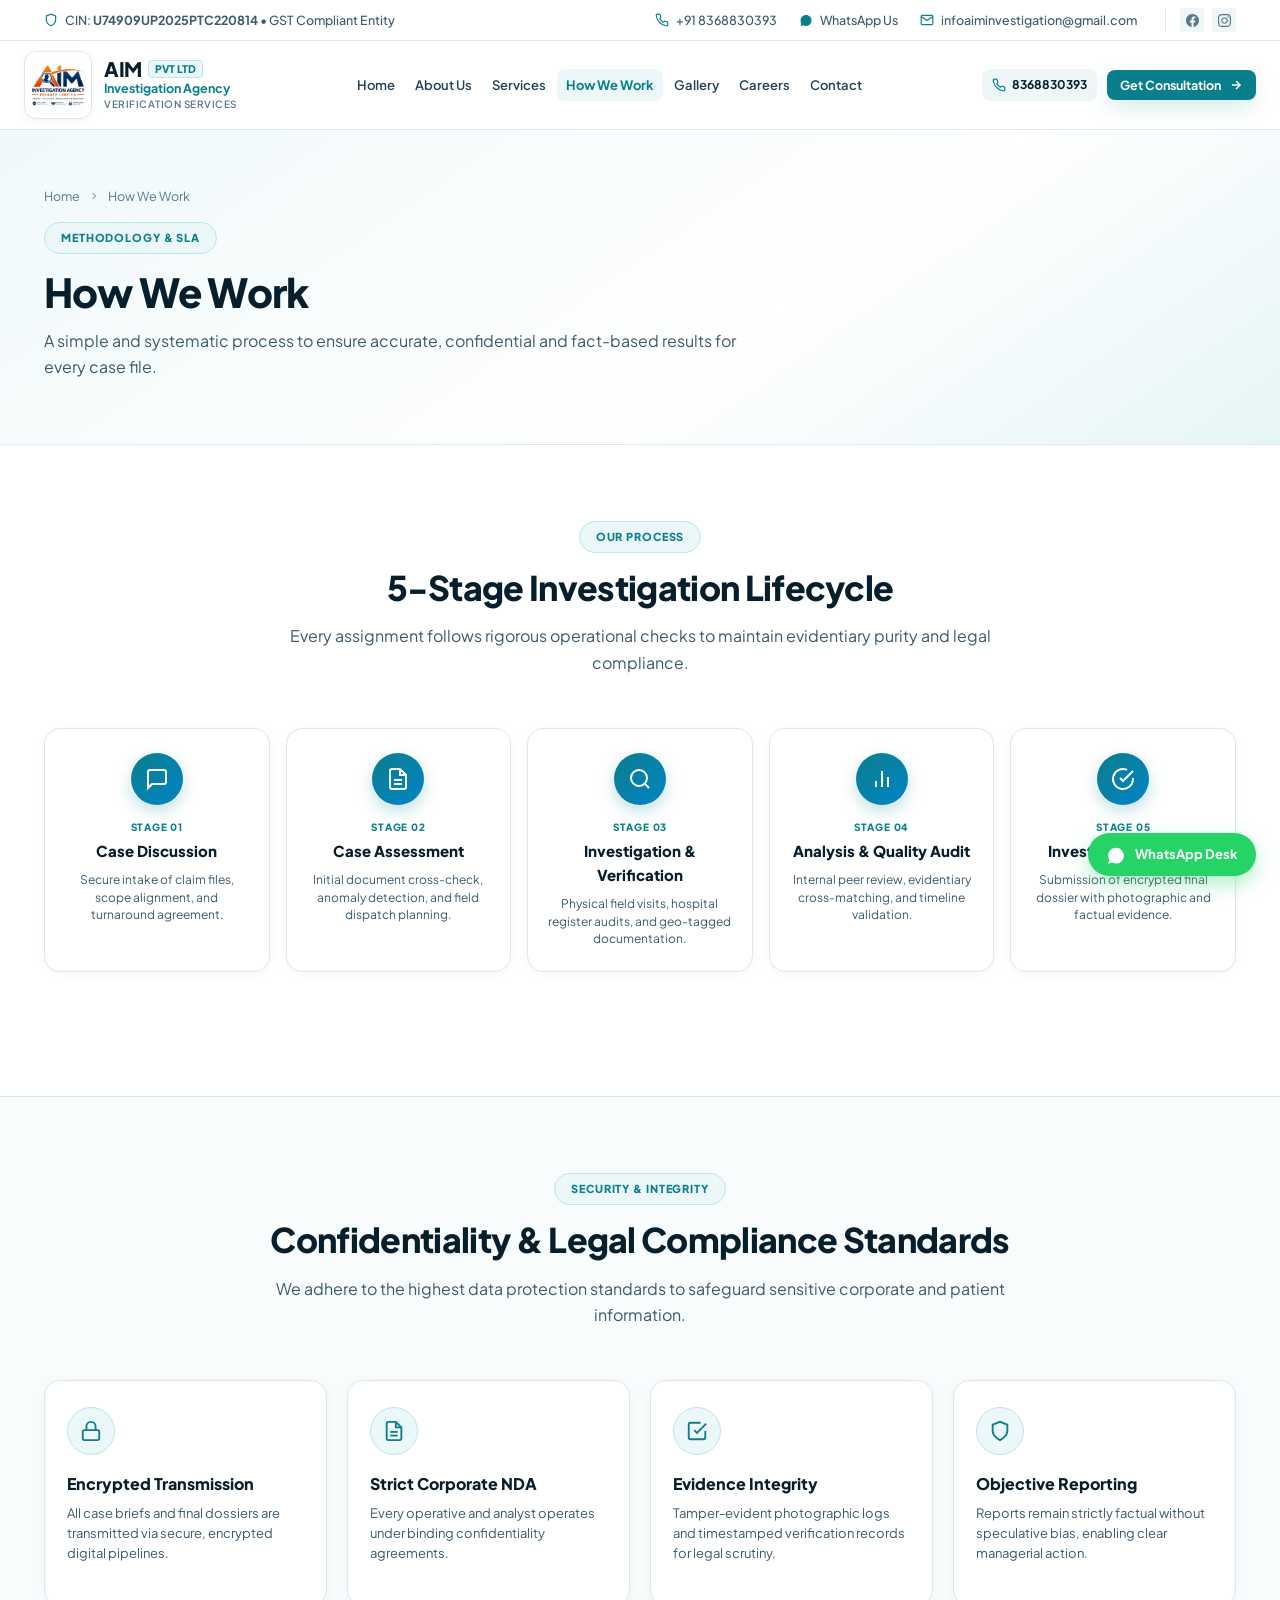
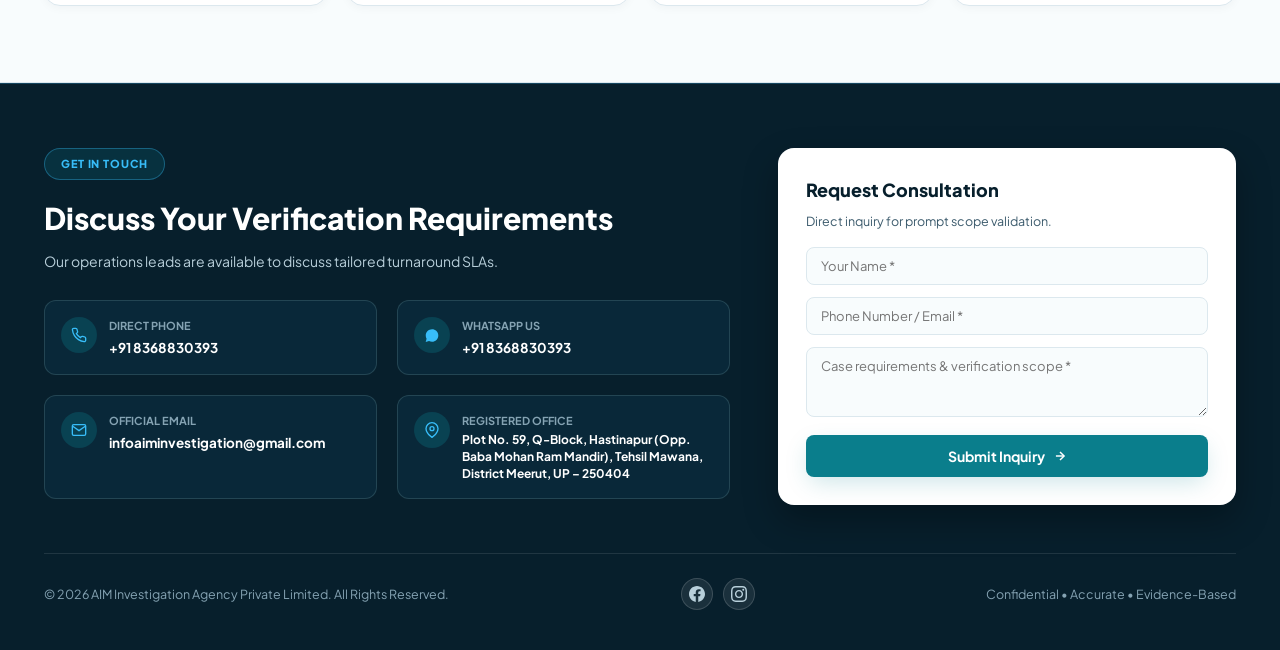
<file: process.html>
<!DOCTYPE html>
<html lang="en">
<head>
  <meta charset="UTF-8">
  <meta name="viewport" content="width=device-width, initial-scale=1.0">
  <title>Investigation Process &amp; Methodology | AIM Investigation Agency Private Limited</title>
  <meta name="description" content="Discover the 6-stage medical claims investigation workflow, evidence verification protocols, chain of custody, and SLA delivery by AIM Investigation Agency.">
  <meta name="keywords" content="Medical investigation methodology, claims verification process, hospital audit workflow, chain of custody evidence, insurance fraud investigation lifecycle">
  <meta name="author" content="AIM Investigation Agency Private Limited">
  <meta name="robots" content="index, follow, max-snippet:-1, max-image-preview:large, max-video-preview:-1">
  <meta name="theme-color" content="#071F2C">
  <link rel="canonical" href="https://aiminvestigation.in/process.html">

  <!-- Local SEO & Geo Metadata -->
  <meta name="geo.region" content="IN-UP">
  <meta name="geo.placename" content="Meerut">
  <meta name="geo.position" content="29.1764;77.9942">
  <meta name="ICBM" content="29.1764, 77.9942">

  <!-- Open Graph / Facebook / LinkedIn -->
  <meta property="og:type" content="article">
  <meta property="og:site_name" content="AIM Investigation Agency Private Limited">
  <meta property="og:locale" content="en_IN">
  <meta property="og:url" content="https://aiminvestigation.in/process.html">
  <meta property="og:title" content="Our Investigation Process & Methodology | AIM Investigation Agency">
  <meta property="og:description" content="Structured 6-stage investigation workflow: case intake, document verification, hospital field audit, claimant reconnaissance, forensic cross-verification, and reporting.">
  <meta property="og:image" content="https://aiminvestigation.in/assets/images/hero-banner.jpg">
  <meta property="og:image:width" content="1200">
  <meta property="og:image:height" content="630">

  <!-- Twitter Card -->
  <meta name="twitter:card" content="summary_large_image">
  <meta name="twitter:title" content="Investigation Methodology | AIM Investigation Agency">
  <meta name="twitter:description" content="Evidence-first healthcare claim verification protocols and strict chain of custody.">
  <meta name="twitter:image" content="https://aiminvestigation.in/assets/images/hero-banner.jpg">

  <!-- Favicon & Web Manifest -->
  <link rel="icon" type="image/png" sizes="32x32" href="assets/images/favicon.png">
  <link rel="icon" type="image/png" sizes="16x16" href="assets/images/favicon.png">
  <link rel="shortcut icon" href="assets/images/favicon.png" type="image/png">
  <link rel="apple-touch-icon" sizes="180x180" href="assets/images/favicon.png">
  <link rel="manifest" href="site.webmanifest">

  <!-- Google Fonts: Plus Jakarta Sans -->
  <link rel="preconnect" href="https://fonts.googleapis.com">
  <link rel="preconnect" href="https://fonts.gstatic.com" crossorigin>
  <link href="https://fonts.googleapis.com/css2?family=Plus+Jakarta+Sans:wght@400;500;600;700;800;900&display=swap" rel="stylesheet">

  <!-- Main Stylesheet -->
  <link rel="stylesheet" href="assets/css/style.css">

  <!-- JSON-LD Structured Data: HowTo & BreadcrumbList -->
  <script type="application/ld+json">
  {
    "@context": "https://schema.org",
    "@graph": [
      {
        "@type": "HowTo",
        "@id": "https://aiminvestigation.in/process.html#howto",
        "name": "Health Insurance Claim Investigation Workflow",
        "description": "The standardized 6-step evidence-based investigation process used by AIM Investigation Agency Private Limited.",
        "step": [
          {
            "@type": "HowToStep",
            "position": 1,
            "name": "Case Intake & Trigger Assessment",
            "text": "Receipt of suspicious claim mandate, preliminary dossier review, and assignment of specialized investigator."
          },
          {
            "@type": "HowToStep",
            "position": 2,
            "name": "Document Authentication & Desk Audit",
            "text": "Verification of indoor case papers, test reports, prescriptions, and pharmacy billing against forensic benchmarks."
          },
          {
            "@type": "HowToStep",
            "position": 3,
            "name": "On-Ground Hospital Field Verification",
            "text": "Physical visit to hospital/nursing home, cross-checking OT logs, admission registers, and treating doctor records."
          },
          {
            "@type": "HowToStep",
            "position": 4,
            "name": "Claimant & Neighborhood Reconnaissance",
            "text": "Discreet verification of patient identity, residential verification, and occupational timeline validation."
          },
          {
            "@type": "HowToStep",
            "position": 5,
            "name": "Medical QC & Cross-Audit Analysis",
            "text": "Internal review by medical analysts to check clinical consistency and treatment-diagnosis correlation."
          },
          {
            "@type": "HowToStep",
            "position": 6,
            "name": "Legally Admissible Final Reporting",
            "text": "Compilation of evidence-backed executive report with photo/video proofs and clear conclusion for claim settlement."
          }
        ]
      },
      {
        "@type": "BreadcrumbList",
        "@id": "https://aiminvestigation.in/process.html#breadcrumb",
        "itemListElement": [
          {
            "@type": "ListItem",
            "position": 1,
            "name": "Home",
            "item": "https://aiminvestigation.in/"
          },
          {
            "@type": "ListItem",
            "position": 2,
            "name": "How We Work",
            "item": "https://aiminvestigation.in/process.html"
          }
        ]
      }
    ]
  }
  </script>
</head>
<body>

  <!-- Top Corporate Utility Bar -->
  <div class="top-bar">
    <div class="container top-bar-inner">
      <div class="top-bar-left">
        <div class="top-bar-item">
          <svg viewBox="0 0 24 24" fill="none" stroke="currentColor" stroke-width="2"><path d="M12 22s8-4 8-10V5l-8-3-8 3v7c0 6 8 10 8 10z"/></svg>
          <span>CIN: <strong>U74909UP2025PTC220814</strong> &bull; GST Compliant Entity</span>
        </div>
      </div>
      <div class="top-bar-right">
        <a href="tel:8368830393" class="top-bar-item">
          <svg viewBox="0 0 24 24" fill="none" stroke="currentColor" stroke-width="2"><path d="M22 16.92v3a2 2 0 0 1-2.18 2 19.79 19.79 0 0 1-8.63-3.07 19.5 19.5 0 0 1-6-6 19.79 19.79 0 0 1-3.07-8.67A2 2 0 0 1 4.11 2h3a2 2 0 0 1 2 1.72 12.84 12.84 0 0 0 .7 2.81 2 2 0 0 1-.45 2.11L8.09 9.91a16 16 0 0 0 6 6l1.27-1.27a2 2 0 0 1 2.11-.45 12.84 12.84 0 0 0 2.81.7A2 2 0 0 1 22 16.92z"/></svg>
          <span>+91 8368830393</span>
        </a>
        <a href="https://wa.me/918368830393?text=Hello%20AIM%20Investigation%20Agency%2C%20I%20would%20like%20to%20enquire%20about%20your%20services." target="_blank" rel="noopener noreferrer" class="top-bar-item">
          <svg viewBox="0 0 24 24" fill="currentColor"><path d="M12.031 6.172c-3.181 0-5.767 2.586-5.768 5.766-.001 1.298.38 2.27 1.019 3.287l-.711 2.598 2.664-.699c.971.53 1.954.821 2.796.821 3.18 0 5.767-2.587 5.768-5.766.001-3.182-2.585-5.807-5.768-5.807zm0 10.453c-.767 0-1.583-.223-2.316-.658l-.165-.099-1.722.451.46-1.678-.108-.172c-.49-.781-.749-1.688-.748-2.617 0-2.583 2.102-4.685 4.689-4.685 2.585 0 4.686 2.102 4.686 4.686 0 2.584-2.101 4.692-4.694 4.692zm6.671-10.453c-1.776-1.779-4.137-2.759-6.666-2.759-5.195 0-9.421 4.226-9.423 9.424 0 1.661.433 3.283 1.256 4.708l-1.334 4.872 4.986-1.307c1.373.749 2.923 1.144 4.512 1.145h.004c5.193 0 9.422-4.228 9.424-9.426 0-2.518-.981-4.88-2.759-6.657z"/></svg>
          <span>WhatsApp Us</span>
        </a>
        <a href="mailto:infoaiminvestigation@gmail.com" class="top-bar-item">
          <svg viewBox="0 0 24 24" fill="none" stroke="currentColor" stroke-width="2"><path d="M4 4h16c1.1 0 2 .9 2 2v12c0 1.1-.9 2-2 2H4c-1.1 0-2-.9-2-2V6c0-1.1.9-2 2-2z"/><polyline points="22,6 12,13 2,6"/></svg>
          <span>infoaiminvestigation@gmail.com</span>
        </a>
        <div class="top-bar-socials">
          <a href="https://www.facebook.com/" target="_blank" rel="noopener noreferrer" class="social-icon-link" aria-label="Facebook">
            <svg viewBox="0 0 24 24" width="13" height="13" fill="currentColor"><path d="M24 12.073c0-6.627-5.373-12-12-12s-12 5.373-12 12c0 5.99 4.388 10.954 10.125 11.854v-8.385H7.078v-3.47h3.047V9.43c0-3.007 1.792-4.669 4.533-4.669 1.312 0 2.686.235 2.686.235v2.953H15.83c-1.491 0-1.956.925-1.956 1.874v2.25h3.328l-.532 3.47h-2.796v8.385C19.612 23.027 24 18.062 24 12.073z"/></svg>
          </a>
          <a href="https://www.instagram.com/" target="_blank" rel="noopener noreferrer" class="social-icon-link" aria-label="Instagram">
            <svg viewBox="0 0 24 24" width="13" height="13" fill="currentColor"><path d="M12 2.163c3.204 0 3.584.012 4.85.07 3.252.148 4.771 1.691 4.919 4.919.058 1.265.069 1.645.069 4.849 0 3.205-.012 3.584-.069 4.849-.149 3.225-1.664 4.771-4.919 4.919-1.266.058-1.644.07-4.85.07-3.204 0-3.584-.012-4.849-.07-3.26-.149-4.771-1.699-4.919-4.92-.058-1.265-.07-1.644-.07-4.849 0-3.204.013-3.583.07-4.849.149-3.227 1.664-4.771 4.919-4.919 1.266-.057 1.645-.069 4.849-.069zm0-2.163c-3.259 0-3.667.014-4.947.072-4.358.2-6.78 2.618-6.98 6.98-.059 1.281-.073 1.689-.073 4.948 0 3.259.014 3.668.072 4.948.2 4.358 2.618 6.78 6.98 6.98 1.281.058 1.689.072 4.948.072 3.259 0 3.668-.014 4.948-.072 4.354-.2 6.782-2.618 6.979-6.98.059-1.28.073-1.689.073-4.948 0-3.259-.014-3.667-.072-4.947-.196-4.354-2.617-6.78-6.979-6.98-1.281-.059-1.69-.073-4.949-.073zm0 5.838c-3.403 0-6.162 2.759-6.162 6.162s2.759 6.163 6.162 6.163 6.162-2.759 6.162-6.163c0-3.403-2.759-6.162-6.162-6.162zm0 10.162c-2.209 0-4-1.79-4-4 0-2.209 1.791-4 4-4s4 1.791 4 4c0 2.21-1.791 4-4 4zm6.406-11.845c-.796 0-1.441.645-1.441 1.44s.645 1.44 1.441 1.44c.795 0 1.439-.645 1.439-1.44s-.644-1.44-1.439-1.44z"/></svg>
          </a>
        </div>
      </div>
    </div>
  </div>

  <!-- Main Sticky Header -->
  <header class="main-header">
    <div class="container nav-container">
      <a href="index.html" class="brand-logo" aria-label="AIM Investigation Agency Home">
        <div class="logo-icon-box">
          <img src="assets/images/logo.png" alt="AIM Investigation Agency Logo">
        </div>
        <div class="brand-text">
          <div class="brand-title-row">
            <span class="brand-title">AIM</span>
            <span class="brand-badge">Pvt Ltd</span>
          </div>
          <span class="brand-subtitle">Investigation Agency</span>
          <span class="brand-focus">Verification Services</span>
        </div>
      </a>

      <!-- Desktop Navigation -->
      <nav>
        <ul class="nav-menu">
          <li><a href="index.html" class="nav-link">Home</a></li>
          <li><a href="about.html" class="nav-link">About Us</a></li>
          <li><a href="services.html" class="nav-link">Services</a></li>
          <li><a href="process.html" class="nav-link active">How We Work</a></li>
          <li><a href="gallery.html" class="nav-link">Gallery</a></li>
          <li><a href="careers.html" class="nav-link">Careers</a></li>
          <li><a href="contact.html" class="nav-link">Contact</a></li>
        </ul>
      </nav>

      <!-- Right CTAs -->
      <div class="nav-actions">
        <a href="tel:8368830393" class="nav-phone-pill">
          <svg viewBox="0 0 24 24" fill="none" stroke="currentColor" stroke-width="2"><path d="M22 16.92v3a2 2 0 0 1-2.18 2 19.79 19.79 0 0 1-8.63-3.07 19.5 19.5 0 0 1-6-6 19.79 19.79 0 0 1-3.07-8.67A2 2 0 0 1 4.11 2h3a2 2 0 0 1 2 1.72 12.84 12.84 0 0 0 .7 2.81 2 2 0 0 1-.45 2.11L8.09 9.91a16 16 0 0 0 6 6l1.27-1.27a2 2 0 0 1 2.11-.45 12.84 12.84 0 0 0 2.81.7A2 2 0 0 1 22 16.92z"/></svg>
          <span>8368830393</span>
        </a>
        <button class="btn btn-primary btn-sm" data-open-modal>
          <span>Get Consultation</span>
          <svg width="14" height="14" viewBox="0 0 24 24" fill="none" stroke="currentColor" stroke-width="2.5"><line x1="5" y1="12" x2="19" y2="12"></line><polyline points="12 5 19 12 12 19"></polyline></svg>
        </button>
      </div>

      <!-- Mobile Hamburger Button -->
      <button class="mobile-toggle" id="mobileToggleBtn" aria-label="Toggle Navigation Menu">
        <svg viewBox="0 0 24 24" fill="none" stroke="currentColor" stroke-width="2"><line x1="3" y1="12" x2="21" y2="12"></line><line x1="3" y1="6" x2="21" y2="6"></line><line x1="3" y1="18" x2="21" y2="18"></line></svg>
      </button>
    </div>

    <!-- Mobile Drawer -->
    <div class="mobile-drawer" id="mobileDrawer">
      <ul class="mobile-menu-list">
        <li><a href="index.html" class="mobile-nav-link">Home</a></li>
        <li><a href="about.html" class="mobile-nav-link">About Us</a></li>
        <li><a href="services.html" class="mobile-nav-link">Services</a></li>
        <li><a href="process.html" class="mobile-nav-link active">How We Work</a></li>
        <li><a href="gallery.html" class="mobile-nav-link">Gallery</a></li>
        <li><a href="careers.html" class="mobile-nav-link">Careers</a></li>
        <li><a href="contact.html" class="mobile-nav-link">Contact</a></li>
      </ul>
      <div class="mobile-nav-actions">
        <button class="btn btn-primary" style="width:100%;" data-open-modal>Get Consultation</button>
        <a href="tel:8368830393" class="btn btn-outline" style="width:100%;">Call: 8368830393</a>
      </div>
    </div>
  </header>

  <!-- Page Header -->
  <section class="page-header">
    <div class="container">
      <div class="breadcrumb">
        <a href="index.html">Home</a>
        <svg viewBox="0 0 24 24" fill="none" stroke="currentColor" stroke-width="2"><polyline points="9 18 15 12 9 6"/></svg>
        <span>How We Work</span>
      </div>
      <span class="section-badge">Methodology &amp; SLA</span>
      <h1 class="page-title">How We Work</h1>
      <p class="page-subtitle">A simple and systematic process to ensure accurate, confidential and fact-based results for every case file.</p>
    </div>
  </section>

  <!-- Process Section -->
  <section class="section" style="background:#FFF;">
    <div class="container">
      <div class="section-header">
        <span class="section-badge">OUR PROCESS</span>
        <h2 class="section-title">5-Stage Investigation Lifecycle</h2>
        <p class="section-subtitle">Every assignment follows rigorous operational checks to maintain evidentiary purity and legal compliance.</p>
      </div>

      <div class="process-5step-grid" style="margin-bottom:48px;">
        <div class="process-step-box">
          <div class="process-step-icon-wrap">
            <svg viewBox="0 0 24 24" fill="none" stroke="currentColor" stroke-width="2"><path d="M21 15a2 2 0 0 1-2 2H7l-4 4V5a2 2 0 0 1 2-2h14a2 2 0 0 1 2 2z"></path></svg>
          </div>
          <div class="process-step-num">Stage 01</div>
          <div class="process-step-name">Case Discussion</div>
          <p class="process-step-info">Secure intake of claim files, scope alignment, and turnaround agreement.</p>
        </div>

        <div class="process-step-box">
          <div class="process-step-icon-wrap">
            <svg viewBox="0 0 24 24" fill="none" stroke="currentColor" stroke-width="2"><path d="M14 2H6a2 2 0 0 0-2 2v16a2 2 0 0 0 2 2h12a2 2 0 0 0 2-2V8z"></path><polyline points="14 2 14 8 20 8"></polyline><line x1="16" y1="13" x2="8" y2="13"></line><line x1="16" y1="17" x2="8" y2="17"></line></svg>
          </div>
          <div class="process-step-num">Stage 02</div>
          <div class="process-step-name">Case Assessment</div>
          <div class="process-step-info">Initial document cross-check, anomaly detection, and field dispatch planning.</div>
        </div>

        <div class="process-step-box">
          <div class="process-step-icon-wrap">
            <svg viewBox="0 0 24 24" fill="none" stroke="currentColor" stroke-width="2"><circle cx="11" cy="11" r="8"></circle><line x1="21" y1="21" x2="16.65" y2="16.65"></line></svg>
          </div>
          <div class="process-step-num">Stage 03</div>
          <div class="process-step-name">Investigation &amp; Verification</div>
          <div class="process-step-info">Physical field visits, hospital register audits, and geo-tagged documentation.</div>
        </div>

        <div class="process-step-box">
          <div class="process-step-icon-wrap">
            <svg viewBox="0 0 24 24" fill="none" stroke="currentColor" stroke-width="2"><line x1="18" y1="20" x2="18" y2="10"></line><line x1="12" y1="20" x2="12" y2="4"></line><line x1="6" y1="20" x2="6" y2="14"></line></svg>
          </div>
          <div class="process-step-num">Stage 04</div>
          <div class="process-step-name">Analysis &amp; Quality Audit</div>
          <div class="process-step-info">Internal peer review, evidentiary cross-matching, and timeline validation.</div>
        </div>

        <div class="process-step-box">
          <div class="process-step-icon-wrap">
            <svg viewBox="0 0 24 24" fill="none" stroke="currentColor" stroke-width="2"><path d="M22 11.08V12a10 10 0 1 1-5.93-9.14"></path><polyline points="22 4 12 14.01 9 11.01"></polyline></svg>
          </div>
          <div class="process-step-num">Stage 05</div>
          <div class="process-step-name">Investigation Report</div>
          <div class="process-step-info">Submission of encrypted final dossier with photographic and factual evidence.</div>
        </div>
      </div>
    </div>
  </section>

  <!-- Confidentiality Standards -->
  <section class="section section-bg-slate">
    <div class="container">
      <div class="section-header">
        <span class="section-badge">Security &amp; Integrity</span>
        <h2 class="section-title">Confidentiality &amp; Legal Compliance Standards</h2>
        <p class="section-subtitle">We adhere to the highest data protection standards to safeguard sensitive corporate and patient information.</p>
      </div>

      <div class="services-grid">
        <div class="service-card">
          <div class="service-icon-box">
            <svg viewBox="0 0 24 24" fill="none" stroke="currentColor" stroke-width="2"><rect x="3" y="11" width="18" height="11" rx="2" ry="2"></rect><path d="M7 11V7a5 5 0 0 1 10 0v4"></path></svg>
          </div>
          <h3 class="service-card-title">Encrypted Transmission</h3>
          <p class="service-card-desc">All case briefs and final dossiers are transmitted via secure, encrypted digital pipelines.</p>
        </div>

        <div class="service-card">
          <div class="service-icon-box">
            <svg viewBox="0 0 24 24" fill="none" stroke="currentColor" stroke-width="2"><path d="M14 2H6a2 2 0 0 0-2 2v16a2 2 0 0 0 2 2h12a2 2 0 0 0 2-2V8z"></path><polyline points="14 2 14 8 20 8"></polyline><line x1="16" y1="13" x2="8" y2="13"></line><line x1="16" y1="17" x2="8" y2="17"></line></svg>
          </div>
          <h3 class="service-card-title">Strict Corporate NDA</h3>
          <p class="service-card-desc">Every operative and analyst operates under binding confidentiality agreements.</p>
        </div>

        <div class="service-card">
          <div class="service-icon-box">
            <svg viewBox="0 0 24 24" fill="none" stroke="currentColor" stroke-width="2"><polyline points="9 11 12 14 22 4"></polyline><path d="M21 12v7a2 2 0 0 1-2 2H5a2 2 0 0 1-2-2V5a2 2 0 0 1 2-2h11"></path></svg>
          </div>
          <h3 class="service-card-title">Evidence Integrity</h3>
          <p class="service-card-desc">Tamper-evident photographic logs and timestamped verification records for legal scrutiny.</p>
        </div>

        <div class="service-card">
          <div class="service-icon-box">
            <svg viewBox="0 0 24 24" fill="none" stroke="currentColor" stroke-width="2"><path d="M12 22s8-4 8-10V5l-8-3-8 3v7c0 6 8 10 8 10z"/></svg>
          </div>
          <h3 class="service-card-title">Objective Reporting</h3>
          <p class="service-card-desc">Reports remain strictly factual without speculative bias, enabling clear managerial action.</p>
        </div>
      </div>
    </div>
  </section>

  <!-- Footer Contact Banner -->
  <footer class="footer-contact-banner">
    <div class="container">
      <div class="footer-contact-grid">
        <div>
          <span class="section-badge dark">GET IN TOUCH</span>
          <h2 style="font-size:30px; font-weight:900; color:#FFF; margin-bottom:8px;">Discuss Your Verification Requirements</h2>
          <p style="color:var(--slate-300); font-size:14px; line-height:1.6;">Our operations leads are available to discuss tailored turnaround SLAs.</p>

          <div class="contact-channels-list">
            <div class="channel-card">
              <div class="channel-icon">
                <svg viewBox="0 0 24 24" fill="none" stroke="currentColor" stroke-width="2"><path d="M22 16.92v3a2 2 0 0 1-2.18 2 19.79 19.79 0 0 1-8.63-3.07 19.5 19.5 0 0 1-6-6 19.79 19.79 0 0 1-3.07-8.67A2 2 0 0 1 4.11 2h3a2 2 0 0 1 2 1.72 12.84 12.84 0 0 0 .7 2.81 2 2 0 0 1-.45 2.11L8.09 9.91a16 16 0 0 0 6 6l1.27-1.27a2 2 0 0 1 2.11-.45 12.84 12.84 0 0 0 2.81.7A2 2 0 0 1 22 16.92z"/></svg>
              </div>
              <div>
                <div class="channel-label">Direct Phone</div>
                <div class="channel-val"><a href="tel:8368830393">+91 8368830393</a></div>
              </div>
            </div>

            <div class="channel-card">
              <div class="channel-icon">
                <svg viewBox="0 0 24 24" fill="currentColor"><path d="M12.031 6.172c-3.181 0-5.767 2.586-5.768 5.766-.001 1.298.38 2.27 1.019 3.287l-.711 2.598 2.664-.699c.971.53 1.954.821 2.796.821 3.18 0 5.767-2.587 5.768-5.766.001-3.182-2.585-5.807-5.768-5.807zm0 10.453c-.767 0-1.583-.223-2.316-.658l-.165-.099-1.722.451.46-1.678-.108-.172c-.49-.781-.749-1.688-.748-2.617 0-2.583 2.102-4.685 4.689-4.685 2.585 0 4.686 2.102 4.686 4.686 0 2.584-2.101 4.692-4.694 4.692zm6.671-10.453c-1.776-1.779-4.137-2.759-6.666-2.759-5.195 0-9.421 4.226-9.423 9.424 0 1.661.433 3.283 1.256 4.708l-1.334 4.872 4.986-1.307c1.373.749 2.923 1.144 4.512 1.145h.004c5.193 0 9.422-4.228 9.424-9.426 0-2.518-.981-4.88-2.759-6.657z"/></svg>
              </div>
              <div>
                <div class="channel-label">WhatsApp Us</div>
                <div class="channel-val"><a href="https://wa.me/918368830393" target="_blank" rel="noopener noreferrer">+91 8368830393</a></div>
              </div>
            </div>

            <div class="channel-card">
              <div class="channel-icon">
                <svg viewBox="0 0 24 24" fill="none" stroke="currentColor" stroke-width="2"><path d="M4 4h16c1.1 0 2 .9 2 2v12c0 1.1-.9 2-2 2H4c-1.1 0-2-.9-2-2V6c0-1.1.9-2 2-2z"/><polyline points="22,6 12,13 2,6"/></svg>
              </div>
              <div>
                <div class="channel-label">Official Email</div>
                <div class="channel-val"><a href="mailto:infoaiminvestigation@gmail.com" style="word-break:break-all;">infoaiminvestigation@gmail.com</a></div>
              </div>
            </div>

            <div class="channel-card">
              <div class="channel-icon">
                <svg viewBox="0 0 24 24" fill="none" stroke="currentColor" stroke-width="2"><path d="M21 10c0 7-9 13-9 13s-9-6-9-13a9 9 0 0 1 18 0z"/><circle cx="12" cy="10" r="3"/></svg>
              </div>
              <div>
                <div class="channel-label">Registered Office</div>
                <div class="channel-val" style="font-size:12px; line-height:1.4;">Plot No. 59, Q-Block, Hastinapur (Opp. Baba Mohan Ram Mandir), Tehsil Mawana, District Meerut, UP – 250404</div>
              </div>
            </div>
          </div>
        </div>

        <div>
          <div class="quick-inquiry-box">
            <h3>Request Consultation</h3>
            <p>Direct inquiry for prompt scope validation.</p>
            <form id="mainContactForm" novalidate>
              <div class="quick-form-group">
                <input type="text" name="fullName" class="quick-input" placeholder="Your Name *">
                <span class="error-msg"></span>
              </div>
              <div class="quick-form-group">
                <input type="tel" name="phone" class="quick-input" placeholder="Phone Number / Email *">
                <span class="error-msg"></span>
              </div>
              <div class="quick-form-group">
                <textarea name="message" rows="3" class="quick-input" placeholder="Case requirements & verification scope *"></textarea>
                <span class="error-msg"></span>
              </div>
              <button type="submit" class="btn btn-primary" style="width:100%;">
                <span>Submit Inquiry</span>
                <svg width="14" height="14" viewBox="0 0 24 24" fill="none" stroke="currentColor" stroke-width="2.5"><line x1="5" y1="12" x2="19" y2="12"></line><polyline points="12 5 19 12 12 19"></polyline></svg>
              </button>
            </form>
            <div class="form-success-box" id="mainContactSuccess">
              <div class="success-icon-wrap">
                <svg viewBox="0 0 24 24" fill="none" stroke="currentColor" stroke-width="2.5"><polyline points="20 6 9 17 4 12"></polyline></svg>
              </div>
              <h4 style="font-size:16px; font-weight:800; color:var(--navy-950);">Inquiry Received</h4>
              <p style="font-size:12px;">We will connect with you shortly.</p>
            </div>
          </div>
        </div>
      </div>

      <div class="footer-bottom-bar">
        <div>&copy; <span class="current-year">2026</span> AIM Investigation Agency Private Limited. All Rights Reserved.</div>
        <div class="footer-social-links">
          <a href="https://www.facebook.com/" target="_blank" rel="noopener noreferrer" class="footer-social-btn" aria-label="Facebook">
            <svg viewBox="0 0 24 24" width="16" height="16" fill="currentColor"><path d="M24 12.073c0-6.627-5.373-12-12-12s-12 5.373-12 12c0 5.99 4.388 10.954 10.125 11.854v-8.385H7.078v-3.47h3.047V9.43c0-3.007 1.792-4.669 4.533-4.669 1.312 0 2.686.235 2.686.235v2.953H15.83c-1.491 0-1.956.925-1.956 1.874v2.25h3.328l-.532 3.47h-2.796v8.385C19.612 23.027 24 18.062 24 12.073z"/></svg>
          </a>
          <a href="https://www.instagram.com/" target="_blank" rel="noopener noreferrer" class="footer-social-btn" aria-label="Instagram">
            <svg viewBox="0 0 24 24" width="16" height="16" fill="currentColor"><path d="M12 2.163c3.204 0 3.584.012 4.85.07 3.252.148 4.771 1.691 4.919 4.919.058 1.265.069 1.645.069 4.849 0 3.205-.012 3.584-.069 4.849-.149 3.225-1.664 4.771-4.919 4.919-1.266.058-1.644.07-4.85.07-3.204 0-3.584-.012-4.849-.07-3.26-.149-4.771-1.699-4.919-4.92-.058-1.265-.07-1.644-.07-4.849 0-3.204.013-3.583.07-4.849.149-3.227 1.664-4.771 4.919-4.919 1.266-.057 1.645-.069 4.849-.069zm0-2.163c-3.259 0-3.667.014-4.947.072-4.358.2-6.78 2.618-6.98 6.98-.059 1.281-.073 1.689-.073 4.948 0 3.259.014 3.668.072 4.948.2 4.358 2.618 6.78 6.98 6.98 1.281.058 1.689.072 4.948.072 3.259 0 3.668-.014 4.948-.072 4.354-.2 6.782-2.618 6.979-6.98.059-1.28.073-1.689.073-4.948 0-3.259-.014-3.667-.072-4.947-.196-4.354-2.617-6.78-6.979-6.98-1.281-.059-1.69-.073-4.949-.073zm0 5.838c-3.403 0-6.162 2.759-6.162 6.162s2.759 6.163 6.162 6.163 6.162-2.759 6.162-6.163c0-3.403-2.759-6.162-6.162-6.162zm0 10.162c-2.209 0-4-1.79-4-4 0-2.209 1.791-4 4-4s4 1.791 4 4c0 2.21-1.791 4-4 4zm6.406-11.845c-.796 0-1.441.645-1.441 1.44s.645 1.44 1.441 1.44c.795 0 1.439-.645 1.439-1.44s-.644-1.44-1.439-1.44z"/></svg>
          </a>
        </div>
        <div><span>Confidential &bull; Accurate &bull; Evidence-Based</span></div>
      </div>
    </div>
  </footer>

  <!-- Floating Actions Widget -->
  <div class="floating-actions-wrap">
    <button class="btn-scroll-top" id="scrollTopBtn" aria-label="Scroll to top">
      <svg width="18" height="18" viewBox="0 0 24 24" fill="none" stroke="currentColor" stroke-width="2.5"><polyline points="18 15 12 9 6 15"></polyline></svg>
    </button>
    <a href="https://wa.me/918368830393?text=Hello%20AIM%20Investigation%20Agency%2C%20I%20would%20like%20to%20enquire%20about%20your%20investigation%20and%20verification%20services." target="_blank" rel="noopener noreferrer" class="btn-whatsapp-float">
      <svg viewBox="0 0 24 24"><path d="M12.031 6.172c-3.181 0-5.767 2.586-5.768 5.766-.001 1.298.38 2.27 1.019 3.287l-.711 2.598 2.664-.699c.971.53 1.954.821 2.796.821 3.18 0 5.767-2.587 5.768-5.766.001-3.182-2.585-5.807-5.768-5.807zm0 10.453c-.767 0-1.583-.223-2.316-.658l-.165-.099-1.722.451.46-1.678-.108-.172c-.49-.781-.749-1.688-.748-2.617 0-2.583 2.102-4.685 4.689-4.685 2.585 0 4.686 2.102 4.686 4.686 0 2.584-2.101 4.692-4.694 4.692zm6.671-10.453c-1.776-1.779-4.137-2.759-6.666-2.759-5.195 0-9.421 4.226-9.423 9.424 0 1.661.433 3.283 1.256 4.708l-1.334 4.872 4.986-1.307c1.373.749 2.923 1.144 4.512 1.145h.004c5.193 0 9.422-4.228 9.424-9.426 0-2.518-.981-4.88-2.759-6.657z"/></svg>
      <span>WhatsApp Desk</span>
    </a>
  </div>

  <!-- Mobile Sticky Bar -->
  <div class="mobile-sticky-bar">
    <a href="tel:8368830393" class="btn btn-secondary" style="flex:1; padding:10px 12px; font-size:13px;">Call Now</a>
    <button class="btn btn-primary" style="flex:1; padding:10px 12px; font-size:13px;" data-open-modal>Get Consultation</button>
  </div>

  <!-- Intake Modal -->
  <div class="modal-overlay" id="investigationModal">
    <div class="modal-dialog">
      <div class="modal-header">
        <strong style="font-size:14px;">AIM Investigation Intake Desk</strong>
        <button class="modal-close-btn" id="modalCloseBtn">&times;</button>
      </div>
      <div class="modal-body">
        <div class="form-header" style="border-bottom:none; padding-bottom:0; margin-bottom:16px;">
          <span class="form-header-badge">Confidential Intake</span>
          <h3 style="font-size:20px;">Request Investigation / Consultation</h3>
          <p>Submit your verification parameters. Handled under strict non-disclosure.</p>
        </div>
        <form id="modalContactForm" novalidate>
          <div class="form-row">
            <div class="form-group">
              <label class="form-label">Full Name <span class="req">*</span></label>
              <input type="text" name="fullName" class="form-input">
              <span class="error-msg"></span>
            </div>
            <div class="form-group">
              <label class="form-label">Phone Number <span class="req">*</span></label>
              <input type="tel" name="phone" class="form-input">
              <span class="error-msg"></span>
            </div>
          </div>
          <div class="form-row">
            <div class="form-group">
              <label class="form-label">Corporate Email <span class="req">*</span></label>
              <input type="email" name="email" class="form-input">
              <span class="error-msg"></span>
            </div>
            <div class="form-group">
              <label class="form-label">Investigation Type</label>
              <select name="investigationType" id="modalInvestigationType" class="form-select">
                <option value="Health Insurance Investigations">Health Insurance Investigations</option>
                <option value="Medical Document Verification">Medical Document Verification</option>
                <option value="Hospital & Clinic Verification">Hospital &amp; Clinic Verification</option>
                <option value="Patient / Beneficiary Verification">Patient / Beneficiary Verification</option>
                <option value="Field Investigation">Field Investigation</option>
              </select>
            </div>
          </div>
          <div class="form-group full">
            <label class="form-label">Case Requirements <span class="req">*</span></label>
            <textarea name="message" rows="3" class="form-textarea"></textarea>
            <span class="error-msg"></span>
          </div>
          <label class="form-checkbox-label">
            <input type="checkbox" name="terms" checked>
            <span>I agree to corporate data confidentiality guidelines.</span>
          </label>
          <span class="error-msg" id="termsError" style="margin-top:-16px; margin-bottom:16px;"></span>
          <button type="submit" class="btn btn-primary" style="width:100%;">Submit Consultation Request</button>
        </form>

        <div class="form-success-box" id="modalContactSuccess">
          <div class="success-icon-wrap">
            <svg viewBox="0 0 24 24" fill="none" stroke="currentColor" stroke-width="2.5"><polyline points="20 6 9 17 4 12"></polyline></svg>
          </div>
          <h3>Enquiry Successfully Received</h3>
          <p>Thank you. A lead coordinator will connect with you shortly.</p>
        </div>
      </div>
    </div>
  </div>

  <script src="assets/js/main.js"></script>
</body>
</html>
</file>
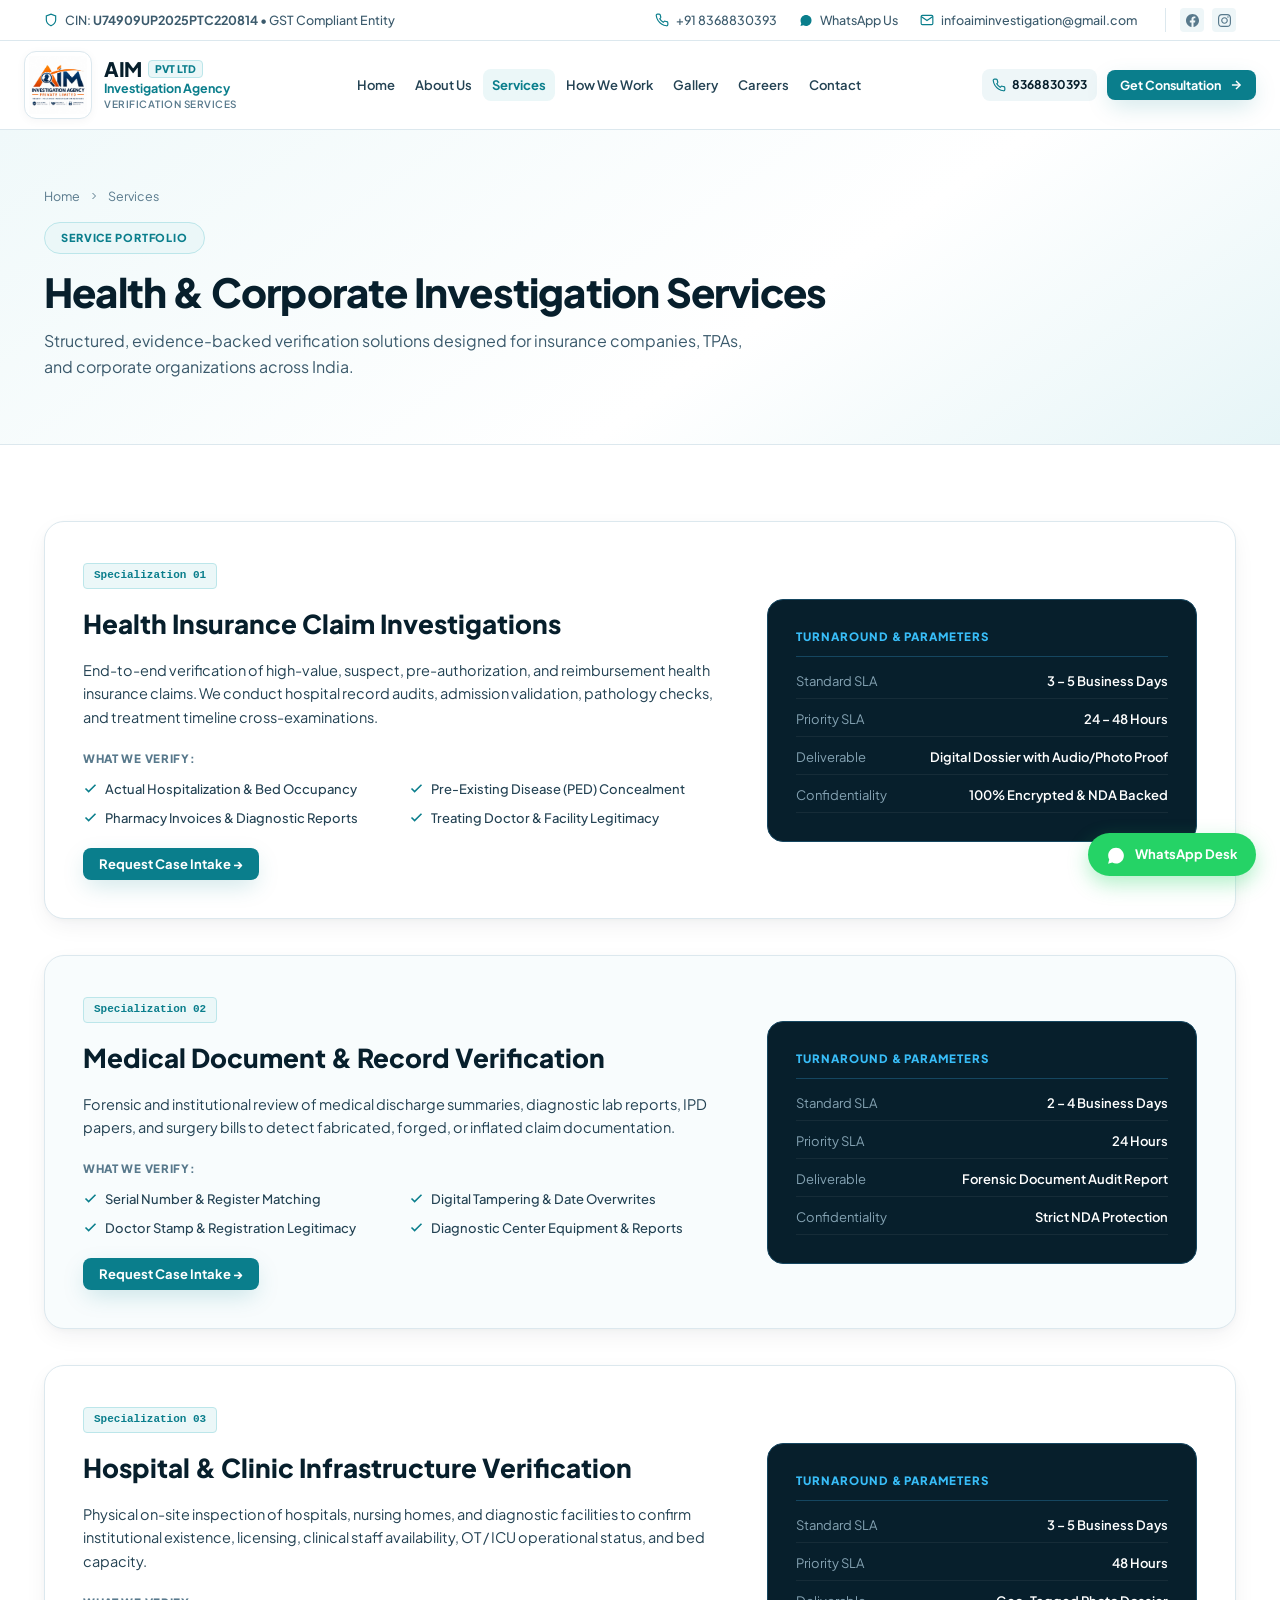
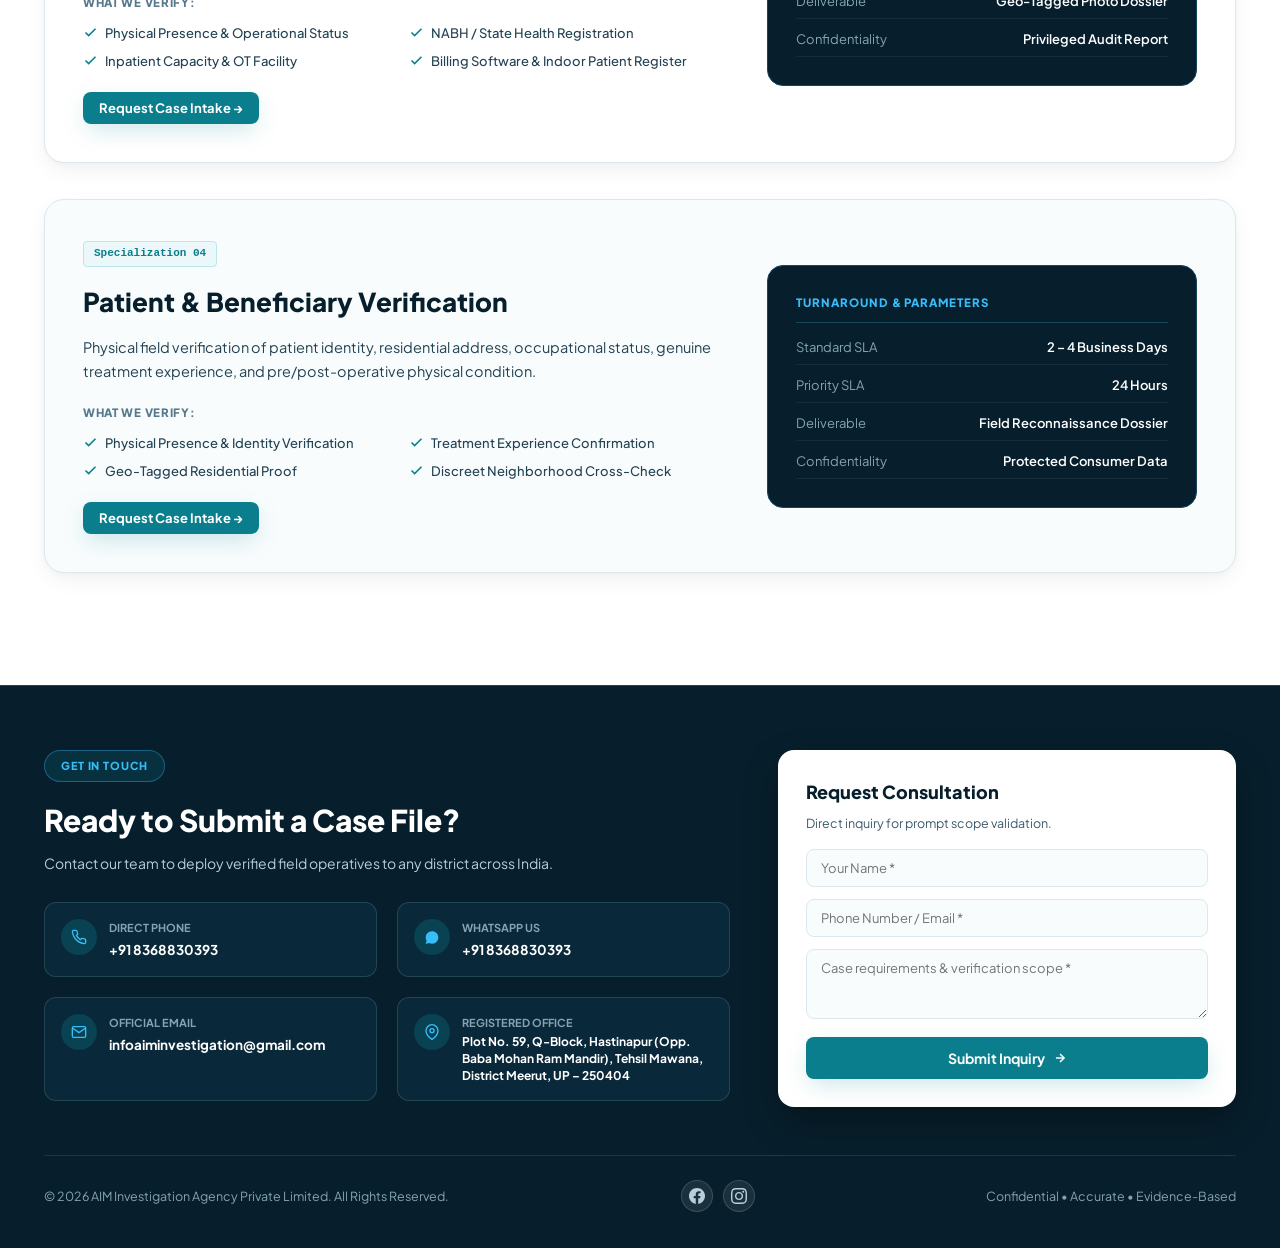
<file: services.html>
<!DOCTYPE html>
<html lang="en">
<head>
  <meta charset="UTF-8">
  <meta name="viewport" content="width=device-width, initial-scale=1.0">
  <title>Health Claims Investigation &amp; Verification Services | AIM Investigation Agency</title>
  <meta name="description" content="Explore expert health insurance claim audits, hospital record verification, claimant background authentication, pre-existing disease checks, and fraud investigation services across India.">
  <meta name="keywords" content="Health claims investigation services, hospital record audit, mediclaim fraud detection, claimant verification, PED investigation, TPA verification services India, AIM Agency">
  <meta name="author" content="AIM Investigation Agency Private Limited">
  <meta name="robots" content="index, follow, max-snippet:-1, max-image-preview:large, max-video-preview:-1">
  <meta name="theme-color" content="#071F2C">
  <link rel="canonical" href="https://aiminvestigation.in/services.html">

  <!-- Local SEO & Geo Metadata -->
  <meta name="geo.region" content="IN-UP">
  <meta name="geo.placename" content="Meerut">
  <meta name="geo.position" content="29.1764;77.9942">
  <meta name="ICBM" content="29.1764, 77.9942">

  <!-- Open Graph / Facebook / LinkedIn -->
  <meta property="og:type" content="website">
  <meta property="og:site_name" content="AIM Investigation Agency Private Limited">
  <meta property="og:locale" content="en_IN">
  <meta property="og:url" content="https://aiminvestigation.in/services.html">
  <meta property="og:title" content="Health Claims Investigation & Verification Services | AIM Investigation Agency">
  <meta property="og:description" content="Comprehensive health insurance and corporate investigation services: medical document audits, hospital checks, claimant verification, and on-ground field reconnaissance.">
  <meta property="og:image" content="https://aiminvestigation.in/assets/images/hero-banner.jpg">
  <meta property="og:image:width" content="1200">
  <meta property="og:image:height" content="630">

  <!-- Twitter Card -->
  <meta name="twitter:card" content="summary_large_image">
  <meta name="twitter:title" content="Investigation & Verification Services | AIM Investigation Agency Private Limited">
  <meta name="twitter:description" content="End-to-end evidence auditing and insurance claims verification services for insurance companies and corporate clients.">
  <meta name="twitter:image" content="https://aiminvestigation.in/assets/images/hero-banner.jpg">

  <!-- Favicon & Web Manifest -->
  <link rel="icon" type="image/png" sizes="32x32" href="assets/images/favicon.png">
  <link rel="icon" type="image/png" sizes="16x16" href="assets/images/favicon.png">
  <link rel="shortcut icon" href="assets/images/favicon.png" type="image/png">
  <link rel="apple-touch-icon" sizes="180x180" href="assets/images/favicon.png">
  <link rel="manifest" href="site.webmanifest">

  <!-- Google Fonts: Plus Jakarta Sans -->
  <link rel="preconnect" href="https://fonts.googleapis.com">
  <link rel="preconnect" href="https://fonts.gstatic.com" crossorigin>
  <link href="https://fonts.googleapis.com/css2?family=Plus+Jakarta+Sans:wght@400;500;600;700;800;900&display=swap" rel="stylesheet">

  <!-- Main Stylesheet -->
  <link rel="stylesheet" href="assets/css/style.css">

  <!-- JSON-LD Structured Data: Services Catalog & Breadcrumbs -->
  <script type="application/ld+json">
  {
    "@context": "https://schema.org",
    "@graph": [
      {
        "@type": "Service",
        "@id": "https://aiminvestigation.in/services.html#service",
        "serviceType": "Insurance Fraud Investigation & Verification Services",
        "provider": {
          "@type": "Corporation",
          "name": "AIM Investigation Agency Private Limited",
          "url": "https://aiminvestigation.in/"
        },
        "areaServed": {
          "@type": "Country",
          "name": "India"
        },
        "hasOfferCatalog": {
          "@type": "OfferCatalog",
          "name": "Investigation & Verification Services",
          "itemListElement": [
            {
              "@type": "Offer",
              "itemOffered": {
                "@type": "Service",
                "name": "Health Insurance Claim Verification",
                "description": "Comprehensive verification of inpatient and outpatient hospitalization claims for insurance companies and TPAs."
              }
            },
            {
              "@type": "Offer",
              "itemOffered": {
                "@type": "Service",
                "name": "Hospital Record & Bill Verification",
                "description": "On-site audit of indoor case papers (ICP), diagnostic reports, pharmacy records, and billing consistency."
              }
            },
            {
              "@type": "Offer",
              "itemOffered": {
                "@type": "Service",
                "name": "Claimant & Patient Identity Verification",
                "description": "Ground verification of claimant residence, workplace, and genuine hospitalization status."
              }
            },
            {
              "@type": "Offer",
              "itemOffered": {
                "@type": "Service",
                "name": "Pre-Existing Disease (PED) Investigation",
                "description": "Historical medical records retrieval and chronological health timeline authentication."
              }
            }
          ]
        }
      },
      {
        "@type": "BreadcrumbList",
        "@id": "https://aiminvestigation.in/services.html#breadcrumb",
        "itemListElement": [
          {
            "@type": "ListItem",
            "position": 1,
            "name": "Home",
            "item": "https://aiminvestigation.in/"
          },
          {
            "@type": "ListItem",
            "position": 2,
            "name": "Services",
            "item": "https://aiminvestigation.in/services.html"
          }
        ]
      }
    ]
  }
  </script>
</head>
<body>

  <!-- Top Corporate Utility Bar -->
  <div class="top-bar">
    <div class="container top-bar-inner">
      <div class="top-bar-left">
        <div class="top-bar-item">
          <svg viewBox="0 0 24 24" fill="none" stroke="currentColor" stroke-width="2"><path d="M12 22s8-4 8-10V5l-8-3-8 3v7c0 6 8 10 8 10z"/></svg>
          <span>CIN: <strong>U74909UP2025PTC220814</strong> &bull; GST Compliant Entity</span>
        </div>
      </div>
      <div class="top-bar-right">
        <a href="tel:8368830393" class="top-bar-item">
          <svg viewBox="0 0 24 24" fill="none" stroke="currentColor" stroke-width="2"><path d="M22 16.92v3a2 2 0 0 1-2.18 2 19.79 19.79 0 0 1-8.63-3.07 19.5 19.5 0 0 1-6-6 19.79 19.79 0 0 1-3.07-8.67A2 2 0 0 1 4.11 2h3a2 2 0 0 1 2 1.72 12.84 12.84 0 0 0 .7 2.81 2 2 0 0 1-.45 2.11L8.09 9.91a16 16 0 0 0 6 6l1.27-1.27a2 2 0 0 1 2.11-.45 12.84 12.84 0 0 0 2.81.7A2 2 0 0 1 22 16.92z"/></svg>
          <span>+91 8368830393</span>
        </a>
        <a href="https://wa.me/918368830393?text=Hello%20AIM%20Investigation%20Agency%2C%20I%20would%20like%20to%20enquire%20about%20your%20services." target="_blank" rel="noopener noreferrer" class="top-bar-item">
          <svg viewBox="0 0 24 24" fill="currentColor"><path d="M12.031 6.172c-3.181 0-5.767 2.586-5.768 5.766-.001 1.298.38 2.27 1.019 3.287l-.711 2.598 2.664-.699c.971.53 1.954.821 2.796.821 3.18 0 5.767-2.587 5.768-5.766.001-3.182-2.585-5.807-5.768-5.807zm0 10.453c-.767 0-1.583-.223-2.316-.658l-.165-.099-1.722.451.46-1.678-.108-.172c-.49-.781-.749-1.688-.748-2.617 0-2.583 2.102-4.685 4.689-4.685 2.585 0 4.686 2.102 4.686 4.686 0 2.584-2.101 4.692-4.694 4.692zm6.671-10.453c-1.776-1.779-4.137-2.759-6.666-2.759-5.195 0-9.421 4.226-9.423 9.424 0 1.661.433 3.283 1.256 4.708l-1.334 4.872 4.986-1.307c1.373.749 2.923 1.144 4.512 1.145h.004c5.193 0 9.422-4.228 9.424-9.426 0-2.518-.981-4.88-2.759-6.657z"/></svg>
          <span>WhatsApp Us</span>
        </a>
        <a href="mailto:infoaiminvestigation@gmail.com" class="top-bar-item">
          <svg viewBox="0 0 24 24" fill="none" stroke="currentColor" stroke-width="2"><path d="M4 4h16c1.1 0 2 .9 2 2v12c0 1.1-.9 2-2 2H4c-1.1 0-2-.9-2-2V6c0-1.1.9-2 2-2z"/><polyline points="22,6 12,13 2,6"/></svg>
          <span>infoaiminvestigation@gmail.com</span>
        </a>
        <div class="top-bar-socials">
          <a href="https://www.facebook.com/" target="_blank" rel="noopener noreferrer" class="social-icon-link" aria-label="Facebook">
            <svg viewBox="0 0 24 24" width="13" height="13" fill="currentColor"><path d="M24 12.073c0-6.627-5.373-12-12-12s-12 5.373-12 12c0 5.99 4.388 10.954 10.125 11.854v-8.385H7.078v-3.47h3.047V9.43c0-3.007 1.792-4.669 4.533-4.669 1.312 0 2.686.235 2.686.235v2.953H15.83c-1.491 0-1.956.925-1.956 1.874v2.25h3.328l-.532 3.47h-2.796v8.385C19.612 23.027 24 18.062 24 12.073z"/></svg>
          </a>
          <a href="https://www.instagram.com/" target="_blank" rel="noopener noreferrer" class="social-icon-link" aria-label="Instagram">
            <svg viewBox="0 0 24 24" width="13" height="13" fill="currentColor"><path d="M12 2.163c3.204 0 3.584.012 4.85.07 3.252.148 4.771 1.691 4.919 4.919.058 1.265.069 1.645.069 4.849 0 3.205-.012 3.584-.069 4.849-.149 3.225-1.664 4.771-4.919 4.919-1.266.058-1.644.07-4.85.07-3.204 0-3.584-.012-4.849-.07-3.26-.149-4.771-1.699-4.919-4.92-.058-1.265-.07-1.644-.07-4.849 0-3.204.013-3.583.07-4.849.149-3.227 1.664-4.771 4.919-4.919 1.266-.057 1.645-.069 4.849-.069zm0-2.163c-3.259 0-3.667.014-4.947.072-4.358.2-6.78 2.618-6.98 6.98-.059 1.281-.073 1.689-.073 4.948 0 3.259.014 3.668.072 4.948.2 4.358 2.618 6.78 6.98 6.98 1.281.058 1.689.072 4.948.072 3.259 0 3.668-.014 4.948-.072 4.354-.2 6.782-2.618 6.979-6.98.059-1.28.073-1.689.073-4.948 0-3.259-.014-3.667-.072-4.947-.196-4.354-2.617-6.78-6.979-6.98-1.281-.059-1.69-.073-4.949-.073zm0 5.838c-3.403 0-6.162 2.759-6.162 6.162s2.759 6.163 6.162 6.163 6.162-2.759 6.162-6.163c0-3.403-2.759-6.162-6.162-6.162zm0 10.162c-2.209 0-4-1.79-4-4 0-2.209 1.791-4 4-4s4 1.791 4 4c0 2.21-1.791 4-4 4zm6.406-11.845c-.796 0-1.441.645-1.441 1.44s.645 1.44 1.441 1.44c.795 0 1.439-.645 1.439-1.44s-.644-1.44-1.439-1.44z"/></svg>
          </a>
        </div>
      </div>
    </div>
  </div>

  <!-- Main Sticky Header -->
  <header class="main-header">
    <div class="container nav-container">
      <a href="index.html" class="brand-logo" aria-label="AIM Investigation Agency Home">
        <div class="logo-icon-box">
          <img src="assets/images/logo.png" alt="AIM Investigation Agency Logo">
        </div>
        <div class="brand-text">
          <div class="brand-title-row">
            <span class="brand-title">AIM</span>
            <span class="brand-badge">Pvt Ltd</span>
          </div>
          <span class="brand-subtitle">Investigation Agency</span>
          <span class="brand-focus">Verification Services</span>
        </div>
      </a>

      <!-- Desktop Navigation -->
      <nav>
        <ul class="nav-menu">
          <li><a href="index.html" class="nav-link">Home</a></li>
          <li><a href="about.html" class="nav-link">About Us</a></li>
          <li><a href="services.html" class="nav-link active">Services</a></li>
          <li><a href="process.html" class="nav-link">How We Work</a></li>
          <li><a href="gallery.html" class="nav-link">Gallery</a></li>
          <li><a href="careers.html" class="nav-link">Careers</a></li>
          <li><a href="contact.html" class="nav-link">Contact</a></li>
        </ul>
      </nav>

      <!-- Right CTAs -->
      <div class="nav-actions">
        <a href="tel:8368830393" class="nav-phone-pill">
          <svg viewBox="0 0 24 24" fill="none" stroke="currentColor" stroke-width="2"><path d="M22 16.92v3a2 2 0 0 1-2.18 2 19.79 19.79 0 0 1-8.63-3.07 19.5 19.5 0 0 1-6-6 19.79 19.79 0 0 1-3.07-8.67A2 2 0 0 1 4.11 2h3a2 2 0 0 1 2 1.72 12.84 12.84 0 0 0 .7 2.81 2 2 0 0 1-.45 2.11L8.09 9.91a16 16 0 0 0 6 6l1.27-1.27a2 2 0 0 1 2.11-.45 12.84 12.84 0 0 0 2.81.7A2 2 0 0 1 22 16.92z"/></svg>
          <span>8368830393</span>
        </a>
        <button class="btn btn-primary btn-sm" data-open-modal>
          <span>Get Consultation</span>
          <svg width="14" height="14" viewBox="0 0 24 24" fill="none" stroke="currentColor" stroke-width="2.5"><line x1="5" y1="12" x2="19" y2="12"></line><polyline points="12 5 19 12 12 19"></polyline></svg>
        </button>
      </div>

      <!-- Mobile Hamburger Button -->
      <button class="mobile-toggle" id="mobileToggleBtn" aria-label="Toggle Navigation Menu">
        <svg viewBox="0 0 24 24" fill="none" stroke="currentColor" stroke-width="2"><line x1="3" y1="12" x2="21" y2="12"></line><line x1="3" y1="6" x2="21" y2="6"></line><line x1="3" y1="18" x2="21" y2="18"></line></svg>
      </button>
    </div>

    <!-- Mobile Drawer -->
    <div class="mobile-drawer" id="mobileDrawer">
      <ul class="mobile-menu-list">
        <li><a href="index.html" class="mobile-nav-link">Home</a></li>
        <li><a href="about.html" class="mobile-nav-link">About Us</a></li>
        <li><a href="services.html" class="mobile-nav-link active">Services</a></li>
        <li><a href="process.html" class="mobile-nav-link">How We Work</a></li>
        <li><a href="gallery.html" class="mobile-nav-link">Gallery</a></li>
        <li><a href="careers.html" class="mobile-nav-link">Careers</a></li>
        <li><a href="contact.html" class="mobile-nav-link">Contact</a></li>
      </ul>
      <div class="mobile-nav-actions">
        <button class="btn btn-primary" style="width:100%;" data-open-modal>Get Consultation</button>
        <a href="tel:8368830393" class="btn btn-outline" style="width:100%;">Call: 8368830393</a>
      </div>
    </div>
  </header>

  <!-- Page Header -->
  <section class="page-header">
    <div class="container">
      <div class="breadcrumb">
        <a href="index.html">Home</a>
        <svg viewBox="0 0 24 24" fill="none" stroke="currentColor" stroke-width="2"><polyline points="9 18 15 12 9 6"/></svg>
        <span>Services</span>
      </div>
      <span class="section-badge">Service Portfolio</span>
      <h1 class="page-title">Health &amp; Corporate Investigation Services</h1>
      <p class="page-subtitle">Structured, evidence-backed verification solutions designed for insurance companies, TPAs, and corporate organizations across India.</p>
    </div>
  </section>

  <!-- Detailed Services Section -->
  <section class="section" style="background:#FFF;">
    <div class="container">

      <!-- 1. Health Insurance Investigations -->
      <div class="service-detail-card" id="health-insurance">
        <div>
          <span class="service-detail-badge">Specialization 01</span>
          <h2 class="service-detail-title">Health Insurance Claim Investigations</h2>
          <p class="service-detail-desc">
            End-to-end verification of high-value, suspect, pre-authorization, and reimbursement health insurance claims. We conduct hospital record audits, admission validation, pathology checks, and treatment timeline cross-examinations.
          </p>
          <div class="checklist-title">What We Verify:</div>
          <div class="checklist-grid">
            <div class="checklist-item"><svg viewBox="0 0 24 24" fill="none" stroke="currentColor" stroke-width="2.5"><polyline points="20 6 9 17 4 12"></polyline></svg> Actual Hospitalization &amp; Bed Occupancy</div>
            <div class="checklist-item"><svg viewBox="0 0 24 24" fill="none" stroke="currentColor" stroke-width="2.5"><polyline points="20 6 9 17 4 12"></polyline></svg> Pre-Existing Disease (PED) Concealment</div>
            <div class="checklist-item"><svg viewBox="0 0 24 24" fill="none" stroke="currentColor" stroke-width="2.5"><polyline points="20 6 9 17 4 12"></polyline></svg> Pharmacy Invoices &amp; Diagnostic Reports</div>
            <div class="checklist-item"><svg viewBox="0 0 24 24" fill="none" stroke="currentColor" stroke-width="2.5"><polyline points="20 6 9 17 4 12"></polyline></svg> Treating Doctor &amp; Facility Legitimacy</div>
          </div>
          <button class="btn btn-primary btn-sm" data-open-modal data-service="Health Insurance Investigations">Request Case Intake &rarr;</button>
        </div>
        <div class="service-detail-sidebar">
          <div class="sidebar-heading">Turnaround &amp; Parameters</div>
          <div class="sidebar-meta-list">
            <div class="sidebar-meta-row"><span class="label">Standard SLA</span><span class="value">3 – 5 Business Days</span></div>
            <div class="sidebar-meta-row"><span class="label">Priority SLA</span><span class="value">24 – 48 Hours</span></div>
            <div class="sidebar-meta-row"><span class="label">Deliverable</span><span class="value">Digital Dossier with Audio/Photo Proof</span></div>
            <div class="sidebar-meta-row"><span class="label">Confidentiality</span><span class="value">100% Encrypted &amp; NDA Backed</span></div>
          </div>
        </div>
      </div>

      <!-- 2. Medical Document Verification -->
      <div class="service-detail-card alternate" id="medical-document">
        <div>
          <span class="service-detail-badge">Specialization 02</span>
          <h2 class="service-detail-title">Medical Document &amp; Record Verification</h2>
          <p class="service-detail-desc">
            Forensic and institutional review of medical discharge summaries, diagnostic lab reports, IPD papers, and surgery bills to detect fabricated, forged, or inflated claim documentation.
          </p>
          <div class="checklist-title">What We Verify:</div>
          <div class="checklist-grid">
            <div class="checklist-item"><svg viewBox="0 0 24 24" fill="none" stroke="currentColor" stroke-width="2.5"><polyline points="20 6 9 17 4 12"></polyline></svg> Serial Number &amp; Register Matching</div>
            <div class="checklist-item"><svg viewBox="0 0 24 24" fill="none" stroke="currentColor" stroke-width="2.5"><polyline points="20 6 9 17 4 12"></polyline></svg> Digital Tampering &amp; Date Overwrites</div>
            <div class="checklist-item"><svg viewBox="0 0 24 24" fill="none" stroke="currentColor" stroke-width="2.5"><polyline points="20 6 9 17 4 12"></polyline></svg> Doctor Stamp &amp; Registration Legitimacy</div>
            <div class="checklist-item"><svg viewBox="0 0 24 24" fill="none" stroke="currentColor" stroke-width="2.5"><polyline points="20 6 9 17 4 12"></polyline></svg> Diagnostic Center Equipment &amp; Reports</div>
          </div>
          <button class="btn btn-primary btn-sm" data-open-modal data-service="Medical Document Verification">Request Case Intake &rarr;</button>
        </div>
        <div class="service-detail-sidebar">
          <div class="sidebar-heading">Turnaround &amp; Parameters</div>
          <div class="sidebar-meta-list">
            <div class="sidebar-meta-row"><span class="label">Standard SLA</span><span class="value">2 – 4 Business Days</span></div>
            <div class="sidebar-meta-row"><span class="label">Priority SLA</span><span class="value">24 Hours</span></div>
            <div class="sidebar-meta-row"><span class="label">Deliverable</span><span class="value">Forensic Document Audit Report</span></div>
            <div class="sidebar-meta-row"><span class="label">Confidentiality</span><span class="value">Strict NDA Protection</span></div>
          </div>
        </div>
      </div>

      <!-- 3. Hospital & Clinic Verification -->
      <div class="service-detail-card" id="hospital-verification">
        <div>
          <span class="service-detail-badge">Specialization 03</span>
          <h2 class="service-detail-title">Hospital &amp; Clinic Infrastructure Verification</h2>
          <p class="service-detail-desc">
            Physical on-site inspection of hospitals, nursing homes, and diagnostic facilities to confirm institutional existence, licensing, clinical staff availability, OT / ICU operational status, and bed capacity.
          </p>
          <div class="checklist-title">What We Verify:</div>
          <div class="checklist-grid">
            <div class="checklist-item"><svg viewBox="0 0 24 24" fill="none" stroke="currentColor" stroke-width="2.5"><polyline points="20 6 9 17 4 12"></polyline></svg> Physical Presence &amp; Operational Status</div>
            <div class="checklist-item"><svg viewBox="0 0 24 24" fill="none" stroke="currentColor" stroke-width="2.5"><polyline points="20 6 9 17 4 12"></polyline></svg> NABH / State Health Registration</div>
            <div class="checklist-item"><svg viewBox="0 0 24 24" fill="none" stroke="currentColor" stroke-width="2.5"><polyline points="20 6 9 17 4 12"></polyline></svg> Inpatient Capacity &amp; OT Facility</div>
            <div class="checklist-item"><svg viewBox="0 0 24 24" fill="none" stroke="currentColor" stroke-width="2.5"><polyline points="20 6 9 17 4 12"></polyline></svg> Billing Software &amp; Indoor Patient Register</div>
          </div>
          <button class="btn btn-primary btn-sm" data-open-modal data-service="Hospital & Clinic Verification">Request Case Intake &rarr;</button>
        </div>
        <div class="service-detail-sidebar">
          <div class="sidebar-heading">Turnaround &amp; Parameters</div>
          <div class="sidebar-meta-list">
            <div class="sidebar-meta-row"><span class="label">Standard SLA</span><span class="value">3 – 5 Business Days</span></div>
            <div class="sidebar-meta-row"><span class="label">Priority SLA</span><span class="value">48 Hours</span></div>
            <div class="sidebar-meta-row"><span class="label">Deliverable</span><span class="value">Geo-Tagged Photo Dossier</span></div>
            <div class="sidebar-meta-row"><span class="label">Confidentiality</span><span class="value">Privileged Audit Report</span></div>
          </div>
        </div>
      </div>

      <!-- 4. Patient / Beneficiary Verification -->
      <div class="service-detail-card alternate" id="claimant-verification">
        <div>
          <span class="service-detail-badge">Specialization 04</span>
          <h2 class="service-detail-title">Patient &amp; Beneficiary Verification</h2>
          <p class="service-detail-desc">
            Physical field verification of patient identity, residential address, occupational status, genuine treatment experience, and pre/post-operative physical condition.
          </p>
          <div class="checklist-title">What We Verify:</div>
          <div class="checklist-grid">
            <div class="checklist-item"><svg viewBox="0 0 24 24" fill="none" stroke="currentColor" stroke-width="2.5"><polyline points="20 6 9 17 4 12"></polyline></svg> Physical Presence &amp; Identity Verification</div>
            <div class="checklist-item"><svg viewBox="0 0 24 24" fill="none" stroke="currentColor" stroke-width="2.5"><polyline points="20 6 9 17 4 12"></polyline></svg> Treatment Experience Confirmation</div>
            <div class="checklist-item"><svg viewBox="0 0 24 24" fill="none" stroke="currentColor" stroke-width="2.5"><polyline points="20 6 9 17 4 12"></polyline></svg> Geo-Tagged Residential Proof</div>
            <div class="checklist-item"><svg viewBox="0 0 24 24" fill="none" stroke="currentColor" stroke-width="2.5"><polyline points="20 6 9 17 4 12"></polyline></svg> Discreet Neighborhood Cross-Check</div>
          </div>
          <button class="btn btn-primary btn-sm" data-open-modal data-service="Patient / Beneficiary Verification">Request Case Intake &rarr;</button>
        </div>
        <div class="service-detail-sidebar">
          <div class="sidebar-heading">Turnaround &amp; Parameters</div>
          <div class="sidebar-meta-list">
            <div class="sidebar-meta-row"><span class="label">Standard SLA</span><span class="value">2 – 4 Business Days</span></div>
            <div class="sidebar-meta-row"><span class="label">Priority SLA</span><span class="value">24 Hours</span></div>
            <div class="sidebar-meta-row"><span class="label">Deliverable</span><span class="value">Field Reconnaissance Dossier</span></div>
            <div class="sidebar-meta-row"><span class="label">Confidentiality</span><span class="value">Protected Consumer Data</span></div>
          </div>
        </div>
      </div>

    </div>
  </section>

  <!-- Footer Contact Banner -->
  <footer class="footer-contact-banner">
    <div class="container">
      <div class="footer-contact-grid">
        <div>
          <span class="section-badge dark">GET IN TOUCH</span>
          <h2 style="font-size:30px; font-weight:900; color:#FFF; margin-bottom:8px;">Ready to Submit a Case File?</h2>
          <p style="color:var(--slate-300); font-size:14px; line-height:1.6;">Contact our team to deploy verified field operatives to any district across India.</p>

          <div class="contact-channels-list">
            <div class="channel-card">
              <div class="channel-icon">
                <svg viewBox="0 0 24 24" fill="none" stroke="currentColor" stroke-width="2"><path d="M22 16.92v3a2 2 0 0 1-2.18 2 19.79 19.79 0 0 1-8.63-3.07 19.5 19.5 0 0 1-6-6 19.79 19.79 0 0 1-3.07-8.67A2 2 0 0 1 4.11 2h3a2 2 0 0 1 2 1.72 12.84 12.84 0 0 0 .7 2.81 2 2 0 0 1-.45 2.11L8.09 9.91a16 16 0 0 0 6 6l1.27-1.27a2 2 0 0 1 2.11-.45 12.84 12.84 0 0 0 2.81.7A2 2 0 0 1 22 16.92z"/></svg>
              </div>
              <div>
                <div class="channel-label">Direct Phone</div>
                <div class="channel-val"><a href="tel:8368830393">+91 8368830393</a></div>
              </div>
            </div>

            <div class="channel-card">
              <div class="channel-icon">
                <svg viewBox="0 0 24 24" fill="currentColor"><path d="M12.031 6.172c-3.181 0-5.767 2.586-5.768 5.766-.001 1.298.38 2.27 1.019 3.287l-.711 2.598 2.664-.699c.971.53 1.954.821 2.796.821 3.18 0 5.767-2.587 5.768-5.766.001-3.182-2.585-5.807-5.768-5.807zm0 10.453c-.767 0-1.583-.223-2.316-.658l-.165-.099-1.722.451.46-1.678-.108-.172c-.49-.781-.749-1.688-.748-2.617 0-2.583 2.102-4.685 4.689-4.685 2.585 0 4.686 2.102 4.686 4.686 0 2.584-2.101 4.692-4.694 4.692zm6.671-10.453c-1.776-1.779-4.137-2.759-6.666-2.759-5.195 0-9.421 4.226-9.423 9.424 0 1.661.433 3.283 1.256 4.708l-1.334 4.872 4.986-1.307c1.373.749 2.923 1.144 4.512 1.145h.004c5.193 0 9.422-4.228 9.424-9.426 0-2.518-.981-4.88-2.759-6.657z"/></svg>
              </div>
              <div>
                <div class="channel-label">WhatsApp Us</div>
                <div class="channel-val"><a href="https://wa.me/918368830393" target="_blank" rel="noopener noreferrer">+91 8368830393</a></div>
              </div>
            </div>

            <div class="channel-card">
              <div class="channel-icon">
                <svg viewBox="0 0 24 24" fill="none" stroke="currentColor" stroke-width="2"><path d="M4 4h16c1.1 0 2 .9 2 2v12c0 1.1-.9 2-2 2H4c-1.1 0-2-.9-2-2V6c0-1.1.9-2 2-2z"/><polyline points="22,6 12,13 2,6"/></svg>
              </div>
              <div>
                <div class="channel-label">Official Email</div>
                <div class="channel-val"><a href="mailto:infoaiminvestigation@gmail.com" style="word-break:break-all;">infoaiminvestigation@gmail.com</a></div>
              </div>
            </div>

            <div class="channel-card">
              <div class="channel-icon">
                <svg viewBox="0 0 24 24" fill="none" stroke="currentColor" stroke-width="2"><path d="M21 10c0 7-9 13-9 13s-9-6-9-13a9 9 0 0 1 18 0z"/><circle cx="12" cy="10" r="3"/></svg>
              </div>
              <div>
                <div class="channel-label">Registered Office</div>
                <div class="channel-val" style="font-size:12px; line-height:1.4;">Plot No. 59, Q-Block, Hastinapur (Opp. Baba Mohan Ram Mandir), Tehsil Mawana, District Meerut, UP – 250404</div>
              </div>
            </div>
          </div>
        </div>

        <div>
          <div class="quick-inquiry-box">
            <h3>Request Consultation</h3>
            <p>Direct inquiry for prompt scope validation.</p>
            <form id="mainContactForm" novalidate>
              <div class="quick-form-group">
                <input type="text" name="fullName" class="quick-input" placeholder="Your Name *">
                <span class="error-msg"></span>
              </div>
              <div class="quick-form-group">
                <input type="tel" name="phone" class="quick-input" placeholder="Phone Number / Email *">
                <span class="error-msg"></span>
              </div>
              <div class="quick-form-group">
                <textarea name="message" rows="3" class="quick-input" placeholder="Case requirements & verification scope *"></textarea>
                <span class="error-msg"></span>
              </div>
              <button type="submit" class="btn btn-primary" style="width:100%;">
                <span>Submit Inquiry</span>
                <svg width="14" height="14" viewBox="0 0 24 24" fill="none" stroke="currentColor" stroke-width="2.5"><line x1="5" y1="12" x2="19" y2="12"></line><polyline points="12 5 19 12 12 19"></polyline></svg>
              </button>
            </form>
            <div class="form-success-box" id="mainContactSuccess">
              <div class="success-icon-wrap">
                <svg viewBox="0 0 24 24" fill="none" stroke="currentColor" stroke-width="2.5"><polyline points="20 6 9 17 4 12"></polyline></svg>
              </div>
              <h4 style="font-size:16px; font-weight:800; color:var(--navy-950);">Inquiry Received</h4>
              <p style="font-size:12px;">We will connect with you shortly.</p>
            </div>
          </div>
        </div>
      </div>

      <div class="footer-bottom-bar">
        <div>&copy; <span class="current-year">2026</span> AIM Investigation Agency Private Limited. All Rights Reserved.</div>
        <div class="footer-social-links">
          <a href="https://www.facebook.com/" target="_blank" rel="noopener noreferrer" class="footer-social-btn" aria-label="Facebook">
            <svg viewBox="0 0 24 24" width="16" height="16" fill="currentColor"><path d="M24 12.073c0-6.627-5.373-12-12-12s-12 5.373-12 12c0 5.99 4.388 10.954 10.125 11.854v-8.385H7.078v-3.47h3.047V9.43c0-3.007 1.792-4.669 4.533-4.669 1.312 0 2.686.235 2.686.235v2.953H15.83c-1.491 0-1.956.925-1.956 1.874v2.25h3.328l-.532 3.47h-2.796v8.385C19.612 23.027 24 18.062 24 12.073z"/></svg>
          </a>
          <a href="https://www.instagram.com/" target="_blank" rel="noopener noreferrer" class="footer-social-btn" aria-label="Instagram">
            <svg viewBox="0 0 24 24" width="16" height="16" fill="currentColor"><path d="M12 2.163c3.204 0 3.584.012 4.85.07 3.252.148 4.771 1.691 4.919 4.919.058 1.265.069 1.645.069 4.849 0 3.205-.012 3.584-.069 4.849-.149 3.225-1.664 4.771-4.919 4.919-1.266.058-1.644.07-4.85.07-3.204 0-3.584-.012-4.849-.07-3.26-.149-4.771-1.699-4.919-4.92-.058-1.265-.07-1.644-.07-4.849 0-3.204.013-3.583.07-4.849.149-3.227 1.664-4.771 4.919-4.919 1.266-.057 1.645-.069 4.849-.069zm0-2.163c-3.259 0-3.667.014-4.947.072-4.358.2-6.78 2.618-6.98 6.98-.059 1.281-.073 1.689-.073 4.948 0 3.259.014 3.668.072 4.948.2 4.358 2.618 6.78 6.98 6.98 1.281.058 1.689.072 4.948.072 3.259 0 3.668-.014 4.948-.072 4.354-.2 6.782-2.618 6.979-6.98.059-1.28.073-1.689.073-4.948 0-3.259-.014-3.667-.072-4.947-.196-4.354-2.617-6.78-6.979-6.98-1.281-.059-1.69-.073-4.949-.073zm0 5.838c-3.403 0-6.162 2.759-6.162 6.162s2.759 6.163 6.162 6.163 6.162-2.759 6.162-6.163c0-3.403-2.759-6.162-6.162-6.162zm0 10.162c-2.209 0-4-1.79-4-4 0-2.209 1.791-4 4-4s4 1.791 4 4c0 2.21-1.791 4-4 4zm6.406-11.845c-.796 0-1.441.645-1.441 1.44s.645 1.44 1.441 1.44c.795 0 1.439-.645 1.439-1.44s-.644-1.44-1.439-1.44z"/></svg>
          </a>
        </div>
        <div><span>Confidential &bull; Accurate &bull; Evidence-Based</span></div>
      </div>
    </div>
  </footer>

  <!-- Floating Actions Widget -->
  <div class="floating-actions-wrap">
    <button class="btn-scroll-top" id="scrollTopBtn" aria-label="Scroll to top">
      <svg width="18" height="18" viewBox="0 0 24 24" fill="none" stroke="currentColor" stroke-width="2.5"><polyline points="18 15 12 9 6 15"></polyline></svg>
    </button>
    <a href="https://wa.me/918368830393?text=Hello%20AIM%20Investigation%20Agency%2C%20I%20would%20like%20to%20enquire%20about%20your%20investigation%20and%20verification%20services." target="_blank" rel="noopener noreferrer" class="btn-whatsapp-float">
      <svg viewBox="0 0 24 24"><path d="M12.031 6.172c-3.181 0-5.767 2.586-5.768 5.766-.001 1.298.38 2.27 1.019 3.287l-.711 2.598 2.664-.699c.971.53 1.954.821 2.796.821 3.18 0 5.767-2.587 5.768-5.766.001-3.182-2.585-5.807-5.768-5.807zm0 10.453c-.767 0-1.583-.223-2.316-.658l-.165-.099-1.722.451.46-1.678-.108-.172c-.49-.781-.749-1.688-.748-2.617 0-2.583 2.102-4.685 4.689-4.685 2.585 0 4.686 2.102 4.686 4.686 0 2.584-2.101 4.692-4.694 4.692zm6.671-10.453c-1.776-1.779-4.137-2.759-6.666-2.759-5.195 0-9.421 4.226-9.423 9.424 0 1.661.433 3.283 1.256 4.708l-1.334 4.872 4.986-1.307c1.373.749 2.923 1.144 4.512 1.145h.004c5.193 0 9.422-4.228 9.424-9.426 0-2.518-.981-4.88-2.759-6.657z"/></svg>
      <span>WhatsApp Desk</span>
    </a>
  </div>

  <!-- Mobile Sticky Bar -->
  <div class="mobile-sticky-bar">
    <a href="tel:8368830393" class="btn btn-secondary" style="flex:1; padding:10px 12px; font-size:13px;">Call Now</a>
    <button class="btn btn-primary" style="flex:1; padding:10px 12px; font-size:13px;" data-open-modal>Get Consultation</button>
  </div>

  <!-- Intake Modal -->
  <div class="modal-overlay" id="investigationModal">
    <div class="modal-dialog">
      <div class="modal-header">
        <strong style="font-size:14px;">AIM Investigation Intake Desk</strong>
        <button class="modal-close-btn" id="modalCloseBtn">&times;</button>
      </div>
      <div class="modal-body">
        <div class="form-header" style="border-bottom:none; padding-bottom:0; margin-bottom:16px;">
          <span class="form-header-badge">Confidential Intake</span>
          <h3 style="font-size:20px;">Request Investigation / Consultation</h3>
          <p>Submit your verification parameters. Handled under strict non-disclosure.</p>
        </div>
        <form id="modalContactForm" novalidate>
          <div class="form-row">
            <div class="form-group">
              <label class="form-label">Full Name <span class="req">*</span></label>
              <input type="text" name="fullName" class="form-input">
              <span class="error-msg"></span>
            </div>
            <div class="form-group">
              <label class="form-label">Phone Number <span class="req">*</span></label>
              <input type="tel" name="phone" class="form-input">
              <span class="error-msg"></span>
            </div>
          </div>
          <div class="form-row">
            <div class="form-group">
              <label class="form-label">Corporate Email <span class="req">*</span></label>
              <input type="email" name="email" class="form-input">
              <span class="error-msg"></span>
            </div>
            <div class="form-group">
              <label class="form-label">Investigation Type</label>
              <select name="investigationType" id="modalInvestigationType" class="form-select">
                <option value="Health Insurance Investigations">Health Insurance Investigations</option>
                <option value="Medical Document Verification">Medical Document Verification</option>
                <option value="Hospital & Clinic Verification">Hospital &amp; Clinic Verification</option>
                <option value="Patient / Beneficiary Verification">Patient / Beneficiary Verification</option>
                <option value="Healthcare Provider Verification">Healthcare Provider Verification</option>
                <option value="Field Investigation">Field Investigation</option>
                <option value="Customized Investigation">Customized Investigation</option>
              </select>
            </div>
          </div>
          <div class="form-group full">
            <label class="form-label">Case Requirements <span class="req">*</span></label>
            <textarea name="message" rows="3" class="form-textarea"></textarea>
            <span class="error-msg"></span>
          </div>
          <label class="form-checkbox-label">
            <input type="checkbox" name="terms" checked>
            <span>I agree to corporate data confidentiality guidelines.</span>
          </label>
          <span class="error-msg" id="termsError" style="margin-top:-16px; margin-bottom:16px;"></span>
          <button type="submit" class="btn btn-primary" style="width:100%;">Submit Consultation Request</button>
        </form>

        <div class="form-success-box" id="modalContactSuccess">
          <div class="success-icon-wrap">
            <svg viewBox="0 0 24 24" fill="none" stroke="currentColor" stroke-width="2.5"><polyline points="20 6 9 17 4 12"></polyline></svg>
          </div>
          <h3>Enquiry Successfully Received</h3>
          <p>Thank you. A lead coordinator will connect with you shortly.</p>
        </div>
      </div>
    </div>
  </div>

  <script src="assets/js/main.js"></script>
</body>
</html>
</file>
<file: assets/css/style.css>
/* ==========================================================================
   AIM INVESTIGATION AGENCY PRIVATE LIMITED
   Corporate Stylesheet — Medical Teal & Cyan Corporate Theme
   ========================================================================== */

:root {
  /* Medical Teal & Ocean Cyan Brand Palette (Reference Match) */
  --teal-primary:   #0A7E8C;
  --teal-dark:      #075E68;
  --teal-darker:    #05434B;
  --teal-light:     #EBF7F8;
  --teal-lighter:   #F3FAFA;
  --teal-border:    #BCE6EA;
  --teal-glow:      rgba(10, 126, 140, 0.22);
  --teal-gradient:  linear-gradient(135deg, #0A7E8C 0%, #0284C7 100%);
  --teal-soft-grad: linear-gradient(135deg, #F0F9FA 0%, #FFFFFF 100%);

  --cyan-accent:    #0284C7;
  --cyan-hover:     #0369A1;
  --cyan-light:     #E0F2FE;
  --cyan-border:    #BAE6FD;

  /* Deep Petrol Navy / Dark Contrast */
  --navy-950:       #071F2C;
  --navy-900:       #0B2B3D;
  --navy-850:       #0E384F;
  --navy-800:       #154660;
  --navy-700:       #205B7C;
  --navy-600:       #37779B;
  --navy-500:       #5897BD;
  --navy-100:       #DCEEF6;
  --navy-50:        #F0F7FB;

  /* Aliases for backwards compatibility */
  --orange-primary: #0A7E8C;
  --orange-hover:   #075E68;
  --orange-light:   #EBF7F8;
  --orange-border:  #BCE6EA;
  --orange-glow:    rgba(10, 126, 140, 0.22);

  /* Clean Medical Slates */
  --slate-50:  #F8FCFD;
  --slate-100: #EEF6F8;
  --slate-200: #DCE8EE;
  --slate-300: #B8CFDA;
  --slate-400: #85A3B3;
  --slate-500: #58798C;
  --slate-600: #3B5A6C;
  --slate-700: #234253;
  --slate-800: #132E3E;
  --slate-900: #0A1E2B;

  --emerald-500: #0D9488;
  --emerald-600: #0F766E;
  --emerald-50:  #F0FDFA;

  --white: #FFFFFF;

  /* Typography */
  --font-main: 'Plus Jakarta Sans', -apple-system, BlinkMacSystemFont, 'Segoe UI', Roboto, Helvetica, Arial, sans-serif;

  /* Layout & Spacing */
  --container-max: 1240px;
  --radius-sm: 8px;
  --radius-md: 12px;
  --radius-lg: 16px;
  --radius-xl: 20px;
  --radius-2xl: 28px;

  /* Shadows */
  --shadow-subtle: 0 2px 10px rgba(7, 31, 44, 0.04);
  --shadow-card:   0 8px 24px -4px rgba(7, 31, 44, 0.07), 0 2px 6px -1px rgba(7, 31, 44, 0.03);
  --shadow-hover:  0 20px 35px -8px rgba(10, 126, 140, 0.16), 0 6px 16px -4px rgba(7, 31, 44, 0.06);
  --shadow-teal:   0 8px 24px -4px var(--teal-glow);

  /* Transitions */
  --transition-fast: 0.2s ease;
  --transition-normal: 0.3s cubic-bezier(0.16, 1, 0.3, 1);
}

/* ==========================================================================
   Base Reset
   ========================================================================== */
*, *::before, *::after {
  box-sizing: border-box;
  margin: 0;
  padding: 0;
}

html {
  scroll-behavior: smooth;
  -webkit-font-smoothing: antialiased;
  -moz-osx-font-smoothing: grayscale;
}

body {
  font-family: var(--font-main);
  background-color: var(--white);
  color: var(--navy-900);
  line-height: 1.6;
  font-size: 15px;
  overflow-x: hidden;
}

::selection {
  background-color: var(--teal-primary);
  color: var(--white);
}

a {
  color: inherit;
  text-decoration: none;
  transition: color var(--transition-fast);
}

img {
  max-width: 100%;
  height: auto;
  display: block;
}

button, input, select, textarea {
  font-family: inherit;
}

/* ==========================================================================
   Utility Container
   ========================================================================== */
.container {
  width: 100%;
  max-width: var(--container-max);
  margin-left: auto;
  margin-right: auto;
  padding-left: 24px;
  padding-right: 24px;
}

.section {
  padding: 76px 0;
  position: relative;
}

.section-bg-slate {
  background-color: var(--slate-50);
  border-top: 1px solid var(--slate-200);
  border-bottom: 1px solid var(--slate-200);
}

.section-bg-dark {
  background-color: var(--navy-950);
  color: var(--white);
  border-top: 1px solid var(--navy-800);
  border-bottom: 1px solid var(--navy-800);
}

/* Section Headings */
.section-header {
  max-width: 760px;
  margin: 0 auto 52px auto;
  text-align: center;
}

.section-header.text-left {
  text-align: left;
  margin-left: 0;
  margin-right: 0;
}

.section-badge, .badge-pill {
  display: inline-flex;
  align-items: center;
  gap: 8px;
  padding: 6px 16px;
  border-radius: 9999px;
  font-size: 11px;
  font-weight: 800;
  text-transform: uppercase;
  letter-spacing: 0.08em;
  background-color: var(--teal-light);
  color: var(--teal-primary);
  border: 1px solid var(--teal-border);
  margin-bottom: 14px;
}

.section-badge.dark, .badge-pill.dark {
  background-color: rgba(10, 126, 140, 0.2);
  color: #38BDF8;
  border-color: rgba(56, 189, 248, 0.35);
}

.badge-dot {
  width: 6px;
  height: 6px;
  border-radius: 50%;
  background-color: var(--teal-primary);
  display: inline-block;
}

.section-title {
  font-size: 34px;
  font-weight: 800;
  color: var(--navy-950);
  line-height: 1.25;
  letter-spacing: -0.02em;
  margin-bottom: 14px;
}

.section-title.text-white {
  color: var(--white);
}

.section-subtitle {
  font-size: 16px;
  color: var(--slate-600);
  line-height: 1.65;
  font-weight: 400;
}

.section-subtitle.text-slate-300 {
  color: var(--slate-300);
}

/* ==========================================================================
   Buttons
   ========================================================================== */
.btn {
  display: inline-flex;
  align-items: center;
  justify-content: center;
  gap: 8px;
  padding: 12px 26px;
  border-radius: var(--radius-sm);
  font-weight: 700;
  font-size: 14px;
  cursor: pointer;
  border: none;
  transition: all var(--transition-normal);
  text-align: center;
  white-space: nowrap;
}

.btn-primary {
  background-color: var(--teal-primary);
  color: var(--white);
  box-shadow: var(--shadow-teal);
}

.btn-primary:hover {
  background-color: var(--teal-dark);
  transform: translateY(-2px);
  box-shadow: 0 10px 24px -4px rgba(10, 126, 140, 0.4);
}

.btn-secondary {
  background-color: var(--teal-light);
  color: var(--teal-primary);
  border: 1px solid var(--teal-border);
}

.btn-secondary:hover {
  background-color: #DEF0F2;
  border-color: var(--teal-primary);
}

.btn-dark {
  background-color: var(--navy-950);
  color: var(--white);
}

.btn-dark:hover {
  background-color: var(--navy-900);
  transform: translateY(-2px);
}

.btn-outline {
  background-color: transparent;
  color: var(--teal-primary);
  border: 1.5px solid var(--teal-primary);
}

.btn-outline:hover {
  border-color: var(--teal-dark);
  color: var(--white);
  background-color: var(--teal-primary);
}

.btn-white {
  background-color: var(--white);
  color: var(--navy-950);
  box-shadow: 0 4px 14px rgba(0,0,0,0.1);
}

.btn-white:hover {
  background-color: var(--slate-50);
  color: var(--teal-primary);
  transform: translateY(-2px);
}

.btn-sm {
  padding: 8px 16px;
  font-size: 13px;
}

.btn-lg {
  padding: 14px 32px;
  font-size: 15px;
}

/* ==========================================================================
   Header & Navigation
   ========================================================================== */
/* Top Utility Bar */
.top-bar {
  background-color: #FFFFFF;
  color: var(--slate-600);
  font-size: 12.5px;
  border-bottom: 1px solid var(--slate-200);
}

.top-bar-inner {
  display: flex;
  align-items: center;
  justify-content: space-between;
  height: 40px;
}

.top-bar-left, .top-bar-right {
  display: flex;
  align-items: center;
  gap: 22px;
}

.top-bar-item {
  display: inline-flex;
  align-items: center;
  gap: 7px;
  color: var(--slate-600);
  font-weight: 500;
}

.top-bar-item svg {
  width: 14px;
  height: 14px;
  color: var(--teal-primary);
}

.top-bar a.top-bar-item:hover {
  color: var(--teal-primary);
}

.top-bar-socials {
  display: inline-flex;
  align-items: center;
  gap: 8px;
  margin-left: 6px;
  padding-left: 14px;
  border-left: 1px solid var(--slate-200);
}

.social-icon-link {
  display: inline-flex;
  align-items: center;
  justify-content: center;
  width: 24px;
  height: 24px;
  border-radius: 4px;
  color: var(--slate-500);
  background: var(--slate-100);
  transition: all var(--transition-fast);
}

.social-icon-link:hover {
  color: var(--white);
  background: var(--teal-primary);
  transform: translateY(-1px);
}

/* Sticky Main Header */
.main-header {
  position: sticky;
  top: 0;
  z-index: 100;
  background-color: var(--white);
  border-bottom: 1px solid var(--slate-200);
  transition: all var(--transition-normal);
  padding: 10px 0;
}

.main-header.scrolled {
  padding: 8px 0;
  background-color: rgba(255, 255, 255, 0.98);
  backdrop-filter: blur(12px);
  box-shadow: 0 4px 20px rgba(7, 31, 44, 0.06);
}

.nav-container {
  display: flex;
  align-items: center;
  justify-content: space-between;
  gap: 16px;
  max-width: 1380px;
  width: 100%;
}

/* Brand Logo */
.brand-logo {
  display: flex;
  align-items: center;
  gap: 12px;
  text-decoration: none;
  flex-shrink: 0;
}

.logo-icon-box {
  width: 68px;
  height: 68px;
  min-width: 68px;
  border-radius: 12px;
  background-color: var(--white);
  padding: 4px;
  border: 1px solid var(--slate-200);
  box-shadow: var(--shadow-subtle);
  display: flex;
  align-items: center;
  justify-content: center;
  overflow: hidden;
  transition: transform var(--transition-fast), box-shadow var(--transition-fast);
}

.brand-logo:hover .logo-icon-box {
  transform: scale(1.03);
  box-shadow: 0 6px 18px rgba(11, 140, 158, 0.2);
}

.logo-icon-box img {
  width: 100%;
  height: 100%;
  object-fit: contain;
}

.brand-text {
  display: flex;
  flex-direction: column;
}

.brand-title-row {
  display: flex;
  align-items: center;
  gap: 6px;
}

.brand-title {
  font-size: 20px;
  font-weight: 900;
  color: var(--navy-950);
  letter-spacing: -0.02em;
  line-height: 1.1;
}

.brand-badge {
  font-size: 10.5px;
  font-weight: 800;
  text-transform: uppercase;
  color: var(--teal-primary);
  background-color: var(--teal-light);
  padding: 2px 6px;
  border-radius: 4px;
  border: 1px solid var(--teal-border);
  line-height: 1.2;
}

.brand-subtitle {
  font-size: 12.5px;
  font-weight: 700;
  color: var(--teal-primary);
  line-height: 1.3;
  white-space: nowrap;
}

.brand-focus {
  font-size: 10px;
  color: var(--slate-500);
  font-weight: 600;
  text-transform: uppercase;
  letter-spacing: 0.05em;
  white-space: nowrap;
}

/* Nav Menu */
.nav-menu {
  display: flex;
  align-items: center;
  list-style: none;
  gap: 4px;
  margin: 0;
  padding: 0;
  flex-wrap: nowrap;
}

.nav-link {
  font-size: 13.5px;
  font-weight: 600;
  color: var(--slate-700);
  padding: 7px 11px;
  border-radius: var(--radius-sm);
  transition: all var(--transition-fast);
  white-space: nowrap;
  display: inline-flex;
  align-items: center;
  text-decoration: none;
}

.nav-link:hover {
  color: var(--teal-primary);
  background-color: var(--teal-light);
}

.nav-link.active {
  color: var(--teal-primary);
  background-color: var(--teal-light);
  font-weight: 700;
}

.nav-actions {
  display: flex;
  align-items: center;
  gap: 10px;
  flex-shrink: 0;
}

.nav-phone-pill {
  display: inline-flex;
  align-items: center;
  gap: 6px;
  font-size: 12.5px;
  font-weight: 700;
  color: var(--navy-950);
  background-color: var(--slate-100);
  padding: 7px 12px;
  border-radius: var(--radius-sm);
  transition: all var(--transition-fast);
  white-space: nowrap;
  text-decoration: none;
}

.nav-phone-pill svg {
  width: 14px;
  height: 14px;
  color: var(--teal-primary);
}

.nav-phone-pill:hover {
  background-color: var(--teal-light);
  color: var(--teal-primary);
}

/* Mobile Toggle */
.mobile-toggle {
  display: none;
  background: none;
  border: none;
  padding: 8px;
  cursor: pointer;
  color: var(--navy-950);
}

.mobile-toggle svg {
  width: 24px;
  height: 24px;
}

/* Mobile Drawer */
.mobile-drawer {
  display: none;
  background-color: var(--white);
  border-bottom: 1px solid var(--slate-200);
  padding: 16px 20px 24px 20px;
  box-shadow: 0 10px 30px rgba(0, 0, 0, 0.08);
}

.mobile-drawer.open {
  display: block;
}

.mobile-menu-list {
  list-style: none;
  display: flex;
  flex-direction: column;
  gap: 4px;
  margin-bottom: 16px;
}

.mobile-nav-link {
  display: flex;
  align-items: center;
  justify-content: space-between;
  padding: 10px 14px;
  border-radius: var(--radius-sm);
  font-weight: 600;
  color: var(--navy-950);
  font-size: 14px;
}

.mobile-nav-link.active {
  background-color: var(--teal-light);
  color: var(--teal-primary);
  font-weight: 700;
}

.mobile-nav-actions {
  display: flex;
  flex-direction: column;
  gap: 10px;
}

/* ==========================================================================
   Hero Section — Male Auditor Background Banner
   ========================================================================== */
.hero-section {
  position: relative;
  background-image: 
    linear-gradient(90deg, rgba(7, 31, 44, 0.96) 0%, rgba(7, 31, 44, 0.88) 45%, rgba(7, 31, 44, 0.45) 78%, rgba(7, 31, 44, 0.15) 100%),
    url('../images/hero-banner.jpg');
  background-size: cover;
  background-position: center right;
  background-repeat: no-repeat;
  color: var(--white);
  padding: 86px 0 100px 0;
  overflow: hidden;
  border-bottom: 1px solid var(--navy-800);
}

.hero-grid {
  display: grid;
  grid-template-columns: 1.25fr 0.75fr;
  gap: 36px;
  align-items: center;
  min-height: 440px;
}

.hero-content {
  position: relative;
  z-index: 2;
  max-width: 660px;
}

.hero-badge-pill {
  display: inline-flex;
  align-items: center;
  gap: 8px;
  padding: 6px 14px;
  border-radius: 9999px;
  font-size: 11.5px;
  font-weight: 700;
  text-transform: uppercase;
  letter-spacing: 0.06em;
  background: rgba(10, 126, 140, 0.25);
  color: #38BDF8;
  border: 1px solid rgba(56, 189, 248, 0.4);
  backdrop-filter: blur(8px);
  -webkit-backdrop-filter: blur(8px);
  margin-bottom: 16px;
}

.hero-badge-dot {
  width: 7px;
  height: 7px;
  border-radius: 50%;
  background-color: #38BDF8;
  box-shadow: 0 0 8px #38BDF8;
}

.hero-headline {
  font-size: 46px;
  font-weight: 900;
  line-height: 1.15;
  letter-spacing: -0.025em;
  margin-bottom: 14px;
  color: #FFFFFF;
}

.hero-headline span.highlight {
  color: #38BDF8;
  display: block;
  font-size: 32px;
  font-weight: 800;
  margin-top: 6px;
}

.hero-subheading {
  font-size: 16px;
  color: var(--slate-200);
  line-height: 1.65;
  margin-bottom: 28px;
  max-width: 600px;
}

.hero-cta-group {
  display: flex;
  align-items: center;
  gap: 14px;
  margin-bottom: 30px;
  flex-wrap: wrap;
}

.hero-trust-pills {
  display: flex;
  align-items: center;
  gap: 14px;
  font-size: 13px;
  font-weight: 700;
  color: var(--slate-200);
  flex-wrap: wrap;
}

.hero-trust-item {
  display: inline-flex;
  align-items: center;
  gap: 7px;
  background: rgba(255, 255, 255, 0.08);
  border: 1px solid rgba(255, 255, 255, 0.14);
  padding: 6px 14px;
  border-radius: 999px;
  backdrop-filter: blur(6px);
  -webkit-backdrop-filter: blur(6px);
}

.hero-trust-item svg {
  width: 15px;
  height: 15px;
  color: #38BDF8;
}

/* Floating Quality Badge on Banner */
.hero-floating-glass-pill {
  display: inline-flex;
  align-items: center;
  gap: 12px;
  background: rgba(7, 31, 44, 0.8);
  backdrop-filter: blur(14px);
  -webkit-backdrop-filter: blur(14px);
  border: 1px solid rgba(56, 189, 248, 0.35);
  border-radius: var(--radius-lg);
  padding: 12px 20px;
  color: var(--white);
  box-shadow: 0 15px 35px rgba(0, 0, 0, 0.35);
  align-self: flex-end;
  justify-self: end;
  z-index: 2;
  margin-bottom: 6px;
}

.hero-floating-glass-pill .badge-icon {
  width: 36px;
  height: 36px;
  border-radius: 50%;
  background: rgba(56, 189, 248, 0.18);
  color: #38BDF8;
  display: flex;
  align-items: center;
  justify-content: center;
  flex-shrink: 0;
}

.hero-floating-glass-pill .badge-text-top {
  font-size: 10.5px;
  text-transform: uppercase;
  color: #38BDF8;
  font-weight: 800;
  letter-spacing: 0.05em;
}

.hero-floating-glass-pill .badge-text-main {
  font-size: 14.5px;
  font-weight: 800;
  color: #FFFFFF;
}

/* ==========================================================================
   Services Grid (8 Cards)
   ========================================================================== */
.services-grid {
  display: grid;
  grid-template-columns: repeat(4, 1fr);
  gap: 20px;
}

.service-card {
  background-color: var(--white);
  border: 1px solid var(--slate-200);
  border-radius: var(--radius-lg);
  padding: 26px 22px;
  box-shadow: var(--shadow-subtle);
  transition: all var(--transition-normal);
  display: flex;
  flex-direction: column;
  justify-content: space-between;
  position: relative;
}

.service-card:hover {
  transform: translateY(-4px);
  box-shadow: var(--shadow-hover);
  border-color: var(--teal-primary);
}

.service-icon-box {
  width: 48px;
  height: 48px;
  border-radius: 50%;
  background-color: var(--teal-light);
  border: 1px solid var(--teal-border);
  color: var(--teal-primary);
  display: flex;
  align-items: center;
  justify-content: center;
  margin-bottom: 18px;
  transition: all var(--transition-fast);
}

.service-card:hover .service-icon-box {
  background: var(--teal-gradient);
  color: var(--white);
  border-color: transparent;
}

.service-icon-box svg {
  width: 22px;
  height: 22px;
}

.service-card-title {
  font-size: 16px;
  font-weight: 800;
  color: var(--navy-950);
  margin-bottom: 8px;
  line-height: 1.35;
  transition: color var(--transition-fast);
}

.service-card:hover .service-card-title {
  color: var(--teal-primary);
}

.service-card-desc {
  font-size: 13px;
  color: var(--slate-600);
  line-height: 1.55;
  margin-bottom: 16px;
}

.service-card-bottom {
  padding-top: 14px;
  border-top: 1px solid var(--slate-100);
  margin-top: auto;
}

.service-link {
  font-size: 12.5px;
  font-weight: 700;
  color: var(--teal-primary);
  display: inline-flex;
  align-items: center;
  gap: 5px;
}

.service-link:hover {
  color: var(--teal-dark);
}

/* ==========================================================================
   Dark Section: Why Choose AIM (Feature Grid)
   ========================================================================== */
.why-choose-section {
  background-color: var(--navy-950);
  color: var(--white);
  padding: 80px 0;
  border-top: 1px solid var(--navy-800);
  border-bottom: 1px solid var(--navy-800);
}

.why-choose-grid {
  display: grid;
  grid-template-columns: 0.9fr 1.1fr;
  gap: 52px;
  align-items: center;
}

.why-choose-left h2 {
  font-size: 36px;
  font-weight: 900;
  color: var(--white);
  line-height: 1.2;
  margin-bottom: 16px;
}

.why-choose-left p {
  font-size: 15px;
  color: var(--slate-300);
  line-height: 1.65;
  margin-bottom: 28px;
}

.features-2col-grid {
  display: grid;
  grid-template-columns: 1fr 1fr;
  gap: 20px;
}

.feature-pill-item {
  background-color: rgba(14, 56, 79, 0.45);
  border: 1px solid rgba(188, 230, 234, 0.15);
  border-radius: var(--radius-md);
  padding: 16px;
  display: flex;
  align-items: flex-start;
  gap: 14px;
  transition: all var(--transition-fast);
}

.feature-pill-item:hover {
  background-color: rgba(10, 126, 140, 0.2);
  border-color: rgba(56, 189, 248, 0.4);
  transform: translateY(-2px);
}

.feature-pill-icon {
  width: 38px;
  height: 38px;
  border-radius: 50%;
  background-color: rgba(10, 126, 140, 0.35);
  border: 1px solid rgba(56, 189, 248, 0.3);
  color: #38BDF8;
  display: flex;
  align-items: center;
  justify-content: center;
  flex-shrink: 0;
}

.feature-pill-icon svg {
  width: 18px;
  height: 18px;
}

.feature-pill-title {
  font-size: 14.5px;
  font-weight: 800;
  color: var(--white);
  margin-bottom: 3px;
}

.feature-pill-desc {
  font-size: 12px;
  color: var(--slate-300);
  line-height: 1.45;
}

/* ==========================================================================
   Process Roadmap (5 Steps)
   ========================================================================== */
.process-5step-grid {
  display: grid;
  grid-template-columns: repeat(5, 1fr);
  gap: 16px;
  position: relative;
}

.process-step-box {
  background-color: var(--white);
  border: 1px solid var(--slate-200);
  border-radius: var(--radius-lg);
  padding: 24px 18px;
  text-align: center;
  box-shadow: var(--shadow-subtle);
  transition: all var(--transition-normal);
  display: flex;
  flex-direction: column;
  align-items: center;
}

.process-step-box:hover {
  transform: translateY(-4px);
  border-color: var(--teal-primary);
  box-shadow: var(--shadow-hover);
}

.process-step-icon-wrap {
  width: 52px;
  height: 52px;
  border-radius: 50%;
  background: var(--teal-gradient);
  color: var(--white);
  display: flex;
  align-items: center;
  justify-content: center;
  margin-bottom: 14px;
  box-shadow: 0 6px 16px rgba(10, 126, 140, 0.25);
}

.process-step-icon-wrap svg {
  width: 24px;
  height: 24px;
}

.process-step-num {
  font-size: 10px;
  font-weight: 800;
  color: var(--teal-primary);
  text-transform: uppercase;
  letter-spacing: 0.08em;
  margin-bottom: 4px;
}

.process-step-name {
  font-size: 15px;
  font-weight: 800;
  color: var(--navy-950);
  margin-bottom: 8px;
}

.process-step-info {
  font-size: 12px;
  color: var(--slate-600);
  line-height: 1.45;
}

/* ==========================================================================
   Who We Serve (Industries / Clients)
   ========================================================================== */
.clients-section-grid {
  display: grid;
  grid-template-columns: 0.85fr 1.15fr;
  gap: 48px;
  align-items: center;
}

.clients-icons-grid {
  display: grid;
  grid-template-columns: repeat(4, 1fr);
  gap: 16px;
}

.client-category-card {
  background-color: var(--white);
  border: 1px solid var(--slate-200);
  border-radius: var(--radius-md);
  padding: 20px 14px;
  text-align: center;
  transition: all var(--transition-fast);
  display: flex;
  flex-direction: column;
  align-items: center;
  justify-content: center;
  gap: 10px;
}

.client-category-card:hover {
  border-color: var(--teal-primary);
  background-color: var(--teal-light);
  transform: translateY(-2px);
}

.client-category-icon {
  width: 44px;
  height: 44px;
  border-radius: 50%;
  background-color: var(--teal-light);
  color: var(--teal-primary);
  display: flex;
  align-items: center;
  justify-content: center;
  transition: all var(--transition-fast);
}

.client-category-card:hover .client-category-icon {
  background: var(--teal-gradient);
  color: var(--white);
}

.client-category-icon svg {
  width: 22px;
  height: 22px;
}

.client-category-title {
  font-size: 12.5px;
  font-weight: 700;
  color: var(--navy-950);
  line-height: 1.3;
}

/* ==========================================================================
   About Section & Mission / Vision
   ========================================================================== */
.about-preview-grid {
  display: grid;
  grid-template-columns: 0.9fr 1.1fr;
  gap: 48px;
  align-items: center;
}

.about-photo-wrap {
  border-radius: var(--radius-2xl);
  overflow: hidden;
  box-shadow: var(--shadow-card);
  border: 1px solid var(--slate-200);
}

.about-photo-wrap img {
  width: 100%;
  height: 360px;
  object-fit: cover;
}

.mission-vision-grid {
  display: grid;
  grid-template-columns: 1fr 1fr;
  gap: 16px;
  margin: 24px 0 28px 0;
}

.mission-box {
  background-color: var(--slate-50);
  border: 1px solid var(--slate-200);
  border-radius: var(--radius-md);
  padding: 18px;
}

.mission-box-header {
  display: flex;
  align-items: center;
  gap: 8px;
  margin-bottom: 8px;
  color: var(--teal-primary);
  font-weight: 800;
  font-size: 14px;
}

.mission-box-header svg {
  width: 18px;
  height: 18px;
}

.mission-box p {
  font-size: 12.5px;
  color: var(--slate-600);
  line-height: 1.5;
}

/* ==========================================================================
   Case Studies Grid
   ========================================================================== */
.case-studies-grid {
  display: grid;
  grid-template-columns: repeat(3, 1fr);
  gap: 24px;
}

.case-card {
  background-color: var(--white);
  border: 1px solid var(--slate-200);
  border-radius: var(--radius-lg);
  overflow: hidden;
  box-shadow: var(--shadow-subtle);
  transition: all var(--transition-normal);
  display: flex;
  flex-direction: column;
}

.case-card:hover {
  transform: translateY(-4px);
  border-color: var(--teal-primary);
  box-shadow: var(--shadow-hover);
}

.case-card-img {
  height: 160px;
  background-color: var(--slate-100);
  position: relative;
  overflow: hidden;
}

.case-card-img img {
  width: 100%;
  height: 100%;
  object-fit: cover;
}

.case-card-body {
  padding: 20px;
  display: flex;
  flex-direction: column;
  flex: 1;
}

.case-card-tag {
  font-size: 11px;
  font-weight: 800;
  color: var(--teal-primary);
  text-transform: uppercase;
  letter-spacing: 0.06em;
  margin-bottom: 6px;
}

.case-card-title {
  font-size: 16px;
  font-weight: 800;
  color: var(--navy-950);
  margin-bottom: 12px;
  line-height: 1.35;
}

.case-meta-list {
  font-size: 12px;
  color: var(--slate-600);
  display: flex;
  flex-direction: column;
  gap: 6px;
  margin-top: auto;
  padding-top: 12px;
  border-top: 1px solid var(--slate-100);
}

.case-meta-list strong {
  color: var(--navy-950);
}

/* ==========================================================================
   Testimonial & FAQ Section
   ========================================================================== */
.testimonial-faq-grid {
  display: grid;
  grid-template-columns: 0.9fr 1.1fr;
  gap: 48px;
  align-items: flex-start;
}

.testimonial-card-box {
  background-color: var(--teal-light);
  border: 1px solid var(--teal-border);
  border-radius: var(--radius-xl);
  padding: 36px 32px;
  position: relative;
}

.testimonial-quote-icon {
  width: 36px;
  height: 36px;
  color: var(--teal-primary);
  margin-bottom: 16px;
  opacity: 0.6;
}

.testimonial-text {
  font-size: 15px;
  font-weight: 500;
  color: var(--navy-950);
  line-height: 1.65;
  margin-bottom: 24px;
}

.testimonial-author-name {
  font-size: 14px;
  font-weight: 800;
  color: var(--navy-950);
}

.testimonial-author-role {
  font-size: 12px;
  color: var(--teal-primary);
}

/* FAQ Accordion */
.faq-accordion {
  display: flex;
  flex-direction: column;
  gap: 12px;
}

.faq-item {
  background-color: var(--white);
  border: 1px solid var(--slate-200);
  border-radius: var(--radius-md);
  overflow: hidden;
  transition: border-color var(--transition-fast);
}

.faq-item:hover {
  border-color: var(--teal-primary);
}

.faq-question {
  width: 100%;
  padding: 16px 20px;
  display: flex;
  align-items: center;
  justify-content: space-between;
  background: none;
  border: none;
  cursor: pointer;
  font-size: 14px;
  font-weight: 700;
  color: var(--navy-950);
  text-align: left;
}

.faq-question svg {
  width: 16px;
  height: 16px;
  color: var(--teal-primary);
  transition: transform var(--transition-fast);
}

.faq-answer {
  padding: 0 20px 16px 20px;
  font-size: 13px;
  color: var(--slate-600);
  line-height: 1.6;
}

/* ==========================================================================
   Footer & Contact Banner (Dark Petrol Match)
   ========================================================================== */
.footer-contact-banner {
  background-color: var(--navy-950);
  color: var(--white);
  padding: 64px 0 40px 0;
  border-top: 1px solid var(--navy-800);
}

.footer-contact-grid {
  display: grid;
  grid-template-columns: 1.2fr 0.8fr;
  gap: 48px;
  padding-bottom: 48px;
  border-bottom: 1px solid rgba(255, 255, 255, 0.1);
}

.contact-channels-list {
  display: grid;
  grid-template-columns: 1fr 1fr;
  gap: 20px;
  margin-top: 28px;
}

.channel-card {
  background-color: rgba(14, 56, 79, 0.4);
  border: 1px solid rgba(188, 230, 234, 0.15);
  border-radius: var(--radius-md);
  padding: 16px;
  display: flex;
  align-items: flex-start;
  gap: 12px;
}

.channel-icon {
  width: 36px;
  height: 36px;
  border-radius: 50%;
  background-color: rgba(10, 126, 140, 0.3);
  color: #38BDF8;
  display: flex;
  align-items: center;
  justify-content: center;
  flex-shrink: 0;
}

.channel-icon svg {
  width: 16px;
  height: 16px;
}

.channel-label {
  font-size: 11px;
  color: var(--slate-400);
  text-transform: uppercase;
  font-weight: 700;
}

.channel-val {
  font-size: 13.5px;
  font-weight: 700;
  color: var(--white);
  margin-top: 2px;
}

.channel-val a:hover {
  color: #38BDF8;
}

/* Quick Inquiry Card in Footer */
.quick-inquiry-box {
  background-color: var(--white);
  border-radius: var(--radius-lg);
  padding: 28px;
  color: var(--navy-950);
  box-shadow: 0 15px 35px rgba(0,0,0,0.3);
}

.quick-inquiry-box h3 {
  font-size: 18px;
  font-weight: 800;
  color: var(--navy-950);
  margin-bottom: 6px;
}

.quick-inquiry-box p {
  font-size: 12.5px;
  color: var(--slate-600);
  margin-bottom: 16px;
}

.quick-form-group {
  margin-bottom: 12px;
}

.quick-input {
  width: 100%;
  padding: 10px 14px;
  border-radius: var(--radius-sm);
  border: 1px solid var(--slate-200);
  background-color: var(--slate-50);
  font-size: 13px;
  color: var(--navy-950);
  outline: none;
}

.quick-input:focus {
  border-color: var(--teal-primary);
  box-shadow: 0 0 0 3px var(--teal-light);
}

.footer-bottom-bar {
  padding-top: 24px;
  display: flex;
  align-items: center;
  justify-content: space-between;
  font-size: 12.5px;
  color: var(--slate-400);
  flex-wrap: wrap;
  gap: 12px;
}

.footer-social-links {
  display: inline-flex;
  align-items: center;
  gap: 10px;
}

.footer-social-btn {
  display: inline-flex;
  align-items: center;
  justify-content: center;
  width: 32px;
  height: 32px;
  border-radius: 50%;
  background: rgba(255, 255, 255, 0.08);
  color: var(--slate-300);
  border: 1px solid rgba(255, 255, 255, 0.15);
  transition: all var(--transition-fast);
}

.footer-social-btn:hover {
  background: var(--teal-primary);
  color: var(--white);
  border-color: var(--teal-primary);
  transform: translateY(-2px);
  box-shadow: 0 4px 12px rgba(10, 126, 140, 0.4);
}

/* ==========================================================================
   Detailed Subpages (About, Services, Process, Contact)
   ========================================================================== */
.page-header {
  background: linear-gradient(145deg, #F0F9FA 0%, #FFFFFF 60%, #E6F5F7 100%);
  padding: 56px 0 64px 0;
  border-bottom: 1px solid var(--slate-200);
}

.breadcrumb {
  display: flex;
  align-items: center;
  gap: 8px;
  font-size: 12.5px;
  color: var(--slate-500);
  margin-bottom: 16px;
}

.breadcrumb a:hover {
  color: var(--teal-primary);
}

.breadcrumb svg {
  width: 12px;
  height: 12px;
}

.page-title {
  font-size: 40px;
  font-weight: 900;
  color: var(--navy-950);
  line-height: 1.2;
  margin-bottom: 12px;
  letter-spacing: -0.02em;
}

.page-subtitle {
  font-size: 16px;
  color: var(--slate-600);
  max-width: 720px;
  line-height: 1.65;
}

/* Detailed Service Cards */
.service-detail-card {
  background-color: var(--white);
  border: 1px solid var(--slate-200);
  border-radius: var(--radius-xl);
  padding: 38px;
  box-shadow: var(--shadow-card);
  margin-bottom: 36px;
  display: grid;
  grid-template-columns: 1.2fr 0.8fr;
  gap: 40px;
  align-items: center;
  transition: border-color var(--transition-fast);
}

.service-detail-card:hover {
  border-color: var(--teal-primary);
}

.service-detail-card.alternate {
  background-color: var(--slate-50);
}

.service-detail-badge {
  display: inline-flex;
  align-items: center;
  gap: 6px;
  font-family: monospace;
  font-size: 11px;
  font-weight: 800;
  color: var(--teal-primary);
  background-color: var(--teal-light);
  padding: 3px 10px;
  border-radius: 4px;
  border: 1px solid var(--teal-border);
  margin-bottom: 14px;
}

.service-detail-title {
  font-size: 26px;
  font-weight: 800;
  color: var(--navy-950);
  margin-bottom: 14px;
}

.service-detail-desc {
  font-size: 14.5px;
  color: var(--slate-700);
  line-height: 1.65;
  margin-bottom: 20px;
}

.checklist-title {
  font-size: 11.5px;
  font-weight: 800;
  text-transform: uppercase;
  letter-spacing: 0.06em;
  color: var(--slate-500);
  margin-bottom: 10px;
}

.checklist-grid {
  display: grid;
  grid-template-columns: 1fr 1fr;
  gap: 8px;
  margin-bottom: 20px;
}

.checklist-item {
  display: flex;
  align-items: flex-start;
  gap: 7px;
  font-size: 13px;
  color: var(--slate-700);
  font-weight: 500;
}

.checklist-item svg {
  width: 15px;
  height: 15px;
  color: var(--teal-primary);
  flex-shrink: 0;
  margin-top: 2px;
}

.service-detail-sidebar {
  background-color: var(--navy-950);
  color: var(--white);
  border-radius: var(--radius-lg);
  padding: 28px;
  border: 1px solid var(--navy-800);
}

.sidebar-heading {
  font-size: 11.5px;
  font-weight: 800;
  text-transform: uppercase;
  letter-spacing: 0.08em;
  color: #38BDF8;
  border-bottom: 1px solid var(--navy-800);
  padding-bottom: 10px;
  margin-bottom: 14px;
}

.sidebar-meta-list {
  display: flex;
  flex-direction: column;
  gap: 10px;
  font-size: 13px;
}

.sidebar-meta-row {
  display: flex;
  justify-content: space-between;
  border-bottom: 1px solid rgba(255, 255, 255, 0.06);
  padding-bottom: 6px;
}

.sidebar-meta-row span.label {
  color: var(--slate-400);
}

.sidebar-meta-row span.value {
  color: var(--white);
  font-weight: 600;
}

/* Contact Page Grid */
.contact-grid {
  display: grid;
  grid-template-columns: 0.85fr 1.15fr;
  gap: 40px;
  align-items: flex-start;
}

.contact-info-panel {
  display: flex;
  flex-direction: column;
}

.contact-info-list {
  display: flex;
  flex-direction: column;
  gap: 16px;
}

.contact-info-card {
  background-color: var(--white);
  border: 1px solid var(--slate-200);
  border-radius: var(--radius-md);
  padding: 18px 20px;
  box-shadow: var(--shadow-subtle);
  display: flex;
  align-items: flex-start;
  gap: 14px;
  transition: all var(--transition-fast);
}

.contact-info-card:hover {
  border-color: var(--teal-primary);
}

.contact-info-icon {
  width: 42px;
  height: 42px;
  border-radius: 50%;
  background-color: var(--teal-light);
  border: 1px solid var(--teal-border);
  color: var(--teal-primary);
  display: flex;
  align-items: center;
  justify-content: center;
  flex-shrink: 0;
}

.contact-info-icon svg {
  width: 20px;
  height: 20px;
}

.contact-info-label {
  font-size: 11px;
  font-weight: 800;
  text-transform: uppercase;
  letter-spacing: 0.06em;
  color: var(--slate-500);
  margin-bottom: 2px;
}

.contact-info-value {
  font-size: 15px;
  font-weight: 800;
  color: var(--navy-950);
}

.contact-info-note {
  font-size: 12px;
  color: var(--slate-500);
  margin-top: 2px;
}

.contact-form-container {
  background-color: var(--white);
  border: 1px solid var(--slate-200);
  border-radius: var(--radius-xl);
  padding: 36px;
  box-shadow: var(--shadow-card);
}

.form-header {
  border-bottom: 1px solid var(--slate-100);
  padding-bottom: 18px;
  margin-bottom: 24px;
}

.form-header-badge {
  display: inline-flex;
  align-items: center;
  gap: 6px;
  font-size: 11px;
  font-weight: 800;
  text-transform: uppercase;
  letter-spacing: 0.06em;
  color: var(--teal-primary);
  margin-bottom: 6px;
}

.form-row {
  display: grid;
  grid-template-columns: 1fr 1fr;
  gap: 16px;
  margin-bottom: 16px;
}

.form-group {
  display: flex;
  flex-direction: column;
}

.form-group.full {
  margin-bottom: 16px;
}

.form-label {
  font-size: 13px;
  font-weight: 700;
  color: var(--navy-950);
  margin-bottom: 6px;
}

.form-label span.req {
  color: #EF4444;
}

.form-input, .form-select, .form-textarea {
  width: 100%;
  padding: 11px 14px;
  border-radius: var(--radius-sm);
  border: 1px solid var(--slate-200);
  background-color: var(--slate-50);
  font-size: 13.5px;
  color: var(--navy-950);
  transition: all var(--transition-fast);
  outline: none;
}

.form-input:focus, .form-select:focus, .form-textarea:focus {
  border-color: var(--teal-primary);
  background-color: var(--white);
  box-shadow: 0 0 0 3px var(--teal-light);
}

.form-input.error, .form-textarea.error {
  border-color: #EF4444;
  background-color: #FEF2F2;
}

.error-msg {
  font-size: 12px;
  color: #EF4444;
  margin-top: 4px;
  display: none;
}

.error-msg.visible {
  display: block;
}

.form-checkbox-label {
  display: flex;
  align-items: flex-start;
  gap: 10px;
  font-size: 12.5px;
  color: var(--slate-600);
  cursor: pointer;
  margin-bottom: 20px;
  line-height: 1.5;
}

.form-checkbox-label input[type="checkbox"] {
  margin-top: 2px;
  accent-color: var(--teal-primary);
  width: 16px;
  height: 16px;
}

.form-success-box {
  display: none;
  text-align: center;
  padding: 36px 20px;
}

.form-success-box.visible {
  display: block;
}

.success-icon-wrap {
  width: 56px;
  height: 56px;
  border-radius: 50%;
  background-color: var(--teal-light);
  color: var(--teal-primary);
  display: flex;
  align-items: center;
  justify-content: center;
  margin: 0 auto 16px auto;
}

.success-icon-wrap svg {
  width: 30px;
  height: 30px;
}

/* ==========================================================================
   Floating Widgets & Modal
   ========================================================================== */
.floating-actions-wrap {
  position: fixed;
  bottom: 24px;
  right: 24px;
  z-index: 99;
  display: flex;
  flex-direction: column;
  align-items: flex-end;
  gap: 12px;
}

.btn-scroll-top {
  width: 42px;
  height: 42px;
  border-radius: 50%;
  background-color: var(--navy-950);
  color: var(--white);
  border: 1px solid var(--navy-800);
  box-shadow: 0 4px 15px rgba(0, 0, 0, 0.2);
  display: none;
  align-items: center;
  justify-content: center;
  cursor: pointer;
  transition: all var(--transition-fast);
}

.btn-scroll-top.visible {
  display: flex;
}

.btn-scroll-top:hover {
  transform: translateY(-2px);
  background-color: var(--teal-primary);
}

.btn-whatsapp-float {
  display: inline-flex;
  align-items: center;
  gap: 9px;
  background-color: #25D366;
  color: var(--white);
  padding: 11px 18px;
  border-radius: 9999px;
  font-size: 13px;
  font-weight: 700;
  box-shadow: 0 8px 20px rgba(37, 211, 102, 0.35);
  transition: all var(--transition-normal);
}

.btn-whatsapp-float:hover {
  transform: scale(1.04);
  background-color: #20BA56;
}

.btn-whatsapp-float svg {
  width: 20px;
  height: 20px;
  fill: currentColor;
}

.mobile-sticky-bar {
  display: none;
  position: fixed;
  bottom: 0;
  left: 0;
  right: 0;
  z-index: 98;
  background-color: rgba(7, 31, 44, 0.98);
  backdrop-filter: blur(10px);
  border-top: 1px solid var(--navy-800);
  padding: 10px 16px;
  gap: 10px;
}

/* Interactive Intake Modal */
.modal-overlay {
  display: none;
  position: fixed;
  inset: 0;
  z-index: 1000;
  background-color: rgba(7, 31, 44, 0.82);
  backdrop-filter: blur(6px);
  align-items: center;
  justify-content: center;
  padding: 20px;
}

.modal-overlay.open {
  display: flex;
}

.modal-dialog {
  background-color: var(--white);
  border-radius: var(--radius-xl);
  width: 100%;
  max-width: 640px;
  max-height: 90vh;
  overflow-y: auto;
  box-shadow: 0 25px 60px rgba(0, 0, 0, 0.4);
  position: relative;
}

.modal-header {
  background-color: var(--navy-950);
  color: var(--white);
  padding: 16px 24px;
  display: flex;
  align-items: center;
  justify-content: space-between;
}

.modal-close-btn {
  background: none;
  border: none;
  color: var(--slate-400);
  font-size: 24px;
  cursor: pointer;
  padding: 0 4px;
  line-height: 1;
}

.modal-close-btn:hover {
  color: var(--white);
}

.modal-body {
  padding: 24px 28px 28px 28px;
}

/* ==========================================================================
   Responsive Breakpoints
   ========================================================================== */
@media (max-width: 1100px) {
  .services-grid {
    grid-template-columns: repeat(2, 1fr);
  }
  .process-5step-grid {
    grid-template-columns: repeat(3, 1fr);
  }
  .clients-icons-grid {
    grid-template-columns: repeat(2, 1fr);
  }
}

/* ==========================================================================
   Risk Mitigation & Audits Stats Section (Reference Match)
   ========================================================================== */
.risk-stats-box {
  background: linear-gradient(135deg, #071F2C 0%, #0B2B3D 60%, #0A7E8C 100%);
  border-radius: var(--radius-2xl);
  padding: 52px 48px;
  color: var(--white);
  box-shadow: var(--shadow-card);
  border: 1px solid var(--navy-800);
  margin: 20px 0;
  position: relative;
  overflow: hidden;
}

.risk-stats-header {
  text-align: center;
  max-width: 720px;
  margin: 0 auto 36px auto;
}

.risk-stats-grid {
  display: grid;
  grid-template-columns: repeat(4, 1fr);
  gap: 20px;
}

.risk-stat-card {
  background: rgba(255, 255, 255, 0.08);
  border: 1px solid rgba(255, 255, 255, 0.15);
  border-radius: var(--radius-lg);
  padding: 24px 16px;
  text-align: center;
  backdrop-filter: blur(8px);
  transition: all var(--transition-fast);
}

.risk-stat-card:hover {
  background: rgba(255, 255, 255, 0.15);
  transform: translateY(-4px);
  border-color: #38BDF8;
}

.risk-stat-num {
  font-size: 40px;
  font-weight: 900;
  color: #38BDF8;
  line-height: 1;
  margin-bottom: 8px;
  letter-spacing: -0.02em;
}

.risk-stat-label {
  font-size: 11.5px;
  font-weight: 800;
  text-transform: uppercase;
  letter-spacing: 0.08em;
  color: var(--slate-200);
}

/* ==========================================================================
   Careers Page Styles
   ========================================================================== */
.careers-grid {
  display: grid;
  grid-template-columns: 1.15fr 0.85fr;
  gap: 40px;
  align-items: flex-start;
}

.job-card {
  background-color: var(--white);
  border: 1px solid var(--slate-200);
  border-radius: var(--radius-lg);
  padding: 26px;
  box-shadow: var(--shadow-subtle);
  margin-bottom: 20px;
  transition: all var(--transition-normal);
}

.job-card:hover {
  border-color: var(--teal-primary);
  box-shadow: var(--shadow-hover);
  transform: translateY(-2px);
}

.job-header {
  display: flex;
  align-items: flex-start;
  justify-content: space-between;
  margin-bottom: 12px;
  flex-wrap: wrap;
  gap: 10px;
}

.job-title {
  font-size: 18px;
  font-weight: 800;
  color: var(--navy-950);
}

.job-tags-row {
  display: flex;
  align-items: center;
  gap: 8px;
  flex-wrap: wrap;
  margin-bottom: 14px;
}

.job-tag {
  font-size: 11px;
  font-weight: 700;
  padding: 4px 10px;
  border-radius: 9999px;
  background-color: var(--slate-100);
  color: var(--slate-700);
}

.job-tag.urgent {
  background-color: #FEF2F2;
  color: #EF4444;
  border: 1px solid #FECACA;
}

.job-tag.teal {
  background-color: var(--teal-light);
  color: var(--teal-primary);
  border: 1px solid var(--teal-border);
}

.job-desc {
  font-size: 13.5px;
  color: var(--slate-600);
  line-height: 1.6;
  margin-bottom: 16px;
}

.job-perks-grid {
  display: grid;
  grid-template-columns: repeat(3, 1fr);
  gap: 20px;
  margin-bottom: 40px;
}

.job-perk-card {
  background-color: var(--white);
  border: 1px solid var(--slate-200);
  border-radius: var(--radius-md);
  padding: 24px 20px;
  text-align: center;
  box-shadow: var(--shadow-subtle);
}

.job-perk-icon {
  width: 48px;
  height: 48px;
  border-radius: 50%;
  background: var(--teal-gradient);
  color: var(--white);
  display: flex;
  align-items: center;
  justify-content: center;
  margin: 0 auto 14px auto;
}

.job-perk-icon svg {
  width: 22px;
  height: 22px;
}

/* ==========================================================================
   Moving Companies / Our Clients Marquee (Moving Left to Right)
   ========================================================================== */
.clients-marquee-section {
  background-color: #FFFFFF;
  padding: 56px 0 60px 0;
  border-top: 1px solid #E6EEF2;
  border-bottom: 1px solid #E6EEF2;
  overflow: hidden;
  position: relative;
  text-align: center;
}

.clients-marquee-title {
  font-size: 34px;
  font-weight: 700;
  color: #1E293B;
  letter-spacing: -0.02em;
  margin: 0 0 34px 0;
  text-align: center;
}

.clients-marquee-wrap {
  width: 100%;
  overflow: hidden;
  position: relative;
  display: flex;
  mask-image: linear-gradient(to right, transparent 0%, black 6%, black 94%, transparent 100%);
  -webkit-mask-image: linear-gradient(to right, transparent 0%, black 6%, black 94%, transparent 100%);
}

.clients-marquee-row {
  display: flex;
  user-select: none;
  overflow: hidden;
  gap: 32px;
  width: 100%;
}

.clients-marquee-row:hover .clients-marquee-track {
  animation-play-state: paused;
}

.clients-marquee-track {
  display: flex;
  align-items: center;
  gap: 32px;
  flex-shrink: 0;
  min-width: 100%;
  will-change: transform;
  animation: marqueeLeftToRight 40s linear infinite;
}

@keyframes marqueeLeftToRight {
  0% {
    transform: translateX(-50%);
  }
  100% {
    transform: translateX(0);
  }
}

.client-logo-card {
  display: flex;
  align-items: center;
  justify-content: center;
  height: 76px;
  min-width: 210px;
  padding: 10px 24px;
  background: #FFFFFF;
  border-radius: 8px;
  border: 1px solid #EEF2F6;
  box-shadow: 0 2px 8px rgba(0, 0, 0, 0.04);
  transition: all 0.3s ease;
  flex-shrink: 0;
  cursor: default;
}

.client-logo-card:hover {
  transform: translateY(-3px);
  border-color: #CBD5E1;
  box-shadow: 0 8px 20px rgba(0, 0, 0, 0.08);
}

@media (max-width: 768px) {
  .clients-marquee-section {
    padding: 38px 0 42px 0;
  }
  .clients-marquee-title {
    font-size: 26px;
    margin-bottom: 24px;
  }
  .client-logo-card {
    height: 66px;
    min-width: 180px;
    padding: 8px 18px;
  }
}

/* ==========================================================================
   Gallery Page Styles
   ========================================================================== */
.gallery-filters {
  display: flex;
  flex-wrap: wrap;
  align-items: center;
  justify-content: center;
  gap: 10px;
  margin-bottom: 40px;
}

.gallery-filter-btn {
  padding: 9px 20px;
  border-radius: 9999px;
  border: 1px solid var(--slate-200);
  background-color: var(--white);
  color: var(--navy-950);
  font-size: 13.5px;
  font-weight: 700;
  cursor: pointer;
  transition: all var(--transition-fast);
}

.gallery-filter-btn:hover {
  border-color: var(--teal-primary);
  color: var(--teal-primary);
}

.gallery-filter-btn.active {
  background-color: var(--teal-primary);
  border-color: var(--teal-primary);
  color: var(--white);
  box-shadow: 0 4px 14px rgba(11, 140, 158, 0.25);
}

.gallery-grid {
  display: grid;
  grid-template-columns: repeat(3, 1fr);
  gap: 28px;
}

.gallery-card {
  background-color: var(--white);
  border: 1px solid var(--slate-200);
  border-radius: var(--radius-lg);
  overflow: hidden;
  box-shadow: var(--shadow-sm);
  transition: all var(--transition-normal);
  display: flex;
  flex-direction: column;
}

.gallery-card:hover {
  transform: translateY(-6px);
  box-shadow: var(--shadow-lg);
  border-color: var(--teal-border);
}

.gallery-img-wrap {
  position: relative;
  aspect-ratio: 4 / 3;
  overflow: hidden;
  background-color: var(--slate-100);
  cursor: pointer;
}

.gallery-img-wrap img {
  width: 100%;
  height: 100%;
  object-fit: cover;
  transition: transform 0.5s ease;
}

.gallery-card:hover .gallery-img-wrap img {
  transform: scale(1.06);
}

.gallery-overlay-badge {
  position: absolute;
  top: 14px;
  left: 14px;
  background: rgba(7, 31, 44, 0.85);
  backdrop-filter: blur(8px);
  color: var(--teal-light);
  font-size: 11px;
  font-weight: 800;
  text-transform: uppercase;
  letter-spacing: 0.5px;
  padding: 4px 10px;
  border-radius: 6px;
  border: 1px solid rgba(11, 140, 158, 0.3);
  z-index: 2;
}

.gallery-zoom-trigger {
  position: absolute;
  inset: 0;
  background: rgba(7, 31, 44, 0.4);
  display: flex;
  align-items: center;
  justify-content: center;
  opacity: 0;
  transition: opacity var(--transition-normal);
  color: var(--white);
}

.gallery-zoom-trigger svg {
  width: 40px;
  height: 40px;
  padding: 8px;
  background: rgba(11, 140, 158, 0.95);
  border-radius: 50%;
  transform: scale(0.8);
  transition: transform var(--transition-normal);
}

.gallery-img-wrap:hover .gallery-zoom-trigger {
  opacity: 1;
}

.gallery-img-wrap:hover .gallery-zoom-trigger svg {
  transform: scale(1);
}

.gallery-info {
  padding: 20px 22px;
  flex: 1;
  display: flex;
  flex-direction: column;
}

.gallery-card-title {
  font-size: 17px;
  font-weight: 800;
  color: var(--navy-950);
  margin-bottom: 8px;
  line-height: 1.35;
}

.gallery-card-desc {
  font-size: 13.5px;
  color: var(--slate-600);
  line-height: 1.55;
  flex: 1;
}

.gallery-card-footer {
  margin-top: 14px;
  padding-top: 12px;
  border-top: 1px solid var(--slate-100);
  display: flex;
  align-items: center;
  justify-content: space-between;
  font-size: 12px;
  color: var(--teal-primary);
  font-weight: 700;
}

/* Lightbox Modal */
.lightbox-modal {
  position: fixed;
  inset: 0;
  background-color: rgba(7, 31, 44, 0.94);
  backdrop-filter: blur(16px);
  z-index: 9999;
  display: none;
  align-items: center;
  justify-content: center;
  padding: 24px;
  opacity: 0;
  transition: opacity var(--transition-normal);
}

.lightbox-modal.open {
  display: flex;
  opacity: 1;
}

.lightbox-content {
  position: relative;
  max-width: 900px;
  width: 100%;
  max-height: 90vh;
  display: flex;
  flex-direction: column;
  align-items: center;
}

.lightbox-img {
  max-width: 100%;
  max-height: 75vh;
  object-fit: contain;
  border-radius: var(--radius-md);
  box-shadow: 0 20px 50px rgba(0, 0, 0, 0.5);
  border: 1px solid rgba(255, 255, 255, 0.15);
}

.lightbox-caption {
  margin-top: 16px;
  text-align: center;
  color: var(--white);
  font-size: 15px;
  font-weight: 600;
}

.lightbox-close-btn {
  position: absolute;
  top: -44px;
  right: 0;
  background: rgba(255, 255, 255, 0.15);
  border: none;
  color: var(--white);
  width: 36px;
  height: 36px;
  border-radius: 50%;
  display: flex;
  align-items: center;
  justify-content: center;
  font-size: 24px;
  cursor: pointer;
  transition: background var(--transition-fast);
}

.lightbox-close-btn:hover {
  background: var(--teal-primary);
}

@media (max-width: 1280px) {
  .nav-menu {
    gap: 2px;
  }
  .nav-link {
    font-size: 13px;
    padding: 6px 9px;
  }
  .nav-phone-pill {
    padding: 6px 10px;
    font-size: 12px;
  }
  .nav-actions .btn {
    padding: 7px 13px;
    font-size: 12.5px;
  }
}

@media (max-width: 1080px) {
  .top-bar {
    display: none;
  }
  .nav-menu, .nav-actions {
    display: none;
  }
  .mobile-toggle {
    display: flex;
    align-items: center;
    justify-content: center;
  }
  .logo-icon-box {
    width: 62px;
    height: 62px;
    min-width: 62px;
  }
}

@media (max-width: 1024px) {
  .gallery-grid {
    grid-template-columns: repeat(2, 1fr);
  }
  .risk-stats-grid {
    grid-template-columns: repeat(2, 1fr);
  }
  .job-perks-grid {
    grid-template-columns: 1fr;
  }
}

@media (max-width: 900px) {
  .hero-grid, .why-choose-grid, .clients-section-grid, .about-preview-grid, .testimonial-faq-grid, .footer-contact-grid, .contact-grid, .service-detail-card, .careers-grid {
    grid-template-columns: 1fr;
    gap: 36px;
  }
  .case-studies-grid {
    grid-template-columns: 1fr;
  }
  .features-2col-grid {
    grid-template-columns: 1fr;
  }
  .hero-floating-glass-pill {
    justify-self: start;
    align-self: start;
    margin-top: 8px;
    margin-bottom: 0;
  }
}

@media (max-width: 768px) {
  .hero-headline {
    font-size: 34px;
  }
  .hero-headline span.highlight {
    font-size: 24px;
  }
  .section-title {
    font-size: 26px;
  }
  .services-grid, .process-5step-grid, .risk-stats-grid, .gallery-grid {
    grid-template-columns: 1fr;
    gap: 20px;
  }
  .form-row, .checklist-grid, .contact-channels-list {
    grid-template-columns: 1fr;
    gap: 12px;
  }
  .mobile-sticky-bar {
    display: flex;
  }
  body {
    padding-bottom: 60px;
  }
  .floating-actions-wrap {
    bottom: 70px;
    right: 16px;
  }
  .btn-whatsapp-float span {
    display: none;
  }
  .btn-whatsapp-float {
    padding: 12px;
    border-radius: 50%;
  }
  .contact-form-container, .service-detail-card {
    padding: 24px;
  }
  .risk-stats-box {
    padding: 32px 20px;
  }
}
</file>
